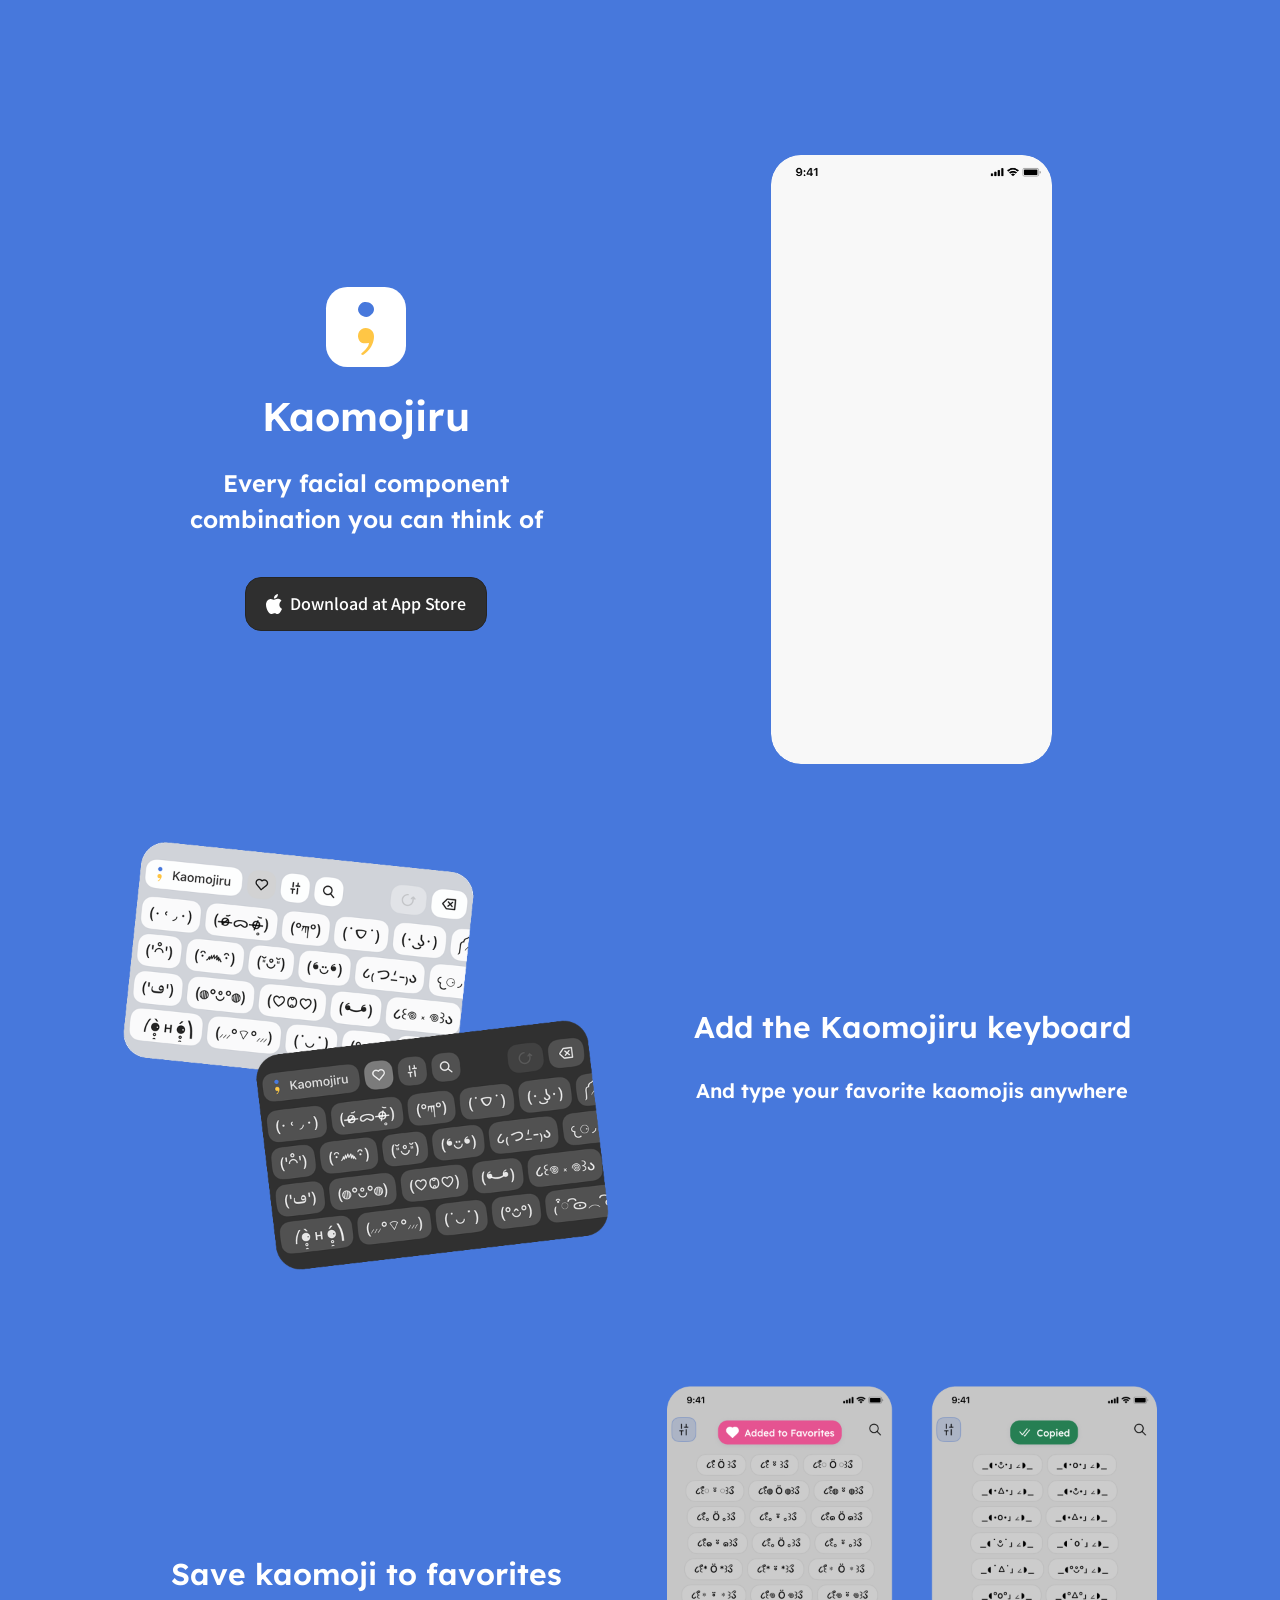
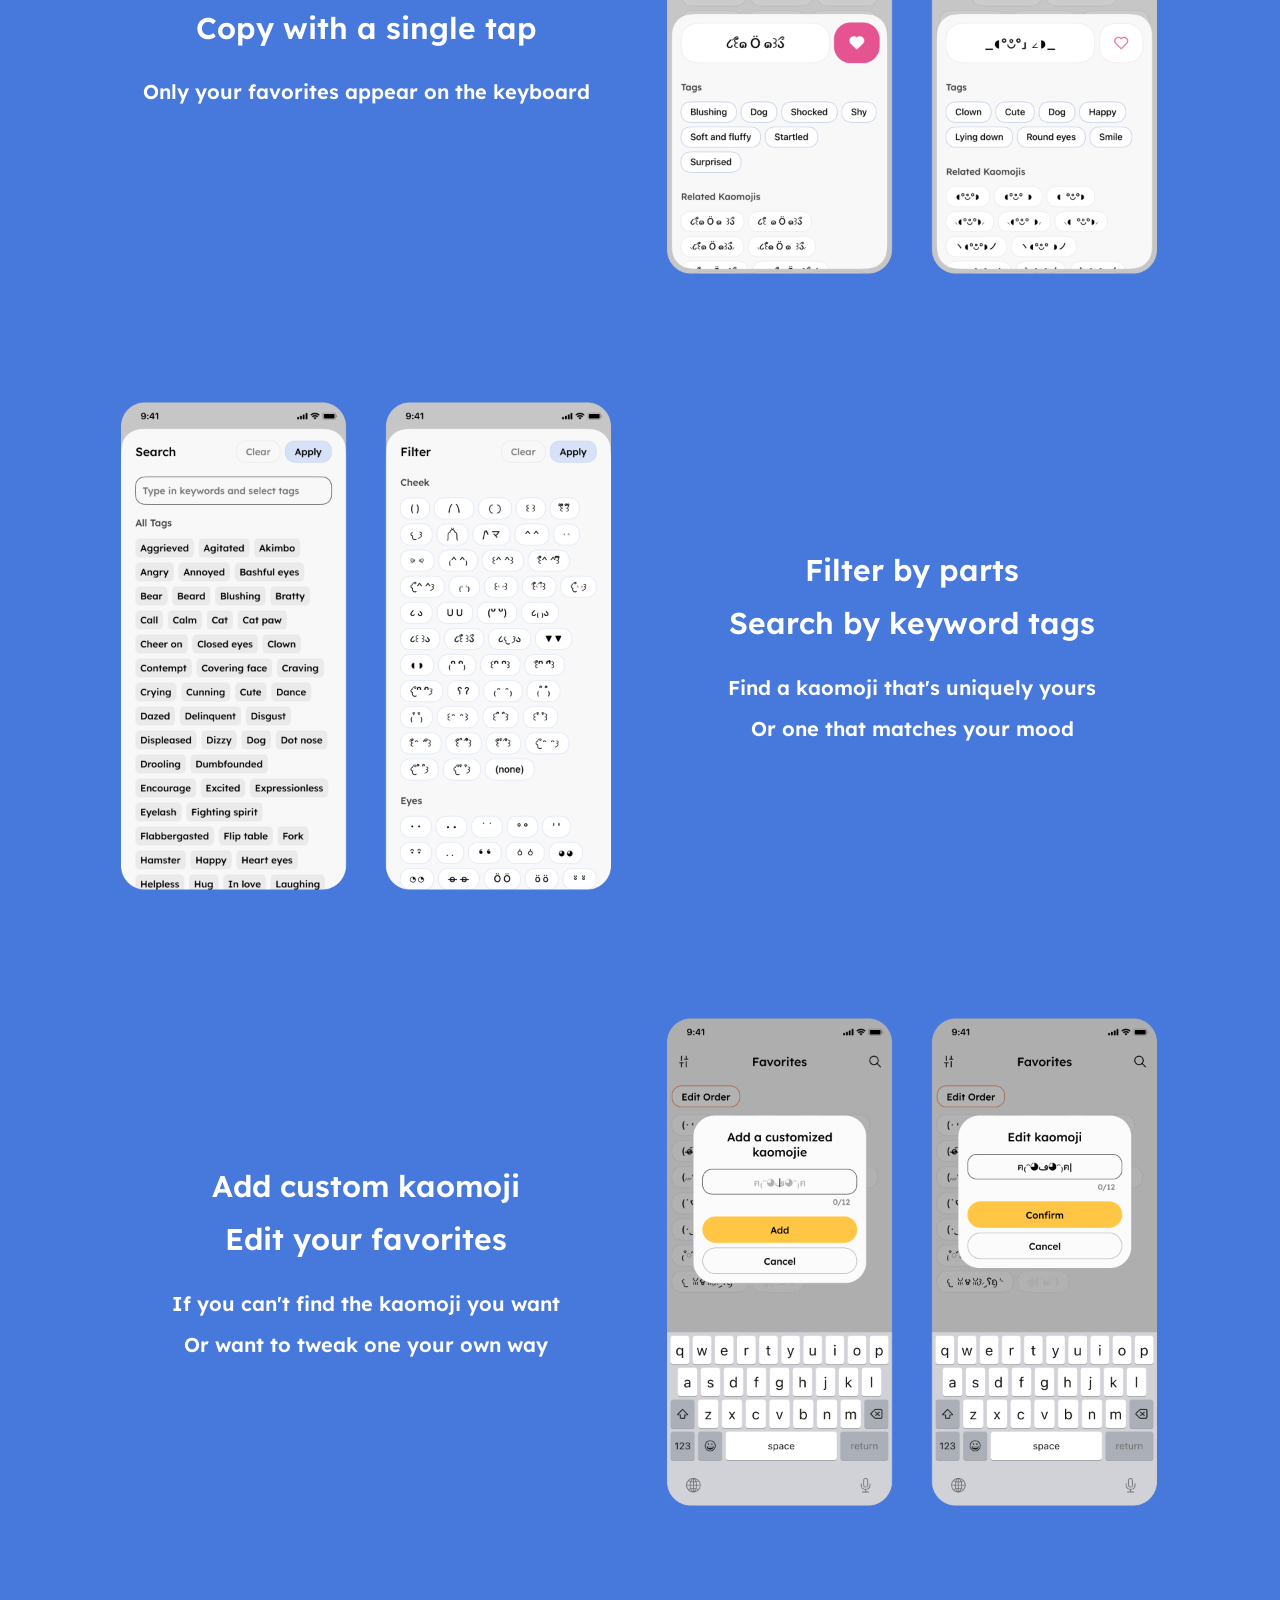
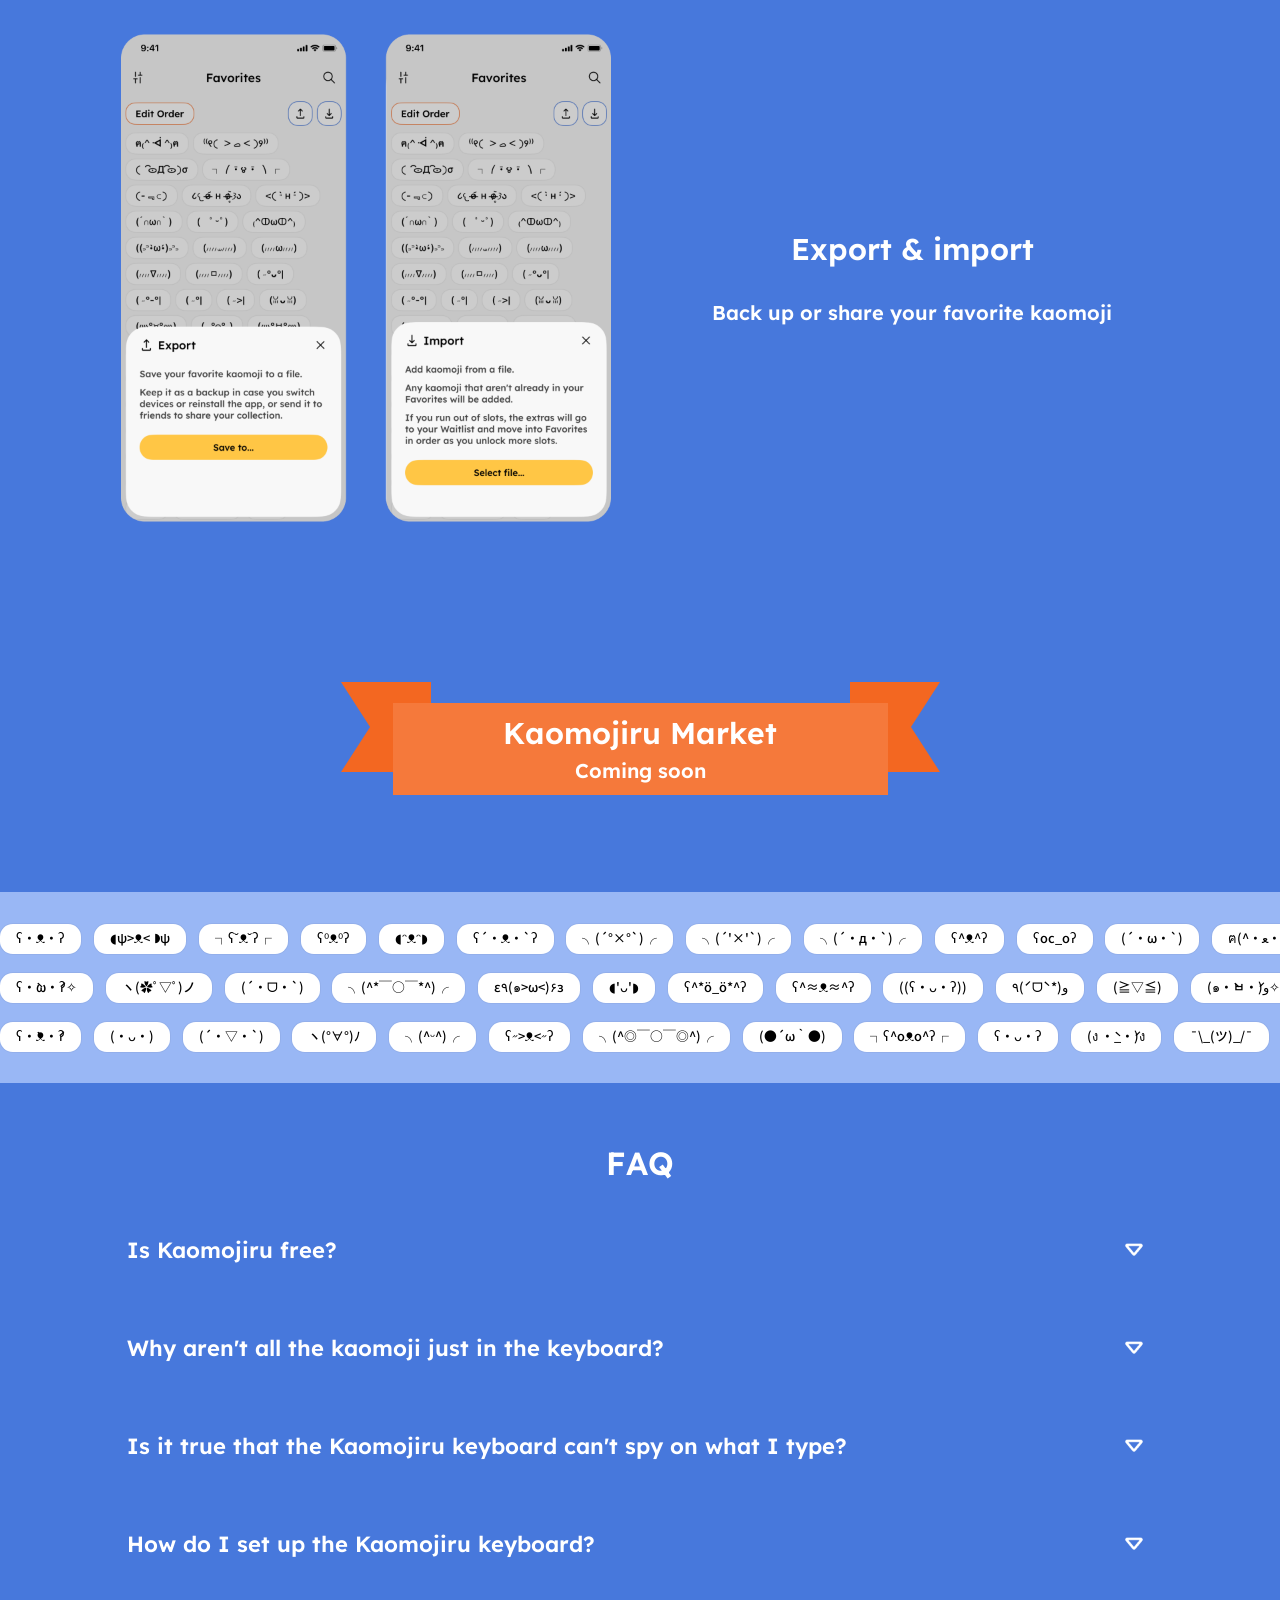
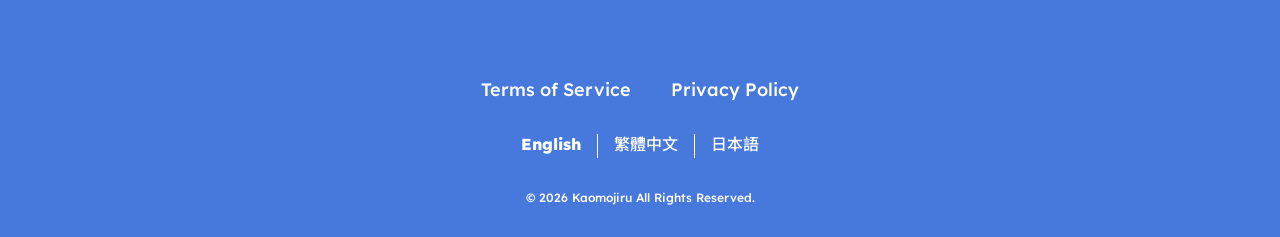
<file: index.html>
<!DOCTYPE html>
<html lang="zh-Hant-TW">
<head>
  <meta charset="UTF-8" />
  <script>
    /* 語言導向：只在首頁（網站根目錄）執行
       1. 使用者曾在 footer 選過語言 → 依記住的選擇
       2. 否則依瀏覽器語言：日文 → 日文版、英文 → 英文版、中文 → 留在中文版
       3. 都不符合 → 英文版
       搜尋引擎爬蟲不導向，避免中文版無法被收錄 */
    (function () {
      if (/bot|crawl|spider|slurp|preview/i.test(navigator.userAgent)) return;
      var lang = null;
      try { lang = localStorage.getItem("kaomojiru-lang"); } catch (e) {}
      if (!lang) {
        var prefs = navigator.languages && navigator.languages.length ? navigator.languages : [navigator.language || ""];
        for (var i = 0; i < prefs.length && !lang; i++) {
          var code = String(prefs[i]).toLowerCase();
          if (code.indexOf("zh") === 0) lang = "zh";
          else if (code.indexOf("ja") === 0) lang = "ja";
          else if (code.indexOf("en") === 0) lang = "en";
        }
        lang = lang || "en";
      }
      if (lang === "en" || lang === "ja") {
        location.replace(lang + "/index.html" + location.search + location.hash);
      }
    })();
  </script>
  <meta name="viewport" content="width=device-width, initial-scale=1.0" />
  <title>顏文個字 Kaomojiru｜你想得到的五官組合，這裡都有</title>
  <link rel="icon" type="image/svg+xml" href="images/favicon.svg" />
  <meta name="description" content="顏文個字：你想得到的五官組合，這裡都有。收藏顏文字、用顏文個字鍵盤隨處輸入。" />
  <link rel="alternate" hreflang="zh-Hant" href="index.html" />
  <link rel="alternate" hreflang="en" href="en/index.html" />
  <link rel="alternate" hreflang="ja" href="ja/index.html" />
  <link rel="preconnect" href="https://fonts.googleapis.com" />
  <link rel="preconnect" href="https://fonts.gstatic.com" crossorigin />
  <link href="https://fonts.googleapis.com/css2?family=Lexend+Deca:wght@500;600;800&family=Noto+Sans+TC:wght@500;600;800&display=swap" rel="stylesheet" />
  <link rel="stylesheet" href="css/style.css?v=4" />
  <script>document.documentElement.classList.add("js");</script>
</head>
<body>
  <!-- Header：滑過第一個 section 後由上方淡入 -->
  <header class="site-header" id="siteHeader">
    <div class="site-header__blur" aria-hidden="true"><span></span><span></span><span></span><span></span><span></span></div>
    <div class="site-header__inner">
      <a class="brand" href="#top">
        <span class="app-icon app-icon--sm" aria-hidden="true">
          <span class="app-icon__mark">
            <img class="app-icon__top" src="images/icons/logo_top.svg" alt="" />
            <img class="app-icon__bottom" src="images/icons/logo_bottom.svg" alt="" />
          </span>
        </span>
        <span class="brand__name">顏文個字</span>
      </a>
      <a class="btn-appstore btn-appstore--sm" href="https://apps.apple.com/tw/app/%E9%A1%8F%E6%96%87%E5%80%8B%E5%AD%97/id6787823834" target="_blank" rel="noopener">
        <img src="images/icons/apple_logo.svg" alt="" width="13.046" height="16" />
        <span>在 App Store 下載</span>
      </a>
    </div>
  </header>

  <main id="top">
    <div class="sections">
      <!-- Section 1：Hero -->
      <section class="section section--hero" id="hero" data-reveal>
        <div class="text-block text-block--hero">
          <div class="hero-title">
            <span class="app-icon app-icon--lg" aria-hidden="true">
              <span class="app-icon__mark">
                <img class="app-icon__top" src="images/icons/logo_top.svg" alt="" />
                <img class="app-icon__bottom" src="images/icons/logo_bottom.svg" alt="" />
              </span>
            </span>
            <h1 class="hero-title__name">顏文個字</h1>
            <p class="hero-title__tagline" data-type>你想得到的五官組合，這裡都有</p>
          </div>
          <a class="btn-appstore" href="https://apps.apple.com/tw/app/%E9%A1%8F%E6%96%87%E5%80%8B%E5%AD%97/id6787823834" target="_blank" rel="noopener">
            <img src="images/icons/apple_logo.svg" alt="" width="16.308" height="20" />
            <span>在 App Store 下載</span>
          </a>
        </div>
        <div class="media media--hero">
          <div class="hero-phone">
            <div class="hero-phone__screen">
              <video class="hero-phone__video" autoplay muted loop playsinline preload="auto" disablepictureinpicture aria-label="顏文個字 App 操作示範影片">
                <source src="videos/video_ch.mp4" type="video/mp4" />
              </video>
              <img class="hero-phone__statusbar" src="images/statusbar.png" alt="" width="844" height="99" />
            </div>
          </div>
        </div>
      </section>

      <!-- Section 2：鍵盤 -->
      <section class="section" data-reveal>
        <div class="media media--keyboard">
          <img src="images/Image_2.png" alt="顏文個字鍵盤（淺色與深色模式）" width="526" height="484" />
        </div>
        <div class="text-block text-block--keyboard">
          <div class="text-block__title">
            <h2 data-type>可新增顏文個字鍵盤</h2>
          </div>
          <div class="text-block__desc">
            <p data-type>就能隨處輸入已收藏的顏文字</p>
          </div>
        </div>
      </section>

      <!-- Section 3：收藏 / 複製 -->
      <section class="section" data-reveal>
        <div class="text-block">
          <div class="text-block__title">
            <h2 data-type>可將顏文字加入收藏</h2>
            <h2 data-type>或直接點擊複製顏文字</h2>
          </div>
          <div class="text-block__desc">
            <p data-type>只有已收藏顏文字會出現在鍵盤</p>
          </div>
        </div>
        <div class="media">
          <img src="images/Image_3_ch.png" alt="將顏文字加入收藏與點擊複製的畫面" width="526" height="568" />
        </div>
      </section>

      <!-- Section 4：篩選 / 標籤 -->
      <section class="section" data-reveal>
        <div class="media">
          <img src="images/Image_4_ch.png" alt="以部件篩選顏文字與關鍵字標籤搜尋的畫面" width="526" height="568" />
        </div>
        <div class="text-block">
          <div class="text-block__title">
            <h2 data-type>可選擇部件來篩選顏文字</h2>
            <h2 data-type>或選擇關鍵字標籤來找尋顏文字</h2>
          </div>
          <div class="text-block__desc">
            <p data-type>找到你的獨特顏文字</p>
            <p data-type>或找到符合心情的顏文字</p>
          </div>
        </div>
      </section>

      <!-- Section 5：自訂 / 編輯 -->
      <section class="section" data-reveal>
        <div class="text-block">
          <div class="text-block__title">
            <h2 data-type>可以新增自訂顏文字</h2>
            <h2 data-type>也可以編輯已收藏的顏文字</h2>
          </div>
          <div class="text-block__desc">
            <p data-type>如果找不到想要的顏文字</p>
            <p data-type>或想自行調整顏文字</p>
          </div>
        </div>
        <div class="media">
          <img src="images/Image_5_ch.png" alt="新增自訂顏文字與編輯顏文字的畫面" width="526" height="568" />
        </div>
      </section>

      <!-- Section 6：匯出 / 匯入 -->
      <section class="section" data-reveal>
        <div class="media">
          <img src="images/Image_6_ch.png" alt="匯出與匯入顏文個字檔案的畫面" width="526" height="568" />
        </div>
        <div class="text-block">
          <div class="text-block__title">
            <h2 data-type>匯出與匯入顏文個字檔案</h2>
          </div>
          <div class="text-block__desc">
            <p data-type>可備份或分享自己的已收藏顏文字</p>
          </div>
        </div>
      </section>

      <!-- Section 7：顏文個字商城 banner -->
      <section class="section section--banner" data-reveal>
        <div class="market-banner">
          <img class="market-banner__side market-banner__side--left" src="images/icons/banner_left.svg" alt="" width="90" height="114" />
          <img class="market-banner__side market-banner__side--right" src="images/icons/banner_right.svg" alt="" width="90" height="114" />
          <div class="market-banner__middle">
            <h2 data-type>顏文個字商城</h2>
            <p data-type>敬請期待</p>
          </div>
        </div>
      </section>
    </div>

    <!-- 滾動顏文字：直接在下方 rolling__set 中增刪按鈕即可 -->
    <section class="rolling" aria-label="顏文字範例（點擊即可複製）" data-reveal>
      <div class="rolling__row" data-direction="left">
        <div class="rolling__set">
          <button class="kaomoji-btn" type="button">ʕ•ᴥ•ʔ</button>
          <button class="kaomoji-btn" type="button">◖ψ&gt;ᴥ&lt;◗ψ</button>
          <button class="kaomoji-btn" type="button">┐ʕ˘ᴥ˘ʔ┌</button>
          <button class="kaomoji-btn" type="button">ʕ⁰ᴥ⁰ʔ</button>
          <button class="kaomoji-btn" type="button">◖ᵔᴥᵔ◗</button>
          <button class="kaomoji-btn" type="button">ʕ´•ᴥ•`ʔ</button>
          <button class="kaomoji-btn" type="button">╮(´°×°`)╭</button>
          <button class="kaomoji-btn" type="button">╮(´'×'`)╭</button>
          <button class="kaomoji-btn" type="button">╮(´•д•`)╭</button>
          <button class="kaomoji-btn" type="button">ʕ^ᴥ^ʔ</button>
          <button class="kaomoji-btn" type="button">ʕoc_oʔ</button>
          <button class="kaomoji-btn" type="button">(´・ω・`)</button>
          <button class="kaomoji-btn" type="button">ฅ(^•ﻌ•^)ฅ</button>
          <button class="kaomoji-btn" type="button">(｡•̀ᴗ-)✧</button>
          <button class="kaomoji-btn" type="button">٩(◕‿◕)۶</button>
          <button class="kaomoji-btn" type="button">٩(๑&gt;◡&lt;๑)۶</button>
        </div>
      </div>
      <div class="rolling__row" data-direction="right">
        <div class="rolling__set">
          <button class="kaomoji-btn" type="button">ʕ•̀ω•́ʔ✧</button>
          <button class="kaomoji-btn" type="button">ヽ(✿ﾟ▽ﾟ)ノ</button>
          <button class="kaomoji-btn" type="button">(´・ᗜ・`)</button>
          <button class="kaomoji-btn" type="button">╮(^*￣○￣*^)╭</button>
          <button class="kaomoji-btn" type="button">ε٩(๑&gt;ω&lt;)۶з</button>
          <button class="kaomoji-btn" type="button">◖'ᴗ'◗</button>
          <button class="kaomoji-btn" type="button">ʕ^*ö_ö*^ʔ</button>
          <button class="kaomoji-btn" type="button">ʕ^≈ᴥ≈^ʔ</button>
          <button class="kaomoji-btn" type="button">((ʕ•ᴗ•ʔ))</button>
          <button class="kaomoji-btn" type="button">٩(ˊᗜˋ*)و</button>
          <button class="kaomoji-btn" type="button">(≧▽≦)</button>
          <button class="kaomoji-btn" type="button">(๑•̀ㅂ•́)و✧</button>
          <button class="kaomoji-btn" type="button">(ﾉ◕ヮ◕)ﾉ*:･ﾟ✧</button>
          <button class="kaomoji-btn" type="button">(￣▽￣)ノ</button>
          <button class="kaomoji-btn" type="button">(っ˘ω˘ς)</button>
          <button class="kaomoji-btn" type="button">U•ᴥ•U</button>
          <button class="kaomoji-btn" type="button">ʕoᴗoʔ</button>
        </div>
      </div>
      <div class="rolling__row" data-direction="left">
        <div class="rolling__set">
          <button class="kaomoji-btn" type="button">ʕ•̀ᴥ•́ʔ</button>
          <button class="kaomoji-btn" type="button">(・ᴗ・)</button>
          <button class="kaomoji-btn" type="button">(´・▽・`)</button>
          <button class="kaomoji-btn" type="button">ヽ(°∀°)ﾉ</button>
          <button class="kaomoji-btn" type="button">╮(^ᵕ^)╭</button>
          <button class="kaomoji-btn" type="button">ʕ˶&gt;ᴥ&lt;˶ʔ</button>
          <button class="kaomoji-btn" type="button">╮(^◎￣○￣◎^)╭</button>
          <button class="kaomoji-btn" type="button">(●´ω｀●)</button>
          <button class="kaomoji-btn" type="button">┐ʕ^oᴥo^ʔ┌</button>
          <button class="kaomoji-btn" type="button">ʕ•ᴗ•ʔ</button>
          <button class="kaomoji-btn" type="button">(ง •̀_•́)ง</button>
          <button class="kaomoji-btn" type="button">¯\_(ツ)_/¯</button>
          <button class="kaomoji-btn" type="button">(✿◠‿◠)</button>
          <button class="kaomoji-btn" type="button">ʕ´•̥ᴥ•̥`ʔ</button>
          <button class="kaomoji-btn" type="button">(＾ω＾)</button>
          <button class="kaomoji-btn" type="button">◖⁰ᴥ⁰◗</button>
        </div>
      </div>
    </section>

    <!-- 常見問題 -->
    <section class="faq" data-reveal>
      <h2 class="faq__heading" data-type>常見問題</h2>
      <div class="faq__list">
        <div class="faq-item">
          <button class="faq-item__question" type="button" aria-expanded="false" aria-controls="faq-a1" id="faq-q1">
            <span>顏文個字 App 需要付費嗎？</span>
            <img class="faq-item__arrow" src="images/Icon_Arrow.png" alt="" width="40" height="40" />
          </button>
          <div class="faq-item__answer" id="faq-a1" role="region" aria-labelledby="faq-q1">
            <div class="faq-item__answer-inner">
              <p>App 本身免費，提供 10 個免費收藏的額度，每觀看一個影片可獲得 2 個收藏額度。</p>
              <p>若購買顏文個字 PRO 則可無限收藏＋去除橫幅廣告。</p>
            </div>
          </div>
        </div>
        <div class="faq-item">
          <button class="faq-item__question" type="button" aria-expanded="false" aria-controls="faq-a2" id="faq-q2">
            <span>為什麼不把所有的顏文字直接放在鍵盤裡？</span>
            <img class="faq-item__arrow" src="images/Icon_Arrow.png" alt="" width="40" height="40" />
          </button>
          <div class="faq-item__answer" id="faq-a2" role="region" aria-labelledby="faq-q2">
            <div class="faq-item__answer-inner">
              <p>顏文個字收錄了許多部件，希望使用者可以盡情拼出自己喜歡的、符合自己心情的顏文字。</p>
              <p>也因此，顏文個字所含有的顏文字個數一共超過 37 億個。</p>
              <p>將這個數量的顏文字直接放在鍵盤裡，不僅不容易快速找到自己想使用的顏文字，鍵盤本身也容易造成卡頓。</p>
              <p>所以希望大家可以時不時開啟顏文個字 App 收藏自己喜歡的、想用的顏文字，方便下次直接切換顏文個字鍵盤來一鍵輸入。</p>
            </div>
          </div>
        </div>
        <div class="faq-item">
          <button class="faq-item__question" type="button" aria-expanded="false" aria-controls="faq-a3" id="faq-q3">
            <span>顏文個字的鍵盤真的不會竊聽輸入？</span>
            <img class="faq-item__arrow" src="images/Icon_Arrow.png" alt="" width="40" height="40" />
          </button>
          <div class="faq-item__answer" id="faq-a3" role="region" aria-labelledby="faq-q3">
            <div class="faq-item__answer-inner">
              <p>是的，如果鍵盤上要有這樣的功能，iOS 系統會要求要讓使用者「允許完整取用」；但在設定顏文個字鍵盤時，您會發現沒有這樣的選項，這正是顏文個字鍵盤完全不可能竊聽使用者的輸入的證明。</p>
            </div>
          </div>
        </div>
        <div class="faq-item">
          <button class="faq-item__question" type="button" aria-expanded="false" aria-controls="faq-a4" id="faq-q4">
            <span>要怎麼設定顏文個字鍵盤呢？</span>
            <img class="faq-item__arrow" src="images/Icon_Arrow.png" alt="" width="40" height="40" />
          </button>
          <div class="faq-item__answer" id="faq-a4" role="region" aria-labelledby="faq-q4">
            <div class="faq-item__answer-inner">
              <p>有許多種方式，您可以直接到 iOS 設定 App 上後選擇「一般」&gt;「鍵盤」&gt;「新增鍵盤」，找到「第三方鍵盤」下方的「顏文個字鍵盤」；或是在切換輸入鍵盤時選擇最上方的「鍵盤設定」，畫面跳轉至 iOS 設定 App 上後選擇「鍵盤」&gt;「新增鍵盤」，後面步驟相同。</p>
              <p>或者是開啟顏文個字 App 進入「設定」頁，選擇「鍵盤設定方法」，滑到最下方點擊「前往『設定』」，點擊「鍵盤」後開啟顏文個字鍵盤。</p>
            </div>
          </div>
        </div>
      </div>
    </section>
  </main>

  <footer class="site-footer">
    <nav class="site-footer__legal" aria-label="法律資訊">
      <a href="terms.html">使用條款</a>
      <a href="privacy.html">隱私權政策</a>
    </nav>
    <nav class="site-footer__lang" aria-label="語言">
      <a href="en/index.html" data-lang="en" lang="en">English</a>
      <span class="site-footer__divider" aria-hidden="true"></span>
      <a href="index.html" data-lang="zh" aria-current="page">繁體中文</a>
      <span class="site-footer__divider" aria-hidden="true"></span>
      <a href="ja/index.html" data-lang="ja" lang="ja">日本語</a>
    </nav>
    <p class="site-footer__copy">© 2026 Kaomojiru All Rights Reserved.</p>
  </footer>

  <div class="toast" id="toast" role="status" aria-live="polite"></div>

  <script src="js/main.js?v=4"></script>
</body>
</html>
</file>
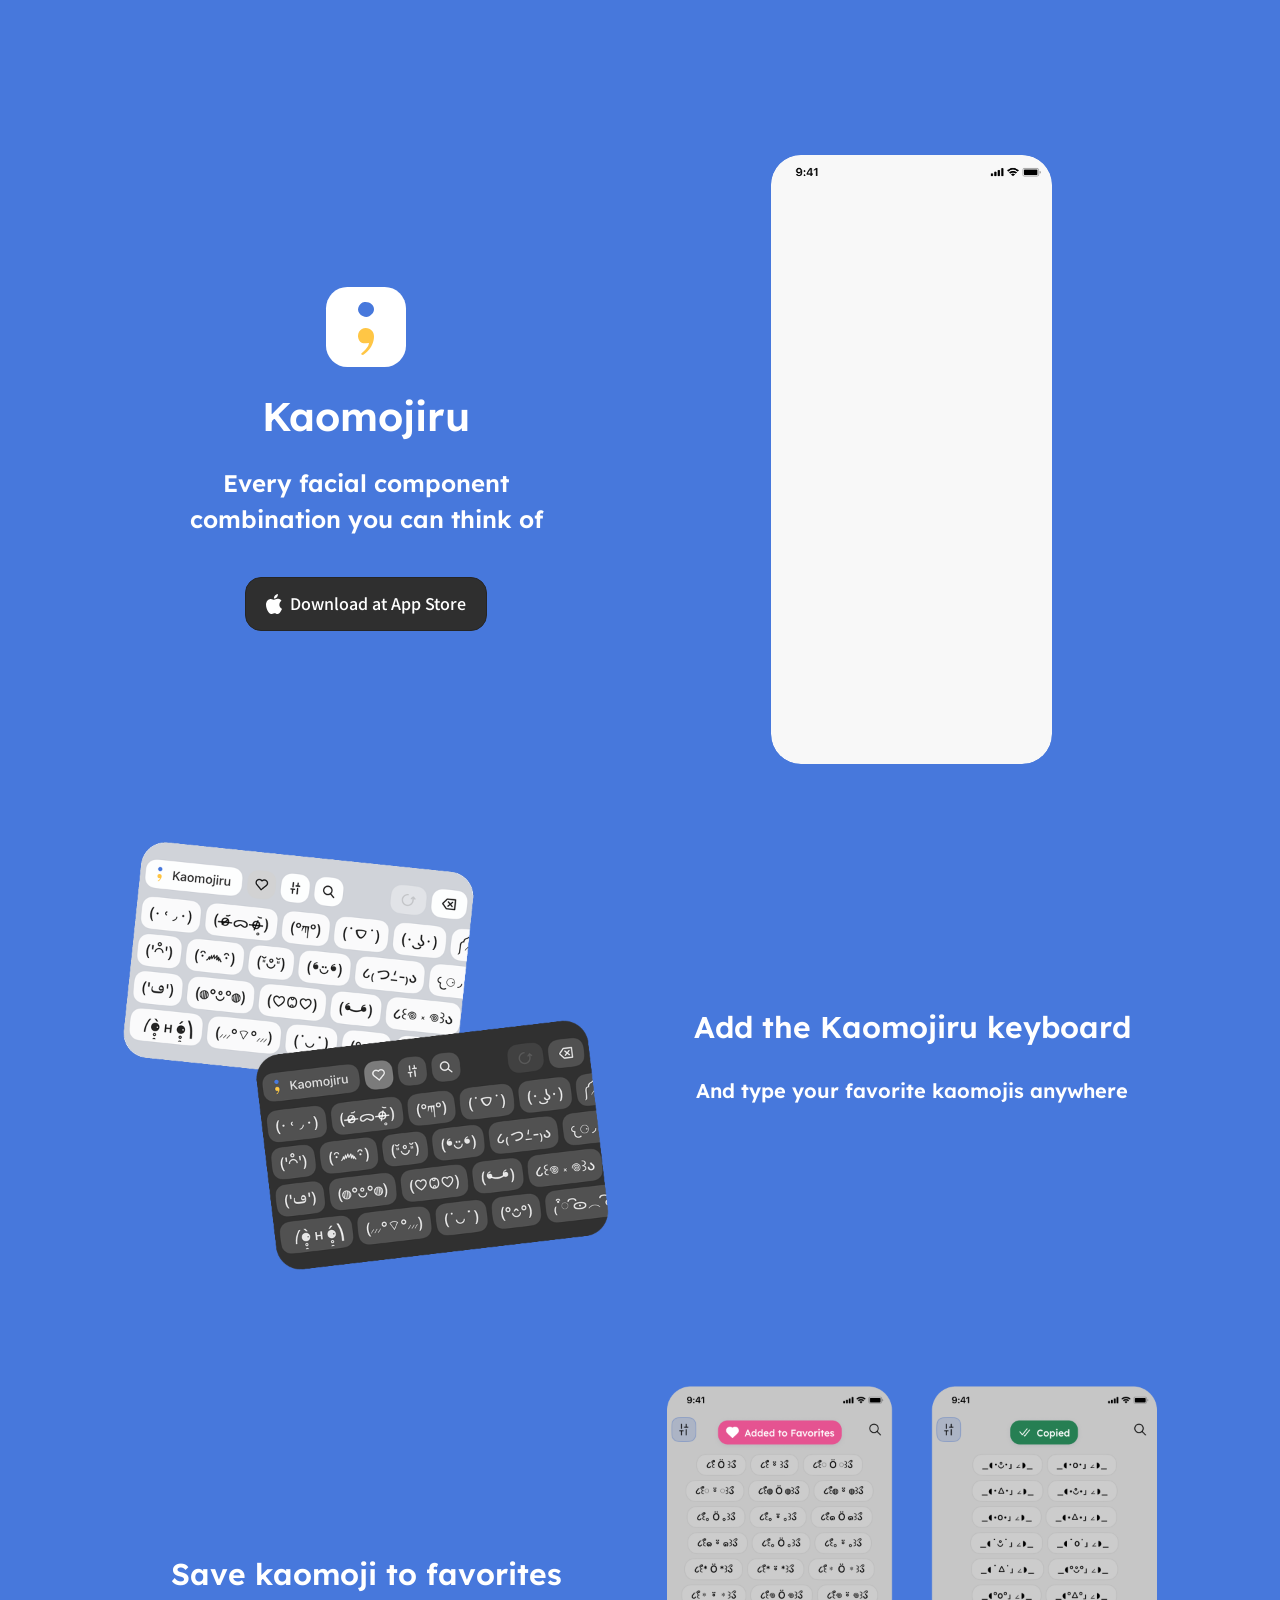
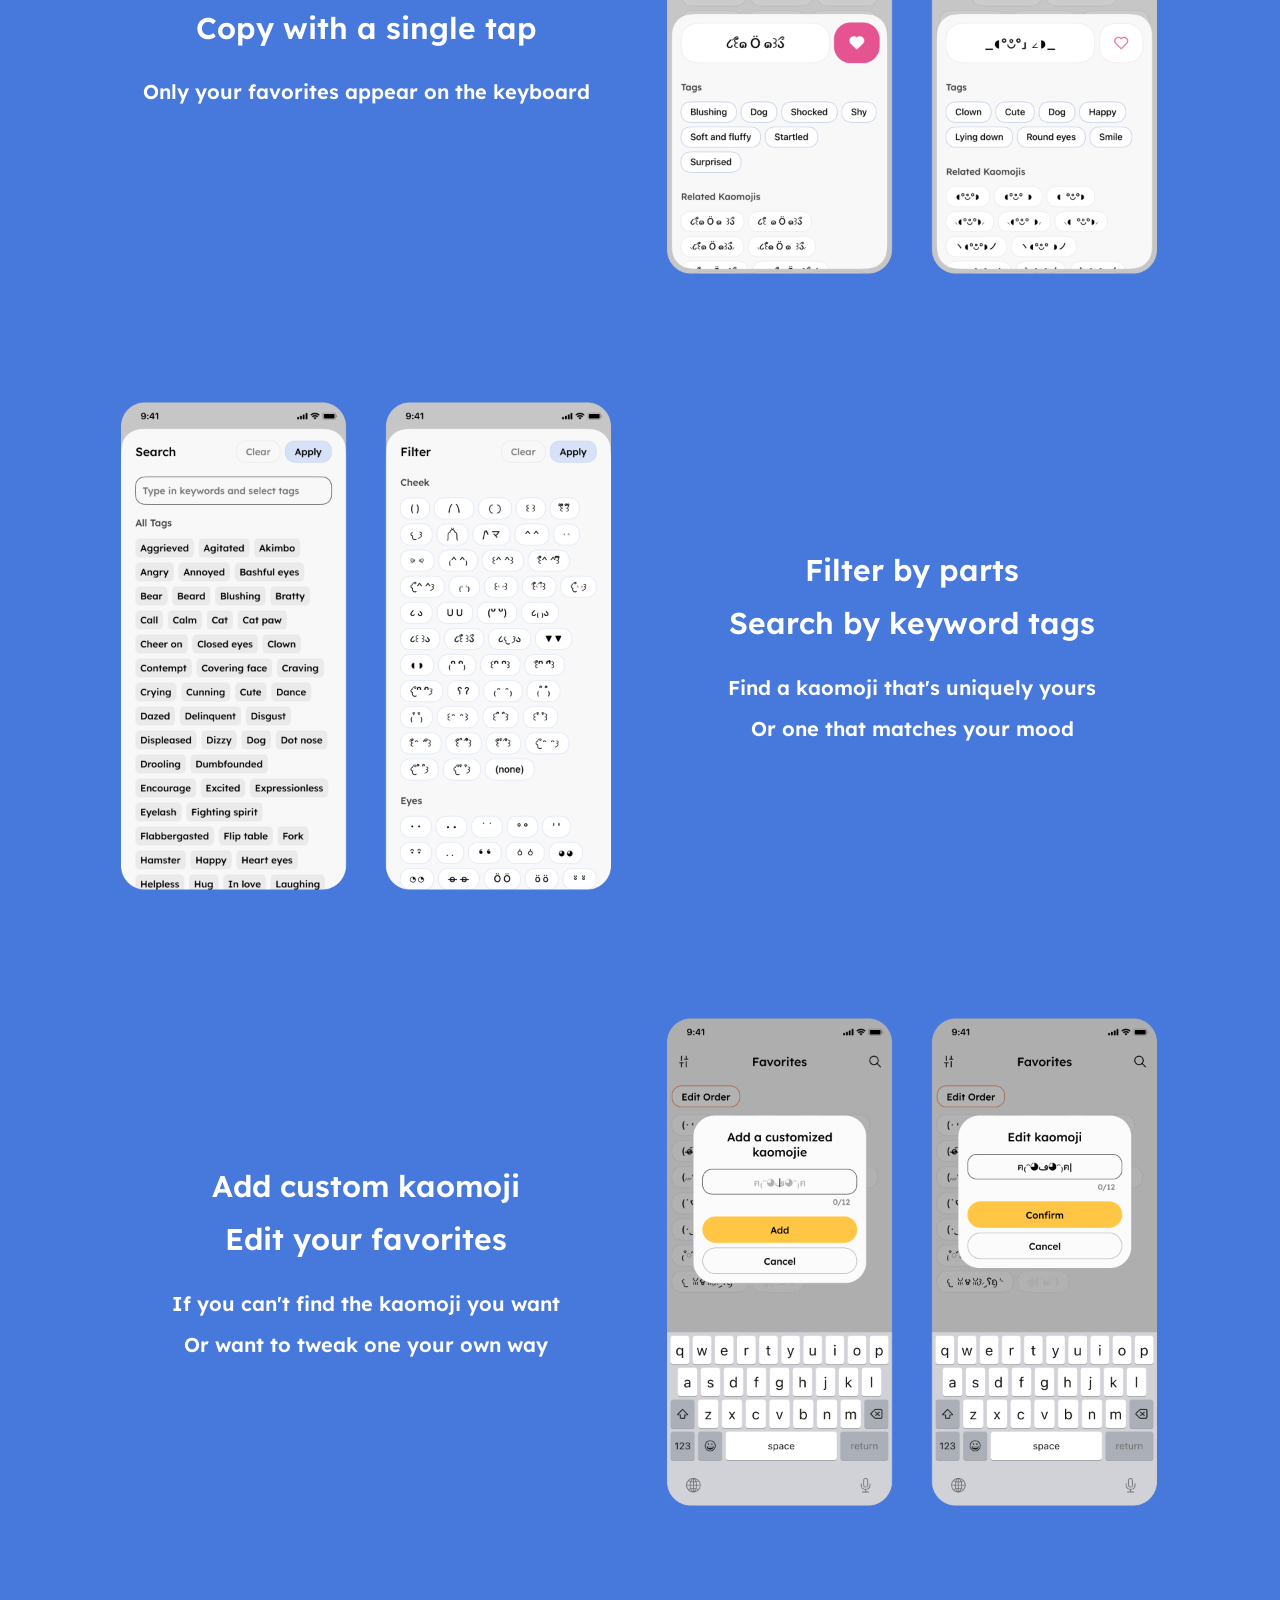
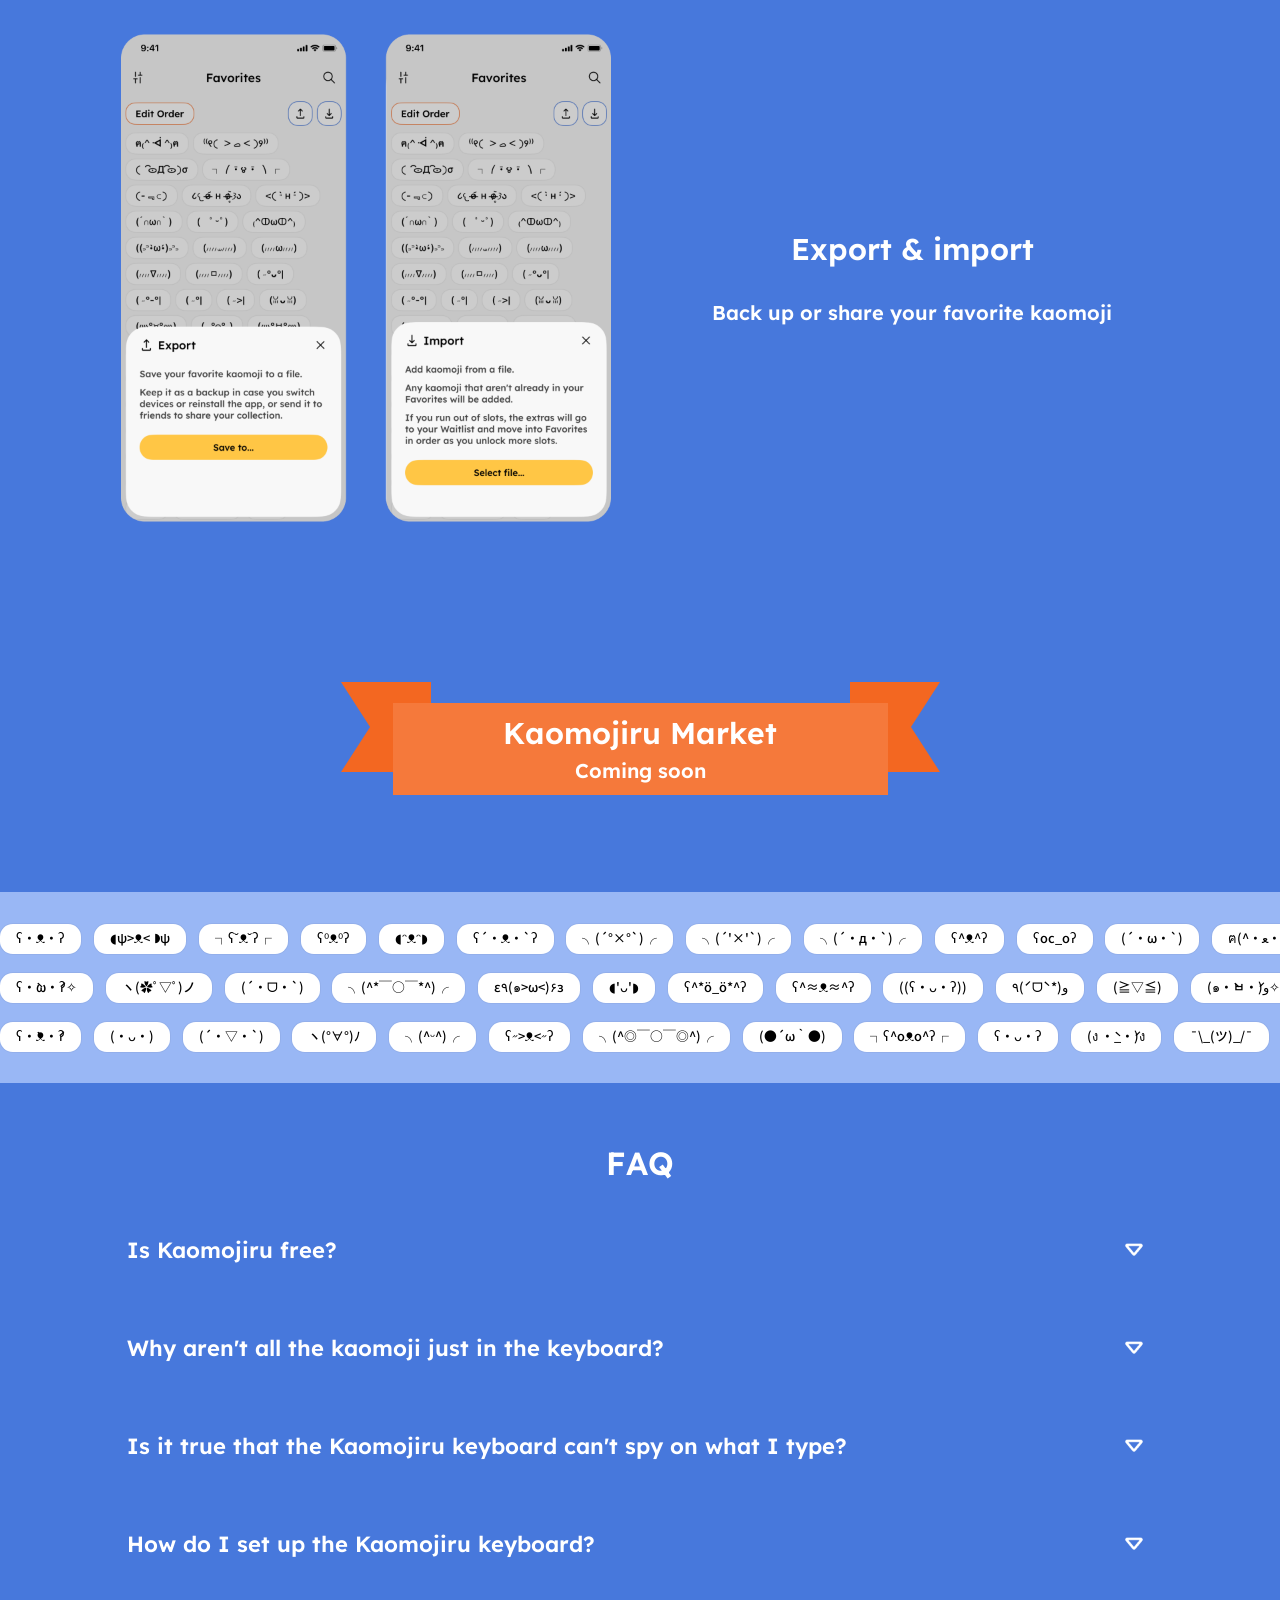
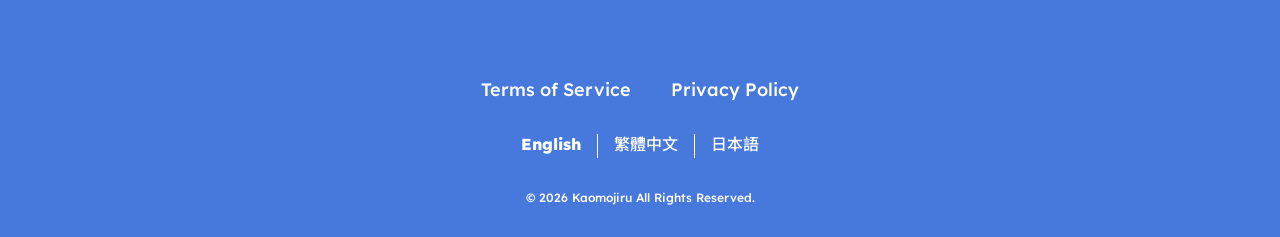
<file: en/index.html>
<!DOCTYPE html>
<html lang="en">
<head>
  <meta charset="UTF-8" />
  <meta name="viewport" content="width=device-width, initial-scale=1.0" />
  <title>Kaomojiru | Every facial component combination you can think of</title>
  <link rel="icon" type="image/svg+xml" href="../images/favicon.svg" />
  <meta name="description" content="Kaomojiru: every facial component combination you can think of. Save your favorite kaomoji and type them anywhere with the Kaomojiru keyboard." />
  <link rel="alternate" hreflang="zh-Hant" href="../index.html" />
  <link rel="alternate" hreflang="en" href="index.html" />
  <link rel="alternate" hreflang="ja" href="../ja/index.html" />
  <link rel="preconnect" href="https://fonts.googleapis.com" />
  <link rel="preconnect" href="https://fonts.gstatic.com" crossorigin />
  <link href="https://fonts.googleapis.com/css2?family=Lexend+Deca:wght@500;600;800&family=Noto+Sans+TC:wght@500;600;800&display=swap" rel="stylesheet" />
  <link rel="stylesheet" href="../css/style.css?v=4" />
  <script>document.documentElement.classList.add("js");</script>
</head>
<body>
  <!-- Header: fades in from the top after scrolling past the first section -->
  <header class="site-header" id="siteHeader">
    <div class="site-header__blur" aria-hidden="true"><span></span><span></span><span></span><span></span><span></span></div>
    <div class="site-header__inner">
      <a class="brand" href="#top">
        <span class="app-icon app-icon--sm" aria-hidden="true">
          <span class="app-icon__mark">
            <img class="app-icon__top" src="../images/icons/logo_top.svg" alt="" />
            <img class="app-icon__bottom" src="../images/icons/logo_bottom.svg" alt="" />
          </span>
        </span>
        <span class="brand__name">Kaomojiru</span>
      </a>
      <a class="btn-appstore btn-appstore--sm" href="https://apps.apple.com/us/app/kaomojiru/id6787823834" target="_blank" rel="noopener">
        <img src="../images/icons/apple_logo.svg" alt="" width="13.046" height="16" />
        <span>Download at App Store</span>
      </a>
    </div>
  </header>

  <main id="top">
    <div class="sections">
      <!-- Section 1: Hero -->
      <section class="section section--hero" id="hero" data-reveal>
        <div class="text-block text-block--hero">
          <div class="hero-title">
            <span class="app-icon app-icon--lg" aria-hidden="true">
              <span class="app-icon__mark">
                <img class="app-icon__top" src="../images/icons/logo_top.svg" alt="" />
                <img class="app-icon__bottom" src="../images/icons/logo_bottom.svg" alt="" />
              </span>
            </span>
            <h1 class="hero-title__name">Kaomojiru</h1>
            <p class="hero-title__tagline" data-type>Every facial component combination you can think of</p>
          </div>
          <a class="btn-appstore" href="https://apps.apple.com/us/app/kaomojiru/id6787823834" target="_blank" rel="noopener">
            <img src="../images/icons/apple_logo.svg" alt="" width="16.308" height="20" />
            <span>Download at App Store</span>
          </a>
        </div>
        <div class="media media--hero">
          <div class="hero-phone">
            <div class="hero-phone__screen">
              <video class="hero-phone__video" autoplay muted loop playsinline preload="auto" disablepictureinpicture aria-label="Kaomojiru app demo video">
                <source src="../videos/video_en.mp4" type="video/mp4" />
              </video>
              <img class="hero-phone__statusbar" src="../images/statusbar.png" alt="" width="844" height="99" />
            </div>
          </div>
        </div>
      </section>

      <!-- Section 2: Keyboard -->
      <section class="section" data-reveal>
        <div class="media media--keyboard">
          <img src="../images/Image_2.png" alt="The Kaomojiru keyboard in light and dark mode" width="526" height="484" />
        </div>
        <div class="text-block text-block--keyboard">
          <div class="text-block__title">
            <h2 data-type>Add the Kaomojiru keyboard</h2>
          </div>
          <div class="text-block__desc">
            <p data-type>And type your favorite kaomojis anywhere</p>
          </div>
        </div>
      </section>

      <!-- Section 3: Favorites / Copy -->
      <section class="section" data-reveal>
        <div class="text-block">
          <div class="text-block__title">
            <h2 data-type>Save kaomoji to favorites</h2>
            <h2 data-type>Copy with a single tap</h2>
          </div>
          <div class="text-block__desc">
            <p data-type>Only your favorites appear on the keyboard</p>
          </div>
        </div>
        <div class="media">
          <img src="../images/Image_3_eng.png" alt="Saving a kaomoji to favorites and copying it with a tap" width="526" height="568" />
        </div>
      </section>

      <!-- Section 4: Filter / Tags -->
      <section class="section" data-reveal>
        <div class="media">
          <img src="../images/Image_4_eng.png" alt="Filtering kaomoji by parts and searching by keyword tags" width="526" height="568" />
        </div>
        <div class="text-block">
          <div class="text-block__title">
            <h2 data-type>Filter by parts</h2>
            <h2 data-type>Search by keyword tags</h2>
          </div>
          <div class="text-block__desc">
            <p data-type>Find a kaomoji that's uniquely yours</p>
            <p data-type>Or one that matches your mood</p>
          </div>
        </div>
      </section>

      <!-- Section 5: Custom / Edit -->
      <section class="section" data-reveal>
        <div class="text-block">
          <div class="text-block__title">
            <h2 data-type>Add custom kaomoji</h2>
            <h2 data-type>Edit your favorites</h2>
          </div>
          <div class="text-block__desc">
            <p data-type>If you can't find the kaomoji you want</p>
            <p data-type>Or want to tweak one your own way</p>
          </div>
        </div>
        <div class="media">
          <img src="../images/Image_5_eng.png" alt="Adding a custom kaomoji and editing a saved kaomoji" width="526" height="568" />
        </div>
      </section>

      <!-- Section 6: Export / Import -->
      <section class="section" data-reveal>
        <div class="media">
          <img src="../images/Image_6_eng.png" alt="Exporting and importing a Kaomojiru file" width="526" height="568" />
        </div>
        <div class="text-block">
          <div class="text-block__title">
            <h2 data-type>Export &amp; import</h2>
          </div>
          <div class="text-block__desc">
            <p data-type>Back up or share your favorite kaomoji</p>
          </div>
        </div>
      </section>

      <!-- Section 7: Kaomojiru Market banner -->
      <section class="section section--banner" data-reveal>
        <div class="market-banner">
          <img class="market-banner__side market-banner__side--left" src="../images/icons/banner_left.svg" alt="" width="90" height="114" />
          <img class="market-banner__side market-banner__side--right" src="../images/icons/banner_right.svg" alt="" width="90" height="114" />
          <div class="market-banner__middle">
            <h2 data-type>Kaomojiru Market</h2>
            <p data-type>Coming soon</p>
          </div>
        </div>
      </section>
    </div>

    <!-- Rolling kaomoji: add or remove buttons inside each rolling__set -->
    <section class="rolling" aria-label="Kaomoji examples (tap to copy)" data-reveal>
      <div class="rolling__row" data-direction="left">
        <div class="rolling__set">
          <button class="kaomoji-btn" type="button">ʕ•ᴥ•ʔ</button>
          <button class="kaomoji-btn" type="button">◖ψ&gt;ᴥ&lt;◗ψ</button>
          <button class="kaomoji-btn" type="button">┐ʕ˘ᴥ˘ʔ┌</button>
          <button class="kaomoji-btn" type="button">ʕ⁰ᴥ⁰ʔ</button>
          <button class="kaomoji-btn" type="button">◖ᵔᴥᵔ◗</button>
          <button class="kaomoji-btn" type="button">ʕ´•ᴥ•`ʔ</button>
          <button class="kaomoji-btn" type="button">╮(´°×°`)╭</button>
          <button class="kaomoji-btn" type="button">╮(´'×'`)╭</button>
          <button class="kaomoji-btn" type="button">╮(´•д•`)╭</button>
          <button class="kaomoji-btn" type="button">ʕ^ᴥ^ʔ</button>
          <button class="kaomoji-btn" type="button">ʕoc_oʔ</button>
          <button class="kaomoji-btn" type="button">(´・ω・`)</button>
          <button class="kaomoji-btn" type="button">ฅ(^•ﻌ•^)ฅ</button>
          <button class="kaomoji-btn" type="button">(｡•̀ᴗ-)✧</button>
          <button class="kaomoji-btn" type="button">٩(◕‿◕)۶</button>
          <button class="kaomoji-btn" type="button">٩(๑&gt;◡&lt;๑)۶</button>
        </div>
      </div>
      <div class="rolling__row" data-direction="right">
        <div class="rolling__set">
          <button class="kaomoji-btn" type="button">ʕ•̀ω•́ʔ✧</button>
          <button class="kaomoji-btn" type="button">ヽ(✿ﾟ▽ﾟ)ノ</button>
          <button class="kaomoji-btn" type="button">(´・ᗜ・`)</button>
          <button class="kaomoji-btn" type="button">╮(^*￣○￣*^)╭</button>
          <button class="kaomoji-btn" type="button">ε٩(๑&gt;ω&lt;)۶з</button>
          <button class="kaomoji-btn" type="button">◖'ᴗ'◗</button>
          <button class="kaomoji-btn" type="button">ʕ^*ö_ö*^ʔ</button>
          <button class="kaomoji-btn" type="button">ʕ^≈ᴥ≈^ʔ</button>
          <button class="kaomoji-btn" type="button">((ʕ•ᴗ•ʔ))</button>
          <button class="kaomoji-btn" type="button">٩(ˊᗜˋ*)و</button>
          <button class="kaomoji-btn" type="button">(≧▽≦)</button>
          <button class="kaomoji-btn" type="button">(๑•̀ㅂ•́)و✧</button>
          <button class="kaomoji-btn" type="button">(ﾉ◕ヮ◕)ﾉ*:･ﾟ✧</button>
          <button class="kaomoji-btn" type="button">(￣▽￣)ノ</button>
          <button class="kaomoji-btn" type="button">(っ˘ω˘ς)</button>
          <button class="kaomoji-btn" type="button">U•ᴥ•U</button>
          <button class="kaomoji-btn" type="button">ʕoᴗoʔ</button>
        </div>
      </div>
      <div class="rolling__row" data-direction="left">
        <div class="rolling__set">
          <button class="kaomoji-btn" type="button">ʕ•̀ᴥ•́ʔ</button>
          <button class="kaomoji-btn" type="button">(・ᴗ・)</button>
          <button class="kaomoji-btn" type="button">(´・▽・`)</button>
          <button class="kaomoji-btn" type="button">ヽ(°∀°)ﾉ</button>
          <button class="kaomoji-btn" type="button">╮(^ᵕ^)╭</button>
          <button class="kaomoji-btn" type="button">ʕ˶&gt;ᴥ&lt;˶ʔ</button>
          <button class="kaomoji-btn" type="button">╮(^◎￣○￣◎^)╭</button>
          <button class="kaomoji-btn" type="button">(●´ω｀●)</button>
          <button class="kaomoji-btn" type="button">┐ʕ^oᴥo^ʔ┌</button>
          <button class="kaomoji-btn" type="button">ʕ•ᴗ•ʔ</button>
          <button class="kaomoji-btn" type="button">(ง •̀_•́)ง</button>
          <button class="kaomoji-btn" type="button">¯\_(ツ)_/¯</button>
          <button class="kaomoji-btn" type="button">(✿◠‿◠)</button>
          <button class="kaomoji-btn" type="button">ʕ´•̥ᴥ•̥`ʔ</button>
          <button class="kaomoji-btn" type="button">(＾ω＾)</button>
          <button class="kaomoji-btn" type="button">◖⁰ᴥ⁰◗</button>
        </div>
      </div>
    </section>

    <!-- FAQ -->
    <section class="faq" data-reveal>
      <h2 class="faq__heading" data-type>FAQ</h2>
      <div class="faq__list">
        <div class="faq-item">
          <button class="faq-item__question" type="button" aria-expanded="false" aria-controls="faq-a1" id="faq-q1">
            <span>Is Kaomojiru free?</span>
            <img class="faq-item__arrow" src="../images/Icon_Arrow.png" alt="" width="40" height="40" />
          </button>
          <div class="faq-item__answer" id="faq-a1" role="region" aria-labelledby="faq-q1">
            <div class="faq-item__answer-inner">
              <p>The app itself is free and comes with 10 favorite slots. Each video you watch earns you 2 more slots.</p>
              <p>Purchasing Kaomojiru PRO gives you unlimited favorites and removes banner ads.</p>
            </div>
          </div>
        </div>
        <div class="faq-item">
          <button class="faq-item__question" type="button" aria-expanded="false" aria-controls="faq-a2" id="faq-q2">
            <span>Why aren't all the kaomoji just in the keyboard?</span>
            <img class="faq-item__arrow" src="../images/Icon_Arrow.png" alt="" width="40" height="40" />
          </button>
          <div class="faq-item__answer" id="faq-a2" role="region" aria-labelledby="faq-q2">
            <div class="faq-item__answer-inner">
              <p>Kaomojiru comes with a huge range of parts, so you can freely build kaomoji you love and ones that match your mood.</p>
              <p>That's why Kaomojiru contains over 3.7 billion kaomoji in total.</p>
              <p>With that many kaomoji in the keyboard, finding the one you want would be slow, and the keyboard itself could start to lag.</p>
              <p>So we hope you'll open the Kaomojiru app every now and then to save the kaomoji you love and want to use. Next time, just switch to the Kaomojiru keyboard and enter them with a single tap.</p>
            </div>
          </div>
        </div>
        <div class="faq-item">
          <button class="faq-item__question" type="button" aria-expanded="false" aria-controls="faq-a3" id="faq-q3">
            <span>Is it true that the Kaomojiru keyboard can't spy on what I type?</span>
            <img class="faq-item__arrow" src="../images/Icon_Arrow.png" alt="" width="40" height="40" />
          </button>
          <div class="faq-item__answer" id="faq-a3" role="region" aria-labelledby="faq-q3">
            <div class="faq-item__answer-inner">
              <p>Yes. On iOS, a keyboard can only send data off your device if you turn on "Allow Full Access." When you set up the Kaomojiru keyboard, you'll notice this option isn't there at all. This proves the Kaomojiru keyboard has no way to collect or send out anything you type.</p>
            </div>
          </div>
        </div>
        <div class="faq-item">
          <button class="faq-item__question" type="button" aria-expanded="false" aria-controls="faq-a4" id="faq-q4">
            <span>How do I set up the Kaomojiru keyboard?</span>
            <img class="faq-item__arrow" src="../images/Icon_Arrow.png" alt="" width="40" height="40" />
          </button>
          <div class="faq-item__answer" id="faq-a4" role="region" aria-labelledby="faq-q4">
            <div class="faq-item__answer-inner">
              <p>There are a few ways. Open the iOS Settings app and go to General &gt; Keyboard &gt; Keyboards &gt; Add New Keyboard…, then select Kaomojiru under Third-Party Keyboards. You can also tap Keyboard Settings… at the top of the menu when switching keyboards. Once the Settings app opens, go to Keyboards &gt; Add New Keyboard… and follow the same steps.</p>
              <p>You can also set it up from the Kaomojiru app. Go to the Settings tab, choose How to Set Up the Keyboard, scroll to the bottom, and tap Go to Settings. Then tap Keyboards and turn on Kaomojiru.</p>
            </div>
          </div>
        </div>
      </div>
    </section>
  </main>

  <footer class="site-footer">
    <nav class="site-footer__legal" aria-label="Legal">
      <a href="terms.html">Terms of Service</a>
      <a href="privacy.html">Privacy Policy</a>
    </nav>
    <nav class="site-footer__lang" aria-label="Language">
      <a href="index.html" data-lang="en" aria-current="page">English</a>
      <span class="site-footer__divider" aria-hidden="true"></span>
      <a href="../index.html" data-lang="zh" lang="zh-Hant">繁體中文</a>
      <span class="site-footer__divider" aria-hidden="true"></span>
      <a href="../ja/index.html" data-lang="ja" lang="ja">日本語</a>
    </nav>
    <p class="site-footer__copy">© 2026 Kaomojiru All Rights Reserved.</p>
  </footer>

  <div class="toast" id="toast" role="status" aria-live="polite"></div>

  <script src="../js/main.js?v=4"></script>
</body>
</html>
</file>
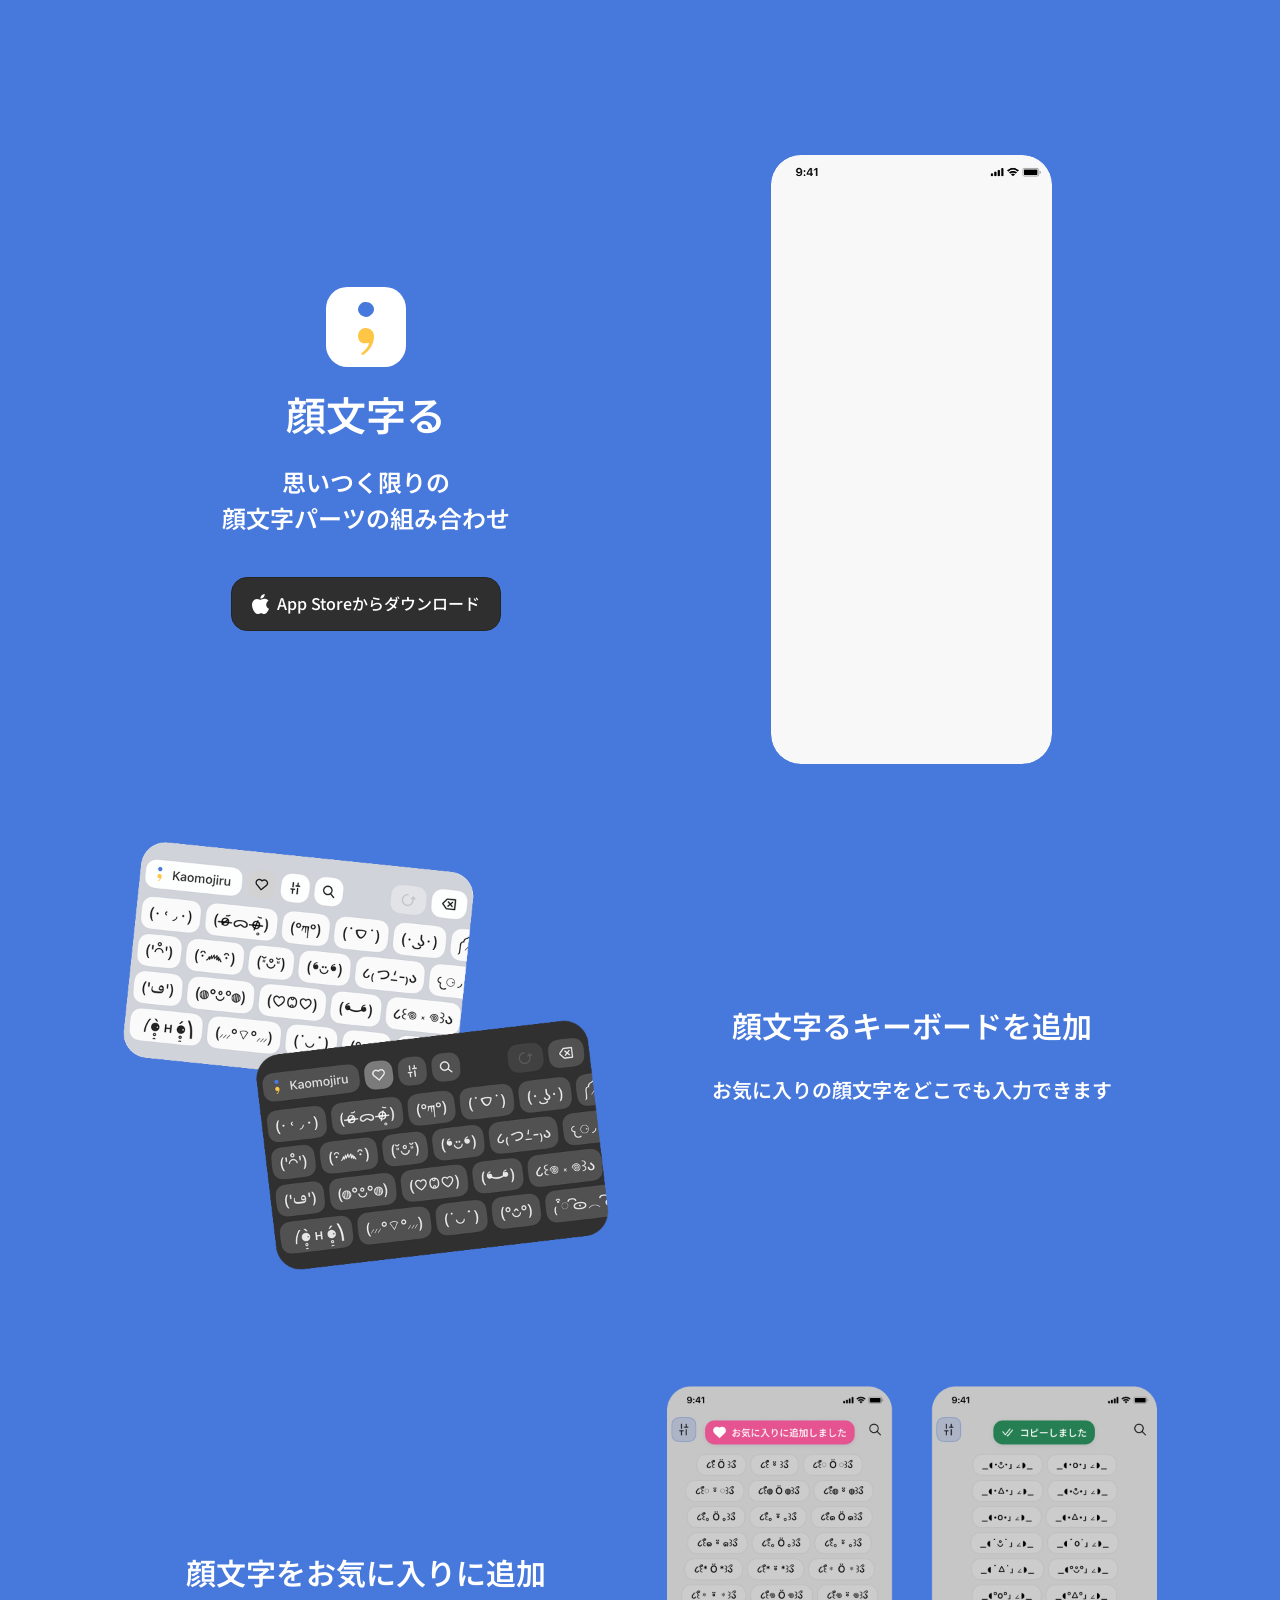
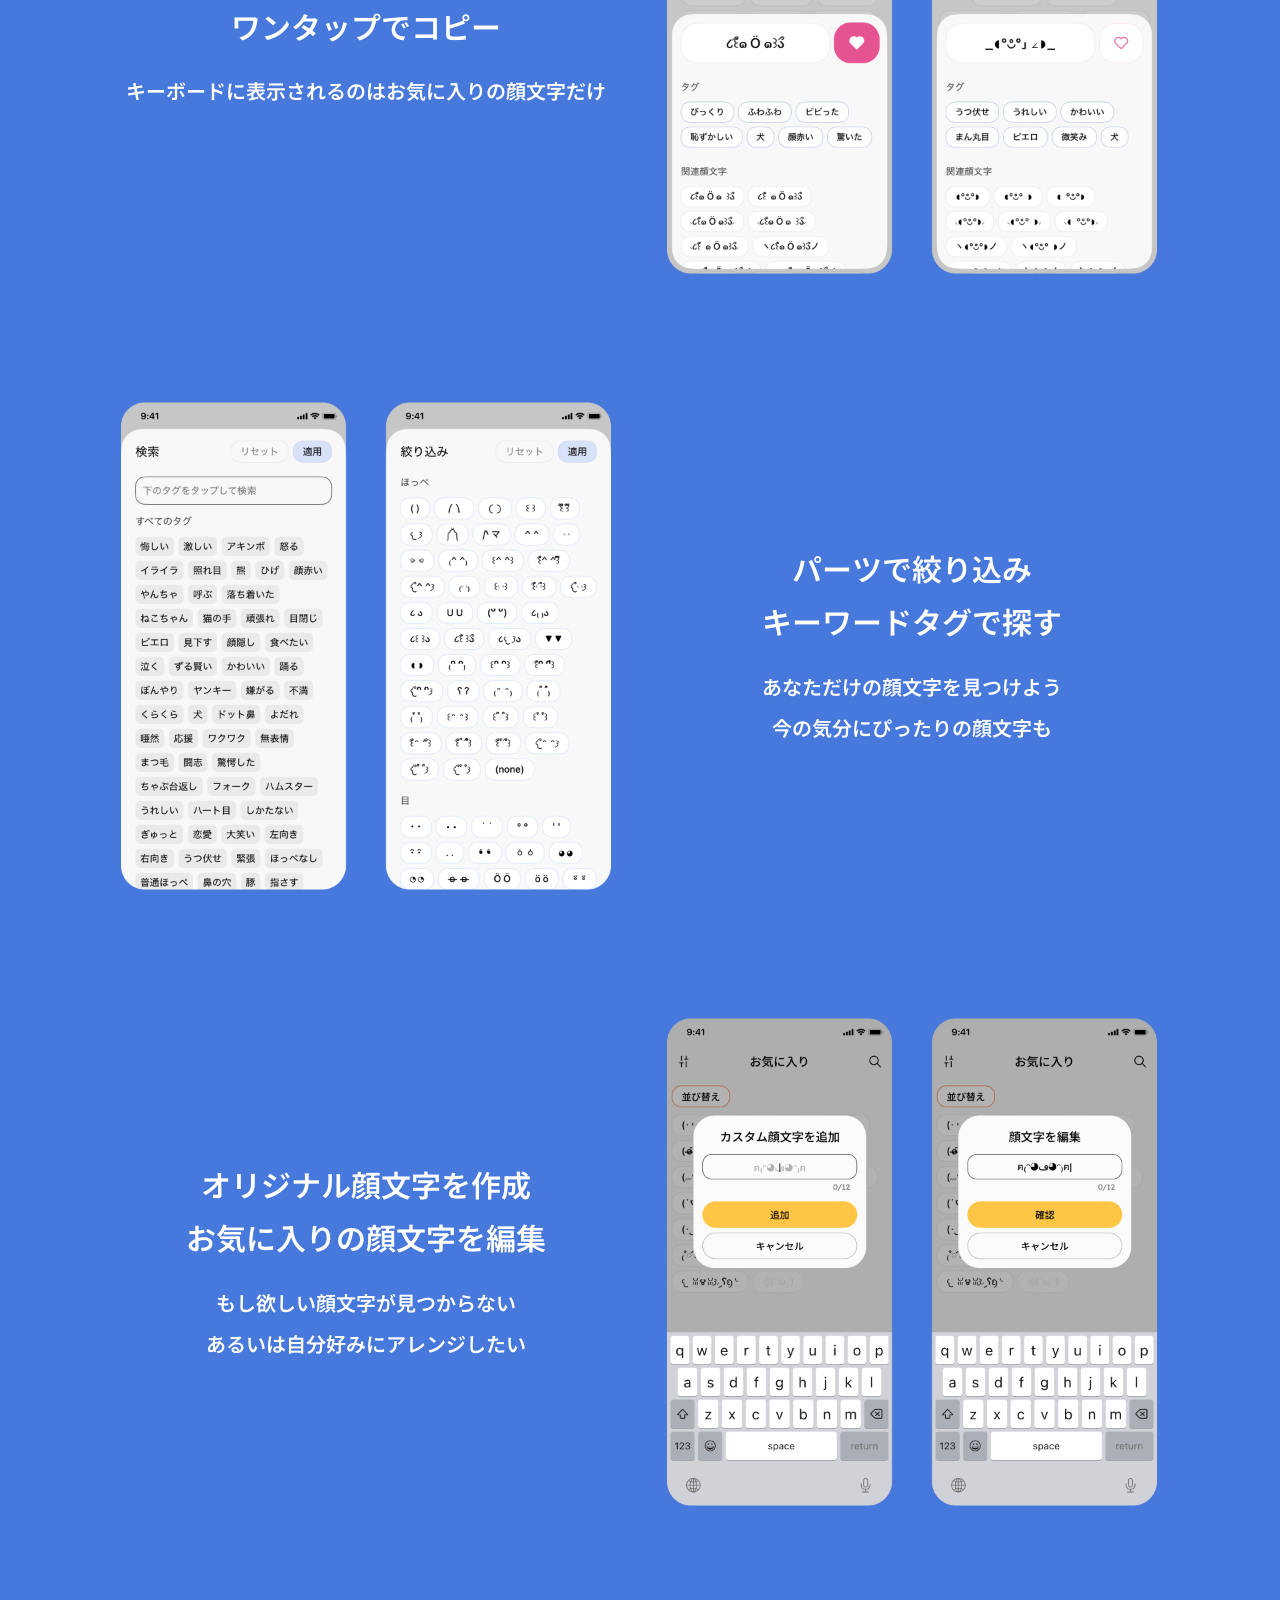
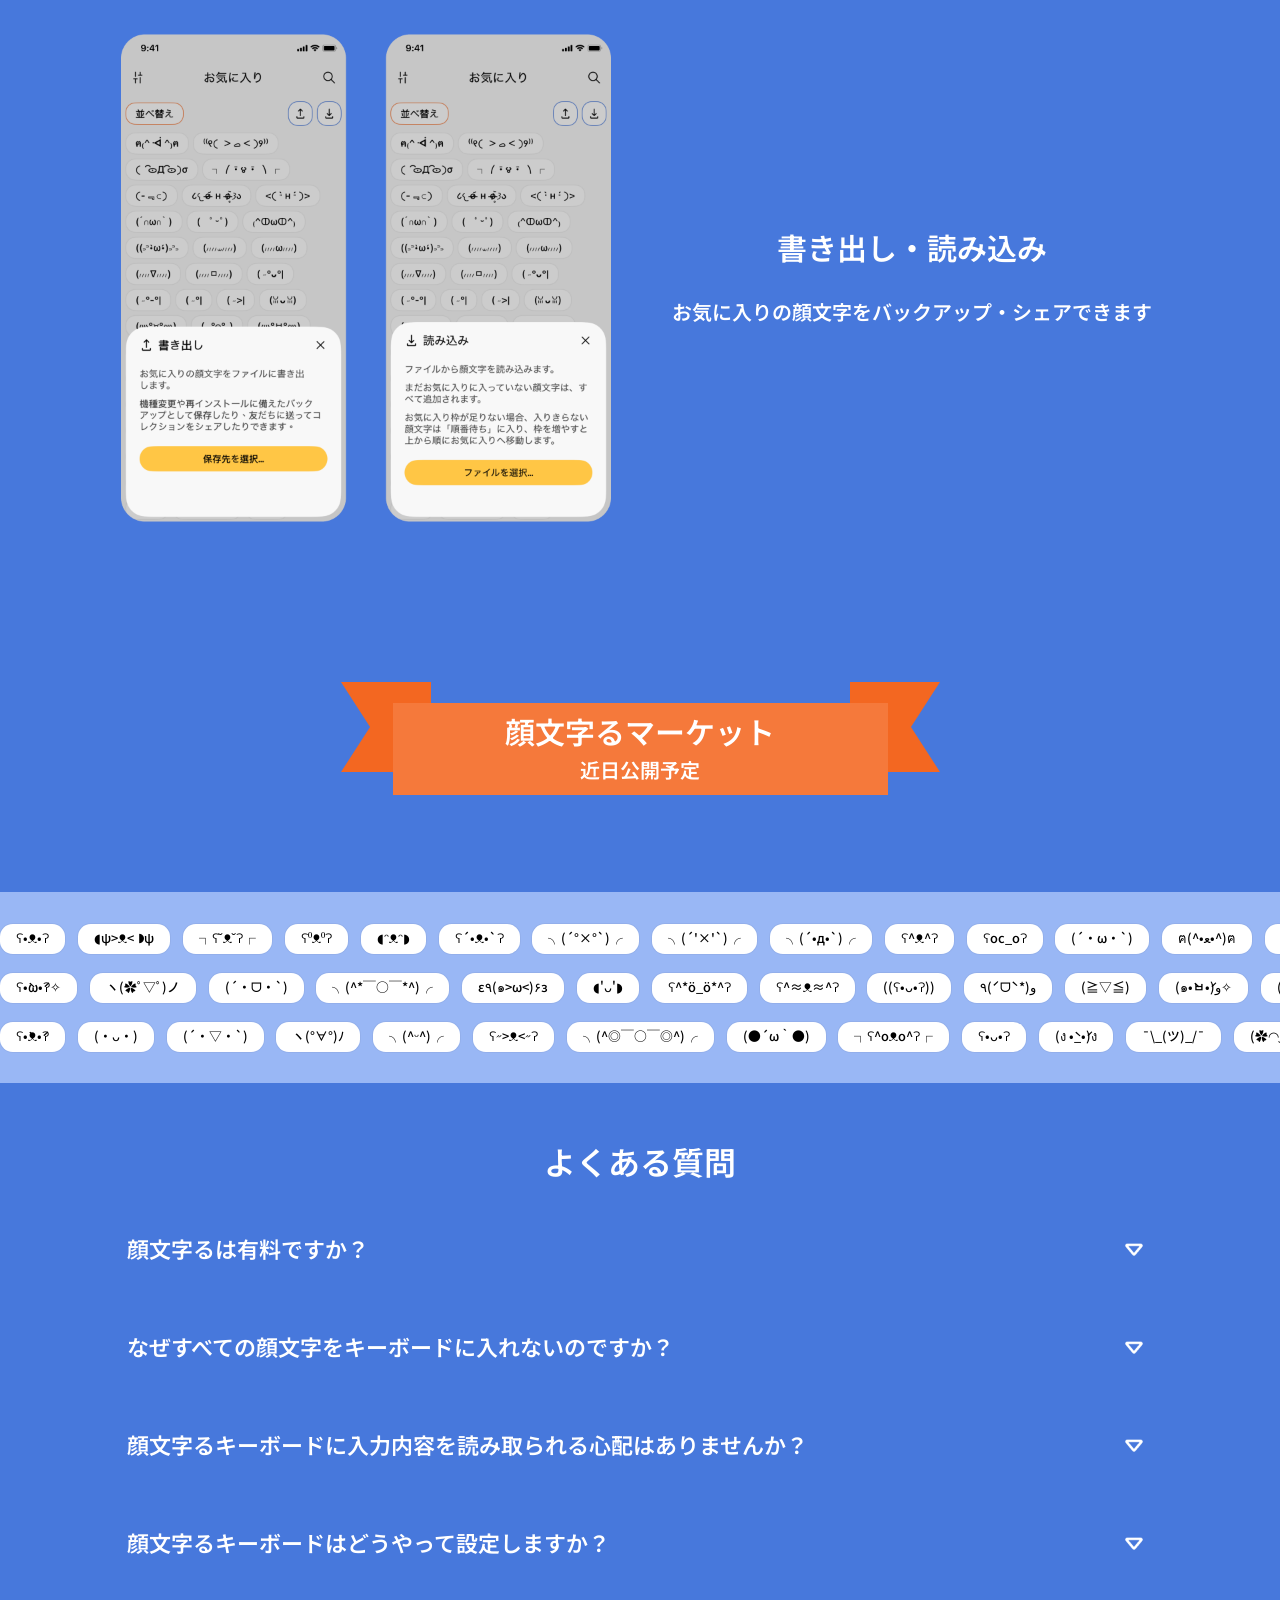
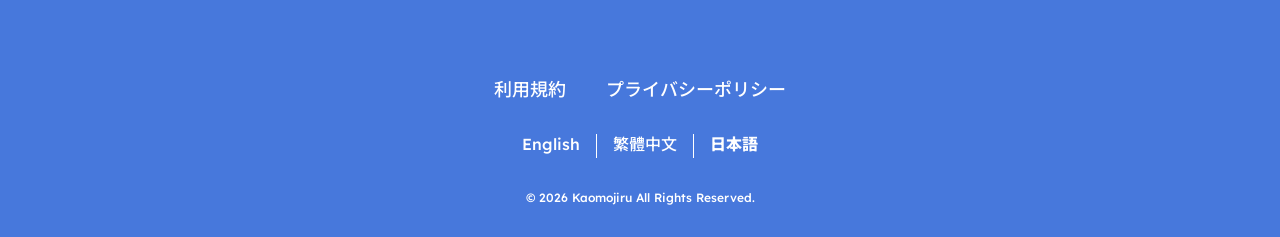
<file: ja/index.html>
<!DOCTYPE html>
<html lang="ja">
<head>
  <meta charset="UTF-8" />
  <meta name="viewport" content="width=device-width, initial-scale=1.0" />
  <title>顔文字る｜思いつく限りの顔文字パーツの組み合わせ</title>
  <link rel="icon" type="image/svg+xml" href="../images/favicon.svg" />
  <meta name="description" content="顔文字る：思いつく限りの顔文字パーツの組み合わせ。お気に入りの顔文字を保存して、顔文字るキーボードでどこでも入力できます。" />
  <link rel="alternate" hreflang="zh-Hant" href="../index.html" />
  <link rel="alternate" hreflang="en" href="../en/index.html" />
  <link rel="alternate" hreflang="ja" href="index.html" />
  <link rel="preconnect" href="https://fonts.googleapis.com" />
  <link rel="preconnect" href="https://fonts.gstatic.com" crossorigin />
  <link href="https://fonts.googleapis.com/css2?family=Lexend+Deca:wght@500;600;800&family=Noto+Sans+JP:wght@500;600;800&family=Noto+Sans+TC:wght@500;600;800&display=swap" rel="stylesheet" />
  <link rel="stylesheet" href="../css/style.css?v=4" />
  <script>document.documentElement.classList.add("js");</script>
</head>
<body>
  <!-- Header：最初のセクションを過ぎると上からフェードイン -->
  <header class="site-header" id="siteHeader">
    <div class="site-header__blur" aria-hidden="true"><span></span><span></span><span></span><span></span><span></span></div>
    <div class="site-header__inner">
      <a class="brand" href="#top">
        <span class="app-icon app-icon--sm" aria-hidden="true">
          <span class="app-icon__mark">
            <img class="app-icon__top" src="../images/icons/logo_top.svg" alt="" />
            <img class="app-icon__bottom" src="../images/icons/logo_bottom.svg" alt="" />
          </span>
        </span>
        <span class="brand__name">顔文字る</span>
      </a>
      <a class="btn-appstore btn-appstore--sm" href="https://apps.apple.com/jp/app/%E9%A1%94%E6%96%87%E5%AD%97%E3%82%8B/id6787823834" target="_blank" rel="noopener">
        <img src="../images/icons/apple_logo.svg" alt="" width="13.046" height="16" />
        <span>App Storeからダウンロード</span>
      </a>
    </div>
  </header>

  <main id="top">
    <div class="sections">
      <!-- Section 1：Hero -->
      <section class="section section--hero" id="hero" data-reveal>
        <div class="text-block text-block--hero">
          <div class="hero-title">
            <span class="app-icon app-icon--lg" aria-hidden="true">
              <span class="app-icon__mark">
                <img class="app-icon__top" src="../images/icons/logo_top.svg" alt="" />
                <img class="app-icon__bottom" src="../images/icons/logo_bottom.svg" alt="" />
              </span>
            </span>
            <h1 class="hero-title__name">顔文字る</h1>
            <p class="hero-title__tagline" data-type>思いつく限りの<br />顔文字パーツの組み合わせ</p>
          </div>
          <a class="btn-appstore" href="https://apps.apple.com/jp/app/%E9%A1%94%E6%96%87%E5%AD%97%E3%82%8B/id6787823834" target="_blank" rel="noopener">
            <img src="../images/icons/apple_logo.svg" alt="" width="16.308" height="20" />
            <span>App Storeからダウンロード</span>
          </a>
        </div>
        <div class="media media--hero">
          <div class="hero-phone">
            <div class="hero-phone__screen">
              <video class="hero-phone__video" autoplay muted loop playsinline preload="auto" disablepictureinpicture aria-label="顔文字るアプリのデモ動画">
                <source src="../videos/video_jp.mp4" type="video/mp4" />
              </video>
              <img class="hero-phone__statusbar" src="../images/statusbar.png" alt="" width="844" height="99" />
            </div>
          </div>
        </div>
      </section>

      <!-- Section 2：キーボード -->
      <section class="section" data-reveal>
        <div class="media media--keyboard">
          <img src="../images/Image_2.png" alt="顔文字るキーボード（ライトモードとダークモード）" width="526" height="484" />
        </div>
        <div class="text-block text-block--keyboard">
          <div class="text-block__title">
            <h2 data-type>顔文字るキーボードを追加</h2>
          </div>
          <div class="text-block__desc">
            <p data-type>お気に入りの顔文字をどこでも入力できます</p>
          </div>
        </div>
      </section>

      <!-- Section 3：お気に入り / コピー -->
      <section class="section" data-reveal>
        <div class="text-block">
          <div class="text-block__title">
            <h2 data-type>顔文字をお気に入りに追加</h2>
            <h2 data-type>ワンタップでコピー</h2>
          </div>
          <div class="text-block__desc">
            <p data-type>キーボードに表示されるのはお気に入りの顔文字だけ</p>
          </div>
        </div>
        <div class="media">
          <img src="../images/Image_3_jp.png" alt="顔文字をお気に入りに追加し、タップでコピーする画面" width="526" height="568" />
        </div>
      </section>

      <!-- Section 4：パーツ / タグ -->
      <section class="section" data-reveal>
        <div class="media">
          <img src="../images/Image_4_jp.png" alt="パーツで顔文字を絞り込み、キーワードタグで探す画面" width="526" height="568" />
        </div>
        <div class="text-block">
          <div class="text-block__title">
            <h2 data-type>パーツで絞り込み</h2>
            <h2 data-type>キーワードタグで探す</h2>
          </div>
          <div class="text-block__desc">
            <p data-type>あなただけの顔文字を見つけよう</p>
            <p data-type>今の気分にぴったりの顔文字も</p>
          </div>
        </div>
      </section>

      <!-- Section 5：作成 / 編集 -->
      <section class="section" data-reveal>
        <div class="text-block">
          <div class="text-block__title">
            <h2 data-type>オリジナル顔文字を作成</h2>
            <h2 data-type>お気に入りの顔文字を編集</h2>
          </div>
          <div class="text-block__desc">
            <p data-type>もし欲しい顔文字が見つからない</p>
            <p data-type>あるいは自分好みにアレンジしたい</p>
          </div>
        </div>
        <div class="media">
          <img src="../images/Image_5_jp.png" alt="オリジナル顔文字の作成と顔文字の編集画面" width="526" height="568" />
        </div>
      </section>

      <!-- Section 6：書き出し / 読み込み -->
      <section class="section" data-reveal>
        <div class="media">
          <img src="../images/Image_6_jp.png" alt="顔文字るファイルの書き出しと読み込み画面" width="526" height="568" />
        </div>
        <div class="text-block">
          <div class="text-block__title">
            <h2 data-type>書き出し・読み込み</h2>
          </div>
          <div class="text-block__desc">
            <p data-type>お気に入りの顔文字をバックアップ・シェアできます</p>
          </div>
        </div>
      </section>

      <!-- Section 7：顔文字るマーケット banner -->
      <section class="section section--banner" data-reveal>
        <div class="market-banner">
          <img class="market-banner__side market-banner__side--left" src="../images/icons/banner_left.svg" alt="" width="90" height="114" />
          <img class="market-banner__side market-banner__side--right" src="../images/icons/banner_right.svg" alt="" width="90" height="114" />
          <div class="market-banner__middle">
            <h2 data-type>顔文字るマーケット</h2>
            <p data-type>近日公開予定</p>
          </div>
        </div>
      </section>
    </div>

    <!-- 流れる顔文字：各 rolling__set 内のボタンを増減して編集できます -->
    <section class="rolling" aria-label="顔文字の例（タップでコピー）" data-reveal>
      <div class="rolling__row" data-direction="left">
        <div class="rolling__set">
          <button class="kaomoji-btn" type="button">ʕ•ᴥ•ʔ</button>
          <button class="kaomoji-btn" type="button">◖ψ&gt;ᴥ&lt;◗ψ</button>
          <button class="kaomoji-btn" type="button">┐ʕ˘ᴥ˘ʔ┌</button>
          <button class="kaomoji-btn" type="button">ʕ⁰ᴥ⁰ʔ</button>
          <button class="kaomoji-btn" type="button">◖ᵔᴥᵔ◗</button>
          <button class="kaomoji-btn" type="button">ʕ´•ᴥ•`ʔ</button>
          <button class="kaomoji-btn" type="button">╮(´°×°`)╭</button>
          <button class="kaomoji-btn" type="button">╮(´'×'`)╭</button>
          <button class="kaomoji-btn" type="button">╮(´•д•`)╭</button>
          <button class="kaomoji-btn" type="button">ʕ^ᴥ^ʔ</button>
          <button class="kaomoji-btn" type="button">ʕoc_oʔ</button>
          <button class="kaomoji-btn" type="button">(´・ω・`)</button>
          <button class="kaomoji-btn" type="button">ฅ(^•ﻌ•^)ฅ</button>
          <button class="kaomoji-btn" type="button">(｡•̀ᴗ-)✧</button>
          <button class="kaomoji-btn" type="button">٩(◕‿◕)۶</button>
          <button class="kaomoji-btn" type="button">٩(๑&gt;◡&lt;๑)۶</button>
        </div>
      </div>
      <div class="rolling__row" data-direction="right">
        <div class="rolling__set">
          <button class="kaomoji-btn" type="button">ʕ•̀ω•́ʔ✧</button>
          <button class="kaomoji-btn" type="button">ヽ(✿ﾟ▽ﾟ)ノ</button>
          <button class="kaomoji-btn" type="button">(´・ᗜ・`)</button>
          <button class="kaomoji-btn" type="button">╮(^*￣○￣*^)╭</button>
          <button class="kaomoji-btn" type="button">ε٩(๑&gt;ω&lt;)۶з</button>
          <button class="kaomoji-btn" type="button">◖'ᴗ'◗</button>
          <button class="kaomoji-btn" type="button">ʕ^*ö_ö*^ʔ</button>
          <button class="kaomoji-btn" type="button">ʕ^≈ᴥ≈^ʔ</button>
          <button class="kaomoji-btn" type="button">((ʕ•ᴗ•ʔ))</button>
          <button class="kaomoji-btn" type="button">٩(ˊᗜˋ*)و</button>
          <button class="kaomoji-btn" type="button">(≧▽≦)</button>
          <button class="kaomoji-btn" type="button">(๑•̀ㅂ•́)و✧</button>
          <button class="kaomoji-btn" type="button">(ﾉ◕ヮ◕)ﾉ*:･ﾟ✧</button>
          <button class="kaomoji-btn" type="button">(￣▽￣)ノ</button>
          <button class="kaomoji-btn" type="button">(っ˘ω˘ς)</button>
          <button class="kaomoji-btn" type="button">U•ᴥ•U</button>
          <button class="kaomoji-btn" type="button">ʕoᴗoʔ</button>
        </div>
      </div>
      <div class="rolling__row" data-direction="left">
        <div class="rolling__set">
          <button class="kaomoji-btn" type="button">ʕ•̀ᴥ•́ʔ</button>
          <button class="kaomoji-btn" type="button">(・ᴗ・)</button>
          <button class="kaomoji-btn" type="button">(´・▽・`)</button>
          <button class="kaomoji-btn" type="button">ヽ(°∀°)ﾉ</button>
          <button class="kaomoji-btn" type="button">╮(^ᵕ^)╭</button>
          <button class="kaomoji-btn" type="button">ʕ˶&gt;ᴥ&lt;˶ʔ</button>
          <button class="kaomoji-btn" type="button">╮(^◎￣○￣◎^)╭</button>
          <button class="kaomoji-btn" type="button">(●´ω｀●)</button>
          <button class="kaomoji-btn" type="button">┐ʕ^oᴥo^ʔ┌</button>
          <button class="kaomoji-btn" type="button">ʕ•ᴗ•ʔ</button>
          <button class="kaomoji-btn" type="button">(ง •̀_•́)ง</button>
          <button class="kaomoji-btn" type="button">¯\_(ツ)_/¯</button>
          <button class="kaomoji-btn" type="button">(✿◠‿◠)</button>
          <button class="kaomoji-btn" type="button">ʕ´•̥ᴥ•̥`ʔ</button>
          <button class="kaomoji-btn" type="button">(＾ω＾)</button>
          <button class="kaomoji-btn" type="button">◖⁰ᴥ⁰◗</button>
        </div>
      </div>
    </section>

    <!-- よくある質問 -->
    <section class="faq" data-reveal>
      <h2 class="faq__heading" data-type>よくある質問</h2>
      <div class="faq__list">
        <div class="faq-item">
          <button class="faq-item__question" type="button" aria-expanded="false" aria-controls="faq-a1" id="faq-q1">
            <span>顔文字るは有料ですか？</span>
            <img class="faq-item__arrow" src="../images/Icon_Arrow.png" alt="" width="40" height="40" />
          </button>
          <div class="faq-item__answer" id="faq-a1" role="region" aria-labelledby="faq-q1">
            <div class="faq-item__answer-inner">
              <p>アプリ本体は無料で、お気に入り枠が10個ついています。動画を1本見るごとに、お気に入り枠が2個追加されます。</p>
              <p>顔文字る PRO を購入すると、お気に入りが無制限になり、バナー広告も非表示になります。</p>
            </div>
          </div>
        </div>
        <div class="faq-item">
          <button class="faq-item__question" type="button" aria-expanded="false" aria-controls="faq-a2" id="faq-q2">
            <span>なぜすべての顔文字をキーボードに入れないのですか？</span>
            <img class="faq-item__arrow" src="../images/Icon_Arrow.png" alt="" width="40" height="40" />
          </button>
          <div class="faq-item__answer" id="faq-a2" role="region" aria-labelledby="faq-q2">
            <div class="faq-item__answer-inner">
              <p>顔文字るにはたくさんのパーツが収録されていて、好きな顔文字や気分にぴったりの顔文字を自由に組み立てられます。</p>
              <p>そのため、顔文字るに含まれる顔文字は合計37億個以上。</p>
              <p>これだけの顔文字をそのままキーボードに入れると、使いたい顔文字がすぐに見つからないうえ、キーボード自体の動作も重くなってしまいます。</p>
              <p>そこで、ときどき顔文字るアプリを開いて、好きな顔文字や使いたい顔文字をお気に入りに保存してもらえるとうれしいです。次からは顔文字るキーボードに切り替えるだけで、ワンタップで入力できます。</p>
            </div>
          </div>
        </div>
        <div class="faq-item">
          <button class="faq-item__question" type="button" aria-expanded="false" aria-controls="faq-a3" id="faq-q3">
            <span>顔文字るキーボードに入力内容を読み取られる心配はありませんか？</span>
            <img class="faq-item__arrow" src="../images/Icon_Arrow.png" alt="" width="40" height="40" />
          </button>
          <div class="faq-item__answer" id="faq-a3" role="region" aria-labelledby="faq-q3">
            <div class="faq-item__answer-inner">
              <p>はい、ありません。iOSでは、キーボードが入力内容を端末の外に送信するには、ユーザーが「フルアクセスを許可」をオンにする必要があります。顔文字るキーボードを設定するとき、この項目自体がないことに気づくはずです。これが、顔文字るキーボードが入力内容を収集・送信できない証拠です。</p>
            </div>
          </div>
        </div>
        <div class="faq-item">
          <button class="faq-item__question" type="button" aria-expanded="false" aria-controls="faq-a4" id="faq-q4">
            <span>顔文字るキーボードはどうやって設定しますか？</span>
            <img class="faq-item__arrow" src="../images/Icon_Arrow.png" alt="" width="40" height="40" />
          </button>
          <div class="faq-item__answer" id="faq-a4" role="region" aria-labelledby="faq-q4">
            <div class="faq-item__answer-inner">
              <p>設定方法はいくつかあります。iOSの「設定」アプリを開き、「一般」&gt;「キーボード」&gt;「キーボード」&gt;「新しいキーボードを追加...」と進み、「他社製キーボード」の中から「顔文字る」を選んでください。キーボードを切り替えるときに、メニューの一番上にある「キーボード設定...」をタップする方法もあります。「設定」アプリが開いたら、「キーボード」&gt;「新しいキーボードを追加...」と進み、あとは同じ手順です。</p>
              <p>顔文字るアプリから設定することもできます。「設定」タブで「キーボードの設定方法」を開き、一番下までスクロールして「"設定"へ移動」をタップします。続けて「キーボード」をタップし、「顔文字る」をオンにしてください。</p>
            </div>
          </div>
        </div>
      </div>
    </section>
  </main>

  <footer class="site-footer">
    <nav class="site-footer__legal" aria-label="法的情報">
      <a href="terms.html">利用規約</a>
      <a href="privacy.html">プライバシーポリシー</a>
    </nav>
    <nav class="site-footer__lang" aria-label="言語">
      <a href="../en/index.html" data-lang="en" lang="en">English</a>
      <span class="site-footer__divider" aria-hidden="true"></span>
      <a href="../index.html" data-lang="zh" lang="zh-Hant">繁體中文</a>
      <span class="site-footer__divider" aria-hidden="true"></span>
      <a href="index.html" data-lang="ja" aria-current="page">日本語</a>
    </nav>
    <p class="site-footer__copy">© 2026 Kaomojiru All Rights Reserved.</p>
  </footer>

  <div class="toast" id="toast" role="status" aria-live="polite"></div>

  <script src="../js/main.js?v=4"></script>
</body>
</html>
</file>
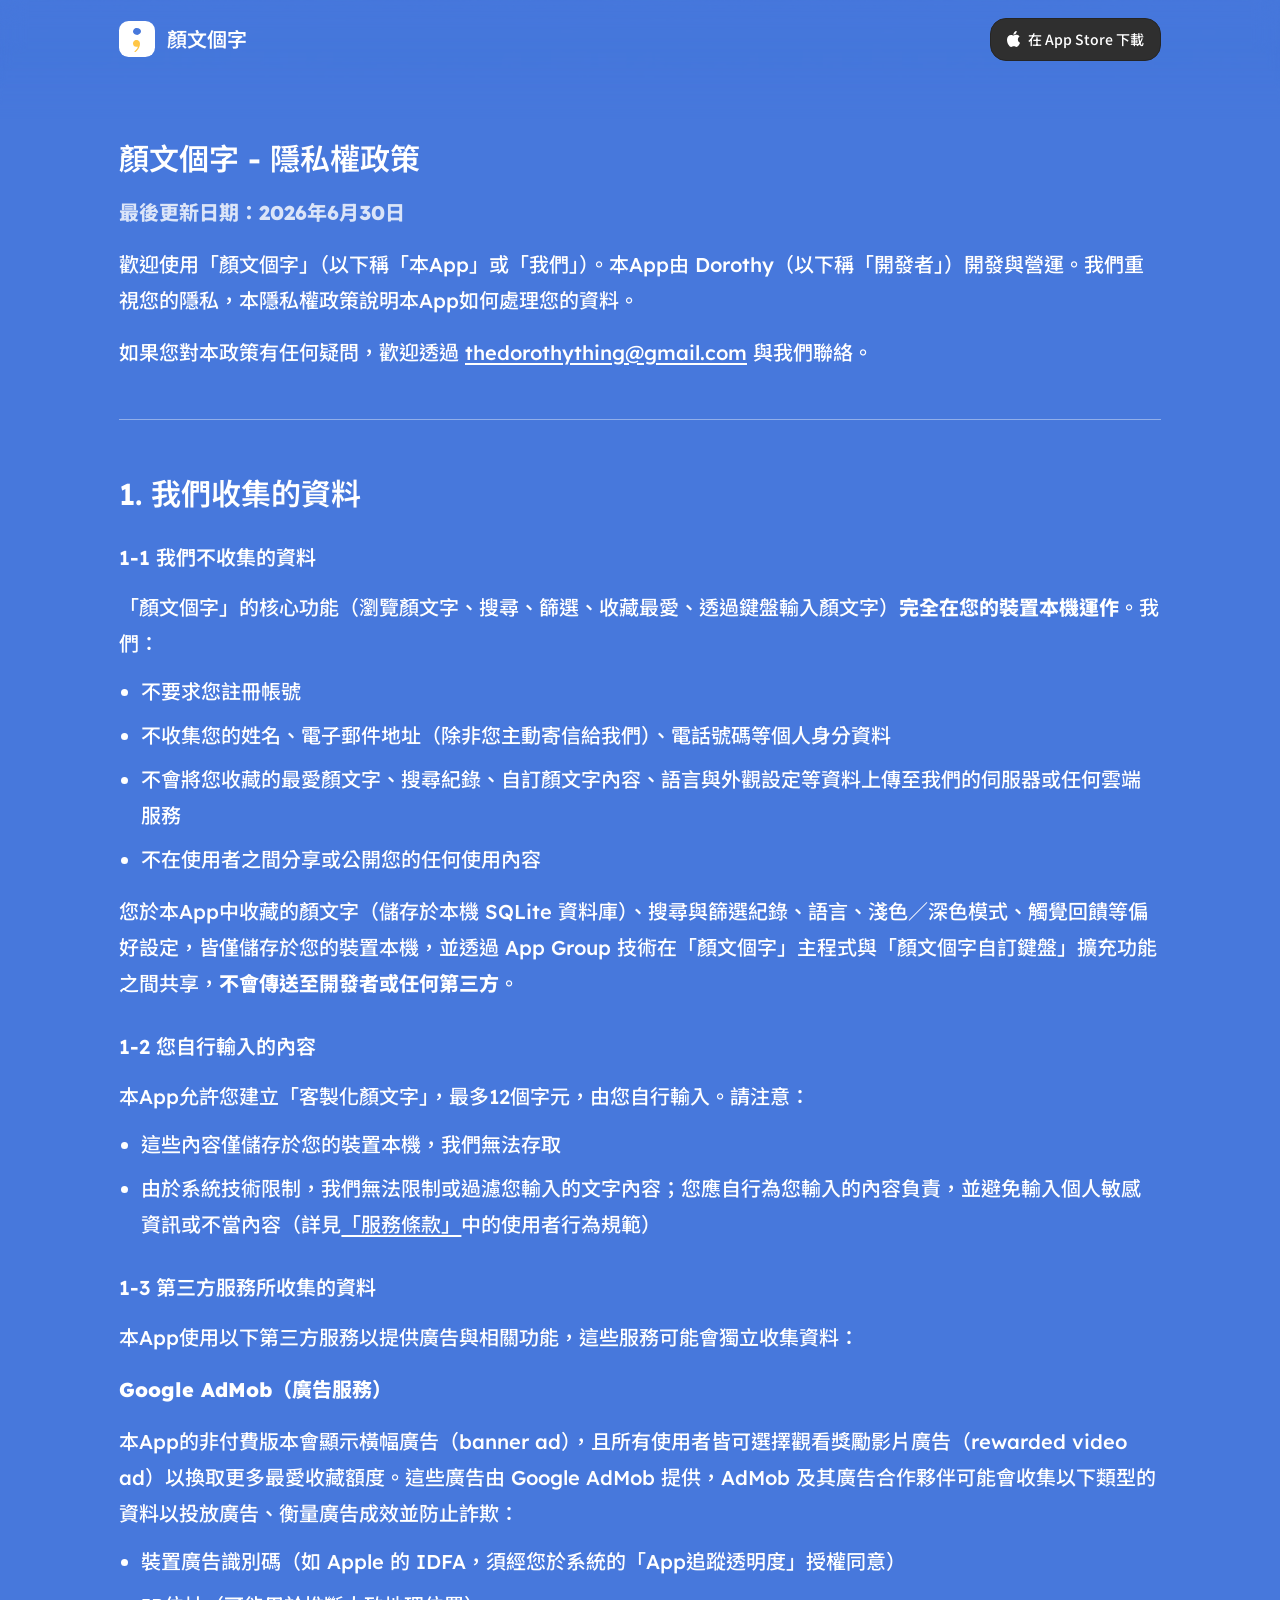
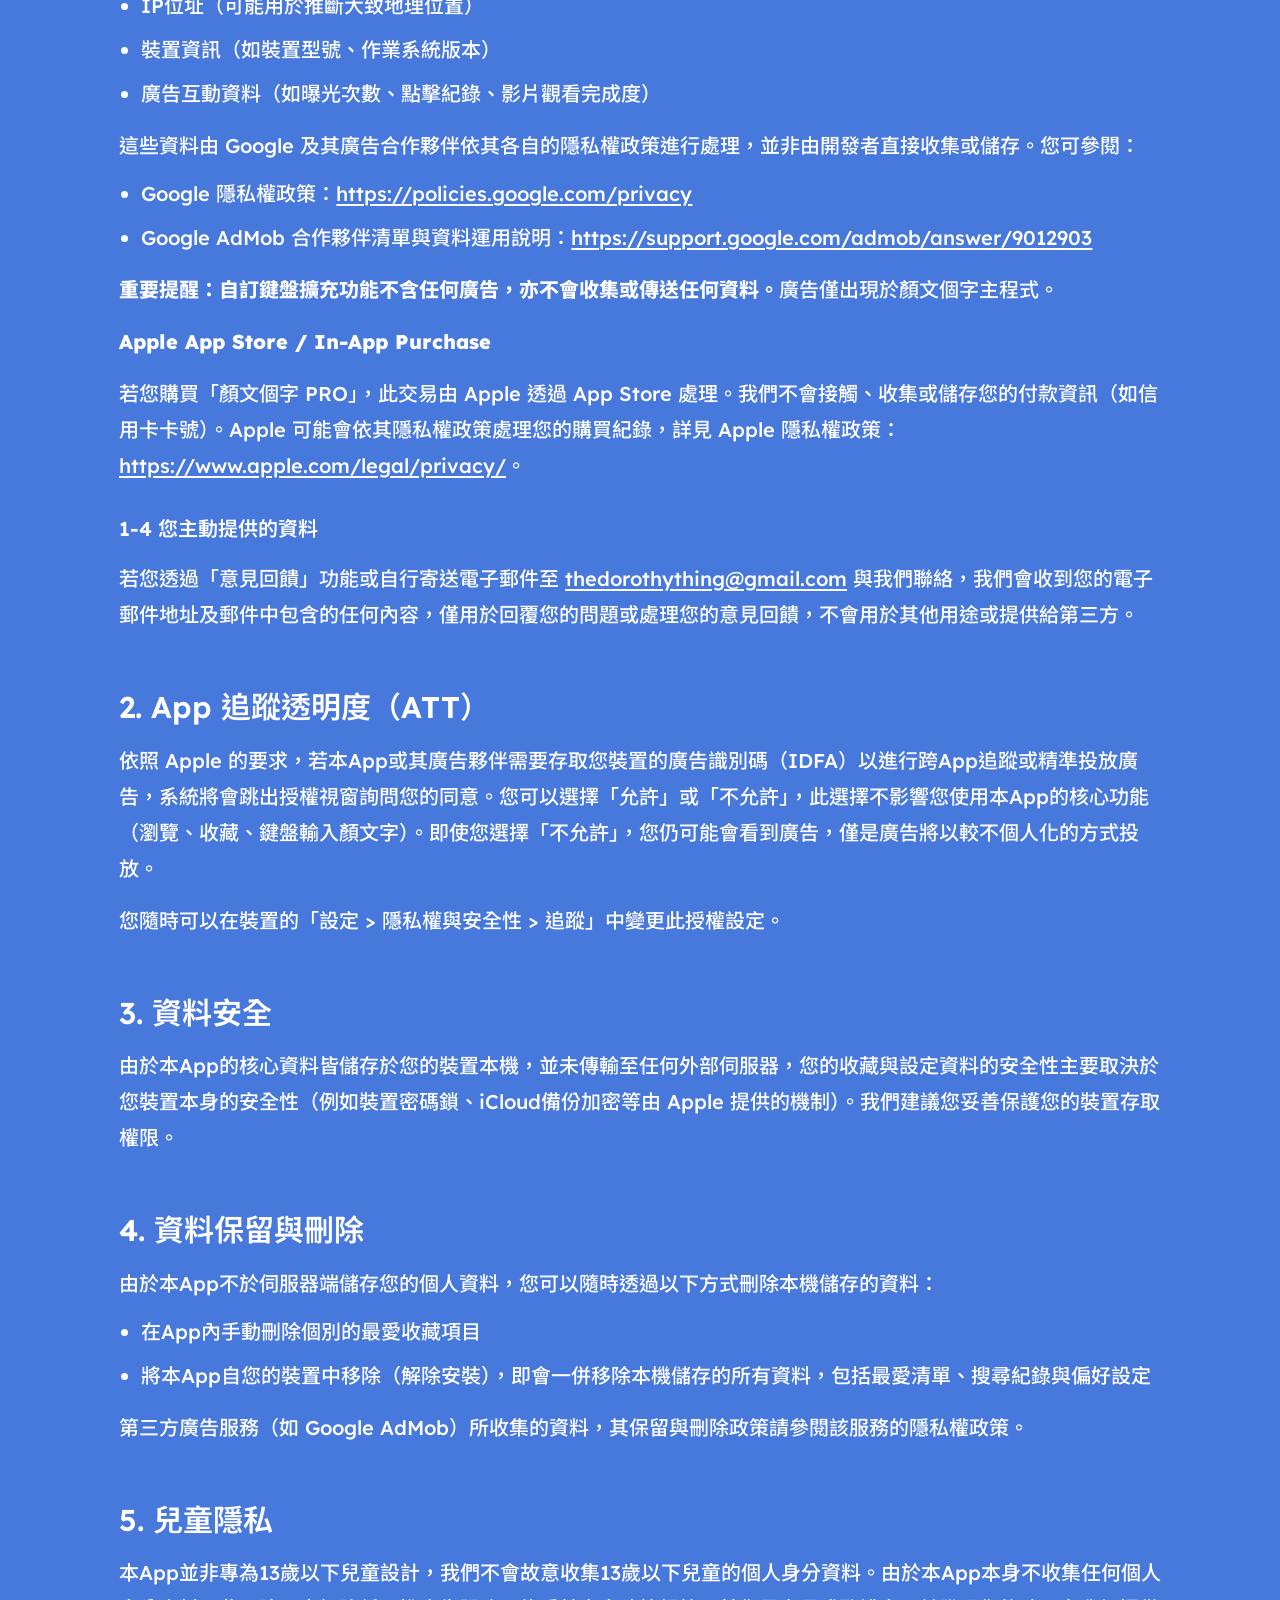
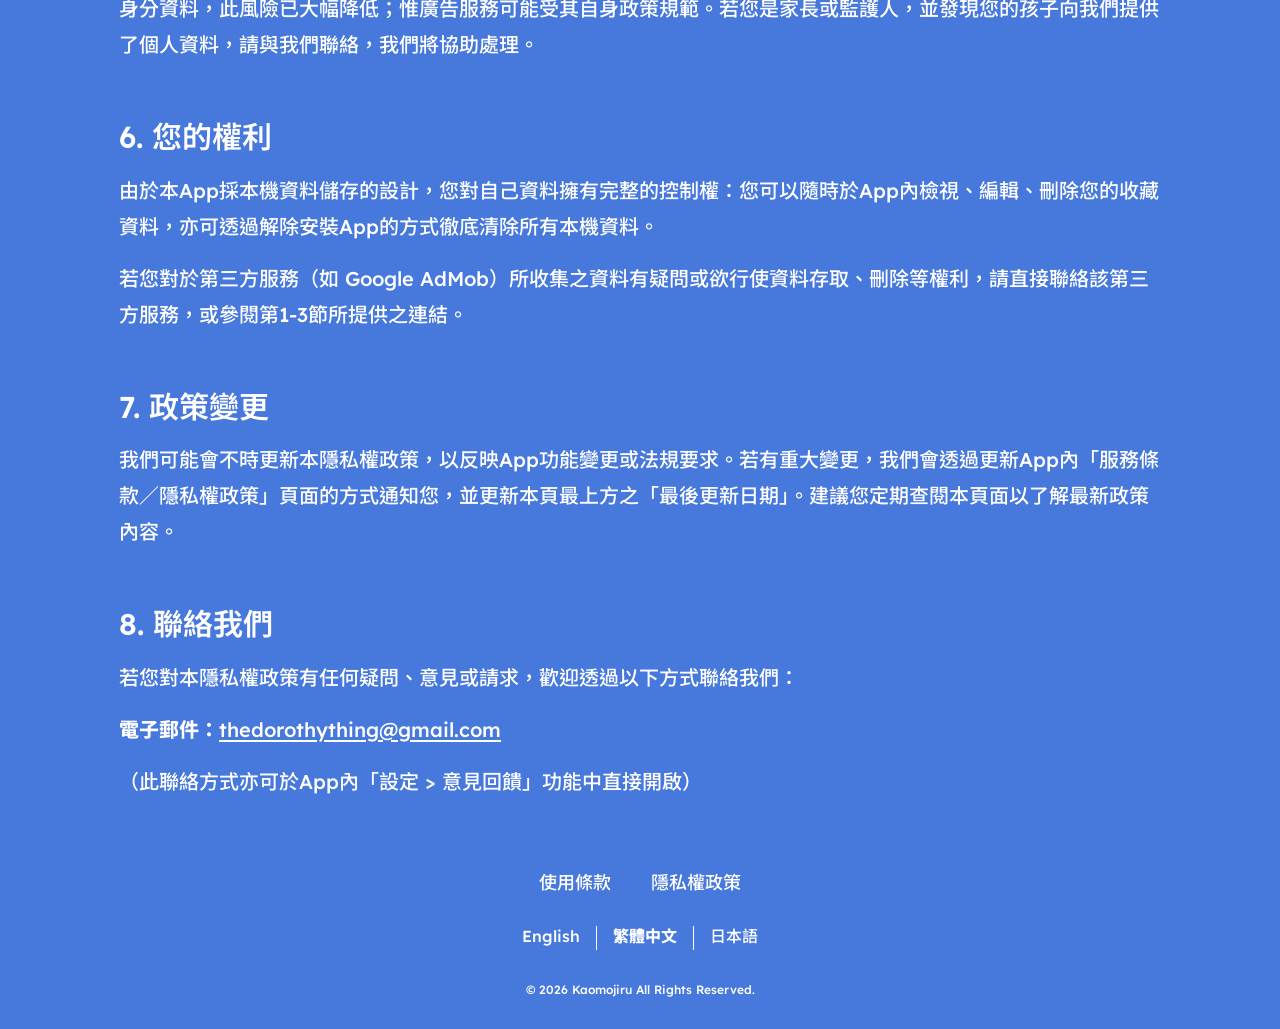
<file: privacy.html>
<!DOCTYPE html>
<html lang="zh-Hant-TW">
<head>
  <meta charset="UTF-8" />
  <meta name="viewport" content="width=device-width, initial-scale=1.0" />
  <title>隱私權政策｜顏文個字 Kaomojiru</title>
  <link rel="icon" type="image/svg+xml" href="images/favicon.svg" />
  <meta name="description" content="顏文個字 App 隱私權政策。" />
  <link rel="preconnect" href="https://fonts.googleapis.com" />
  <link rel="preconnect" href="https://fonts.gstatic.com" crossorigin />
  <link href="https://fonts.googleapis.com/css2?family=Lexend+Deca:wght@500;600;800&family=Noto+Sans+TC:wght@500;600;800&display=swap" rel="stylesheet" />
  <link rel="stylesheet" href="css/style.css?v=4" />
  <script>document.documentElement.classList.add("js");</script>
</head>
<body>
  <!-- Header：此頁沒有 hero，header 一開始就顯示 -->
  <header class="site-header is-visible" id="siteHeader">
    <div class="site-header__blur" aria-hidden="true"><span></span><span></span><span></span><span></span><span></span></div>
    <div class="site-header__inner">
      <a class="brand" href="index.html">
        <span class="app-icon app-icon--sm" aria-hidden="true">
          <span class="app-icon__mark">
            <img class="app-icon__top" src="images/icons/logo_top.svg" alt="" />
            <img class="app-icon__bottom" src="images/icons/logo_bottom.svg" alt="" />
          </span>
        </span>
        <span class="brand__name">顏文個字</span>
      </a>
      <a class="btn-appstore btn-appstore--sm" href="https://apps.apple.com/tw/app/%E9%A1%8F%E6%96%87%E5%80%8B%E5%AD%97/id6787823834" target="_blank" rel="noopener">
        <img src="images/icons/apple_logo.svg" alt="" width="13.046" height="16" />
        <span>在 App Store 下載</span>
      </a>
    </div>
  </header>

  <main class="legal">
    <h1 class="legal__title">顏文個字 - 隱私權政策</h1>
    <p class="legal__updated"><strong>最後更新日期：2026年6月30日</strong></p>
    <p>歡迎使用「顏文個字」（以下稱「本App」或「我們」）。本App由 Dorothy（以下稱「開發者」）開發與營運。我們重視您的隱私，本隱私權政策說明本App如何處理您的資料。</p>
    <p>如果您對本政策有任何疑問，歡迎透過 <a href="mailto:thedorothything@gmail.com">thedorothything@gmail.com</a> 與我們聯絡。</p>

    <hr class="legal__divider" />

    <h2>1. 我們收集的資料</h2>
    <h3>1-1 我們不收集的資料</h3>
    <p>「顏文個字」的核心功能（瀏覽顏文字、搜尋、篩選、收藏最愛、透過鍵盤輸入顏文字）<strong>完全在您的裝置本機運作</strong>。我們：</p>
    <ul>
      <li>不要求您註冊帳號</li>
      <li>不收集您的姓名、電子郵件地址（除非您主動寄信給我們）、電話號碼等個人身分資料</li>
      <li>不會將您收藏的最愛顏文字、搜尋紀錄、自訂顏文字內容、語言與外觀設定等資料上傳至我們的伺服器或任何雲端服務</li>
      <li>不在使用者之間分享或公開您的任何使用內容</li>
    </ul>
    <p>您於本App中收藏的顏文字（儲存於本機 SQLite 資料庫）、搜尋與篩選紀錄、語言、淺色／深色模式、觸覺回饋等偏好設定，皆僅儲存於您的裝置本機，並透過 App Group 技術在「顏文個字」主程式與「顏文個字自訂鍵盤」擴充功能之間共享，<strong>不會傳送至開發者或任何第三方</strong>。</p>
    <h3>1-2 您自行輸入的內容</h3>
    <p>本App允許您建立「客製化顏文字」，最多12個字元，由您自行輸入。請注意：</p>
    <ul>
      <li>這些內容僅儲存於您的裝置本機，我們無法存取</li>
      <li>由於系統技術限制，我們無法限制或過濾您輸入的文字內容；您應自行為您輸入的內容負責，並避免輸入個人敏感資訊或不當內容（詳見<a href="terms.html">「服務條款」</a>中的使用者行為規範）</li>
    </ul>
    <h3>1-3 第三方服務所收集的資料</h3>
    <p>本App使用以下第三方服務以提供廣告與相關功能，這些服務可能會獨立收集資料：</p>
    <p><strong>Google AdMob（廣告服務）</strong></p>
    <p>本App的非付費版本會顯示橫幅廣告（banner ad），且所有使用者皆可選擇觀看獎勵影片廣告（rewarded video ad）以換取更多最愛收藏額度。這些廣告由 Google AdMob 提供，AdMob 及其廣告合作夥伴可能會收集以下類型的資料以投放廣告、衡量廣告成效並防止詐欺：</p>
    <ul>
      <li>裝置廣告識別碼（如 Apple 的 IDFA，須經您於系統的「App追蹤透明度」授權同意）</li>
      <li>IP位址（可能用於推斷大致地理位置）</li>
      <li>裝置資訊（如裝置型號、作業系統版本）</li>
      <li>廣告互動資料（如曝光次數、點擊紀錄、影片觀看完成度）</li>
    </ul>
    <p>這些資料由 Google 及其廣告合作夥伴依其各自的隱私權政策進行處理，並非由開發者直接收集或儲存。您可參閱：</p>
    <ul>
      <li>Google 隱私權政策：<a href="https://policies.google.com/privacy" target="_blank" rel="noopener">https://policies.google.com/privacy</a></li>
      <li>Google AdMob 合作夥伴清單與資料運用說明：<a href="https://support.google.com/admob/answer/9012903" target="_blank" rel="noopener">https://support.google.com/admob/answer/9012903</a></li>
    </ul>
    <p><strong>重要提醒：自訂鍵盤擴充功能不含任何廣告，亦不會收集或傳送任何資料。</strong>廣告僅出現於顏文個字主程式。</p>
    <p><strong>Apple App Store / In-App Purchase</strong></p>
    <p>若您購買「顏文個字 PRO」，此交易由 Apple 透過 App Store 處理。我們不會接觸、收集或儲存您的付款資訊（如信用卡卡號）。Apple 可能會依其隱私權政策處理您的購買紀錄，詳見 Apple 隱私權政策：<a href="https://www.apple.com/legal/privacy/" target="_blank" rel="noopener">https://www.apple.com/legal/privacy/</a>。</p>
    <h3>1-4 您主動提供的資料</h3>
    <p>若您透過「意見回饋」功能或自行寄送電子郵件至 <a href="mailto:thedorothything@gmail.com">thedorothything@gmail.com</a> 與我們聯絡，我們會收到您的電子郵件地址及郵件中包含的任何內容，僅用於回覆您的問題或處理您的意見回饋，不會用於其他用途或提供給第三方。</p>

    <h2>2. App 追蹤透明度（ATT）</h2>
    <p>依照 Apple 的要求，若本App或其廣告夥伴需要存取您裝置的廣告識別碼（IDFA）以進行跨App追蹤或精準投放廣告，系統將會跳出授權視窗詢問您的同意。您可以選擇「允許」或「不允許」，此選擇不影響您使用本App的核心功能（瀏覽、收藏、鍵盤輸入顏文字）。即使您選擇「不允許」，您仍可能會看到廣告，僅是廣告將以較不個人化的方式投放。</p>
    <p>您隨時可以在裝置的「設定 &gt; 隱私權與安全性 &gt; 追蹤」中變更此授權設定。</p>

    <h2>3. 資料安全</h2>
    <p>由於本App的核心資料皆儲存於您的裝置本機，並未傳輸至任何外部伺服器，您的收藏與設定資料的安全性主要取決於您裝置本身的安全性（例如裝置密碼鎖、iCloud備份加密等由 Apple 提供的機制）。我們建議您妥善保護您的裝置存取權限。</p>

    <h2>4. 資料保留與刪除</h2>
    <p>由於本App不於伺服器端儲存您的個人資料，您可以隨時透過以下方式刪除本機儲存的資料：</p>
    <ul>
      <li>在App內手動刪除個別的最愛收藏項目</li>
      <li>將本App自您的裝置中移除（解除安裝），即會一併移除本機儲存的所有資料，包括最愛清單、搜尋紀錄與偏好設定</li>
    </ul>
    <p>第三方廣告服務（如 Google AdMob）所收集的資料，其保留與刪除政策請參閱該服務的隱私權政策。</p>

    <h2>5. 兒童隱私</h2>
    <p>本App並非專為13歲以下兒童設計，我們不會故意收集13歲以下兒童的個人身分資料。由於本App本身不收集任何個人身分資料，此風險已大幅降低；惟廣告服務可能受其自身政策規範。若您是家長或監護人，並發現您的孩子向我們提供了個人資料，請與我們聯絡，我們將協助處理。</p>

    <h2>6. 您的權利</h2>
    <p>由於本App採本機資料儲存的設計，您對自己資料擁有完整的控制權：您可以隨時於App內檢視、編輯、刪除您的收藏資料，亦可透過解除安裝App的方式徹底清除所有本機資料。</p>
    <p>若您對於第三方服務（如 Google AdMob）所收集之資料有疑問或欲行使資料存取、刪除等權利，請直接聯絡該第三方服務，或參閱第1-3節所提供之連結。</p>

    <h2>7. 政策變更</h2>
    <p>我們可能會不時更新本隱私權政策，以反映App功能變更或法規要求。若有重大變更，我們會透過更新App內「服務條款／隱私權政策」頁面的方式通知您，並更新本頁最上方之「最後更新日期」。建議您定期查閱本頁面以了解最新政策內容。</p>

    <h2>8. 聯絡我們</h2>
    <p>若您對本隱私權政策有任何疑問、意見或請求，歡迎透過以下方式聯絡我們：</p>
    <p><strong>電子郵件：</strong><a href="mailto:thedorothything@gmail.com">thedorothything@gmail.com</a></p>
    <p>（此聯絡方式亦可於App內「設定 &gt; 意見回饋」功能中直接開啟）</p>
  </main>

  <footer class="site-footer">
    <nav class="site-footer__legal" aria-label="法律資訊">
      <a href="terms.html">使用條款</a>
      <a href="privacy.html" aria-current="page">隱私權政策</a>
    </nav>
    <nav class="site-footer__lang" aria-label="語言">
      <a href="en/privacy.html" data-lang="en" lang="en">English</a>
      <span class="site-footer__divider" aria-hidden="true"></span>
      <a href="privacy.html" data-lang="zh" aria-current="page">繁體中文</a>
      <span class="site-footer__divider" aria-hidden="true"></span>
      <a href="ja/privacy.html" data-lang="ja" lang="ja">日本語</a>
    </nav>
    <p class="site-footer__copy">© 2026 Kaomojiru All Rights Reserved.</p>
  </footer>

  <div class="toast" id="toast" role="status" aria-live="polite"></div>

  <script src="js/main.js?v=4"></script>
</body>
</html>
</file>
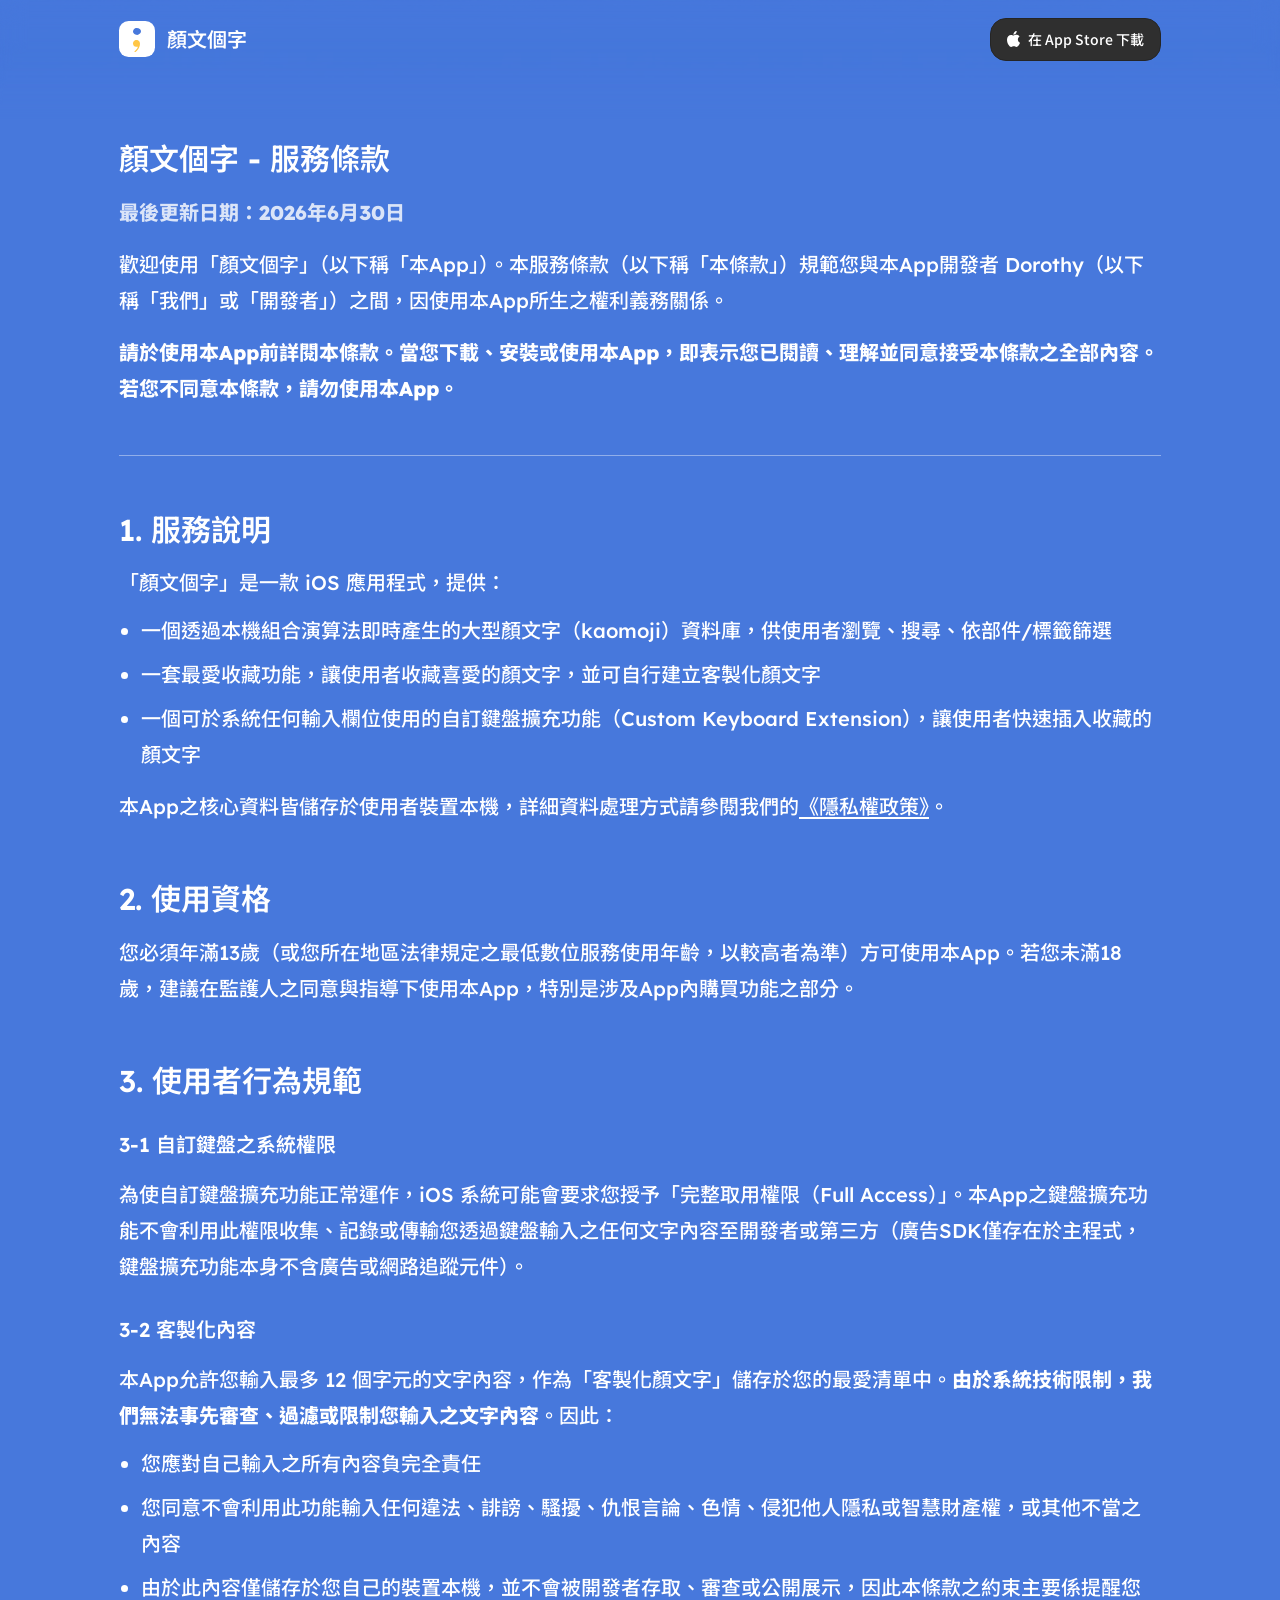
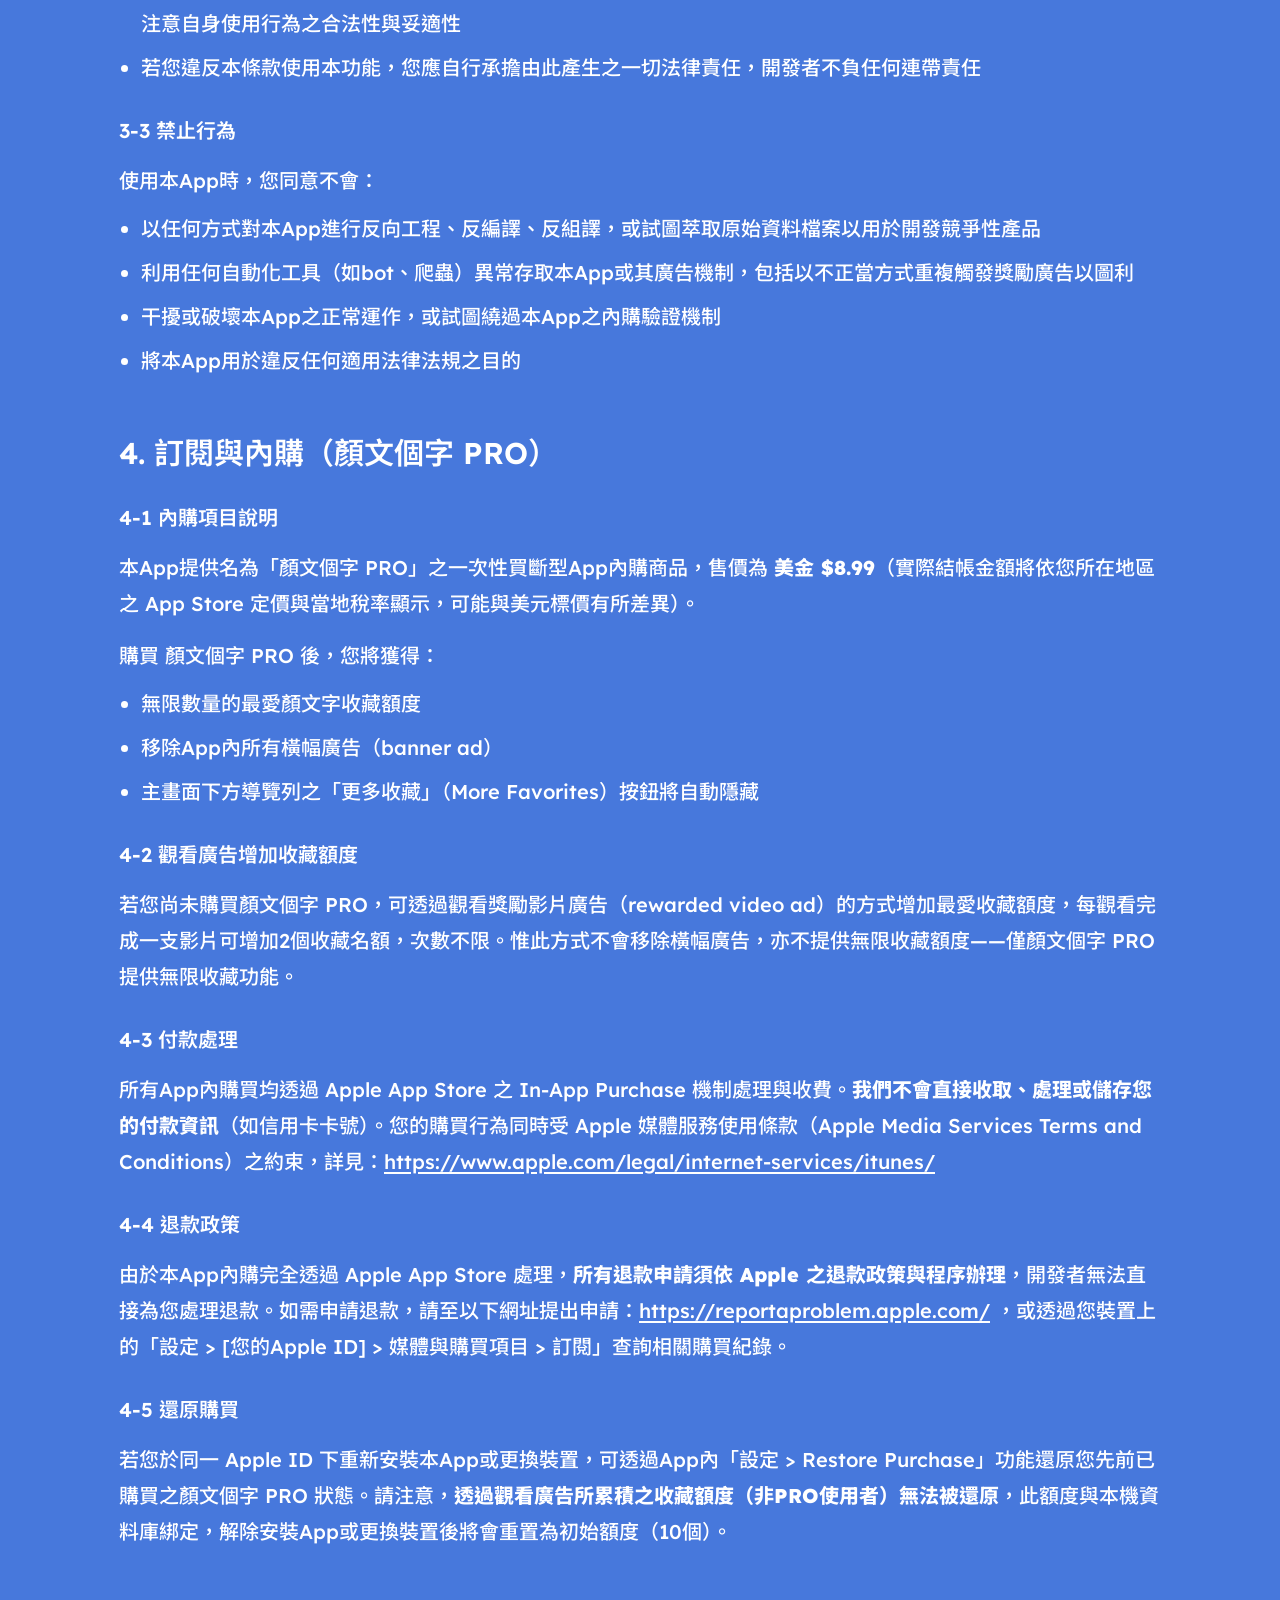
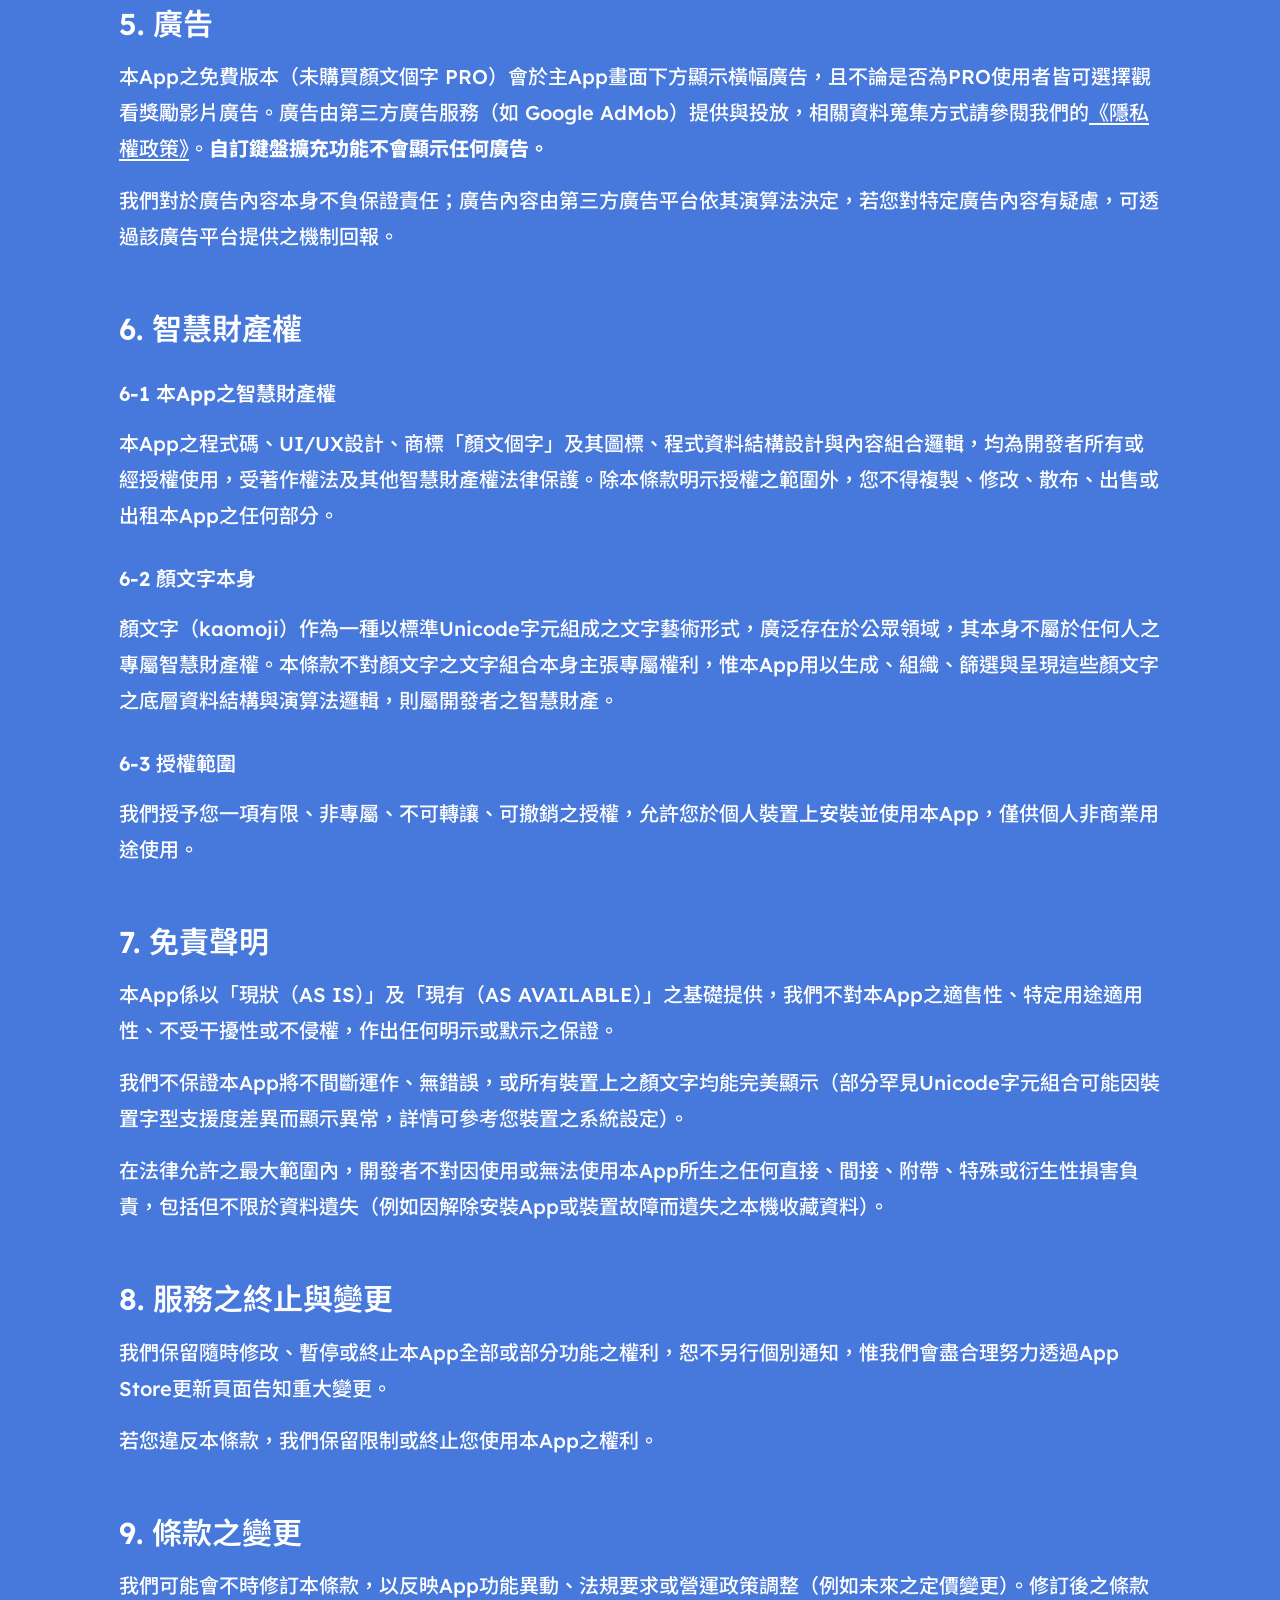
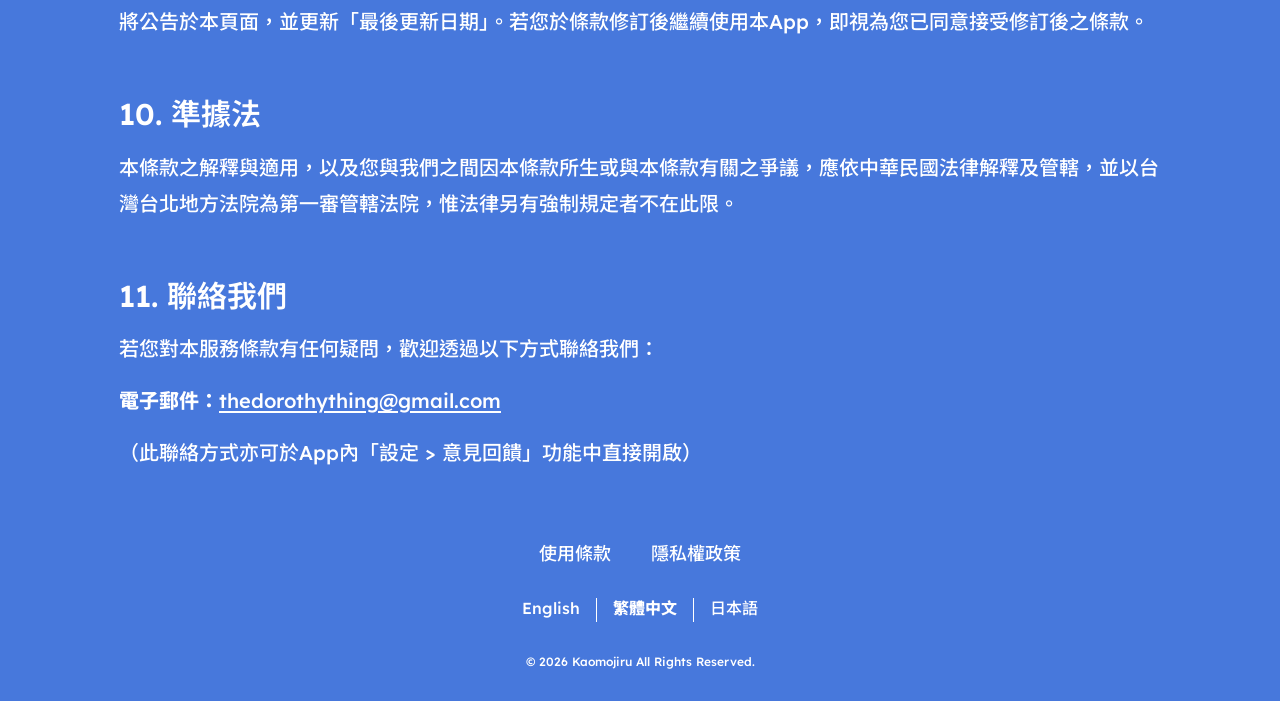
<file: terms.html>
<!DOCTYPE html>
<html lang="zh-Hant-TW">
<head>
  <meta charset="UTF-8" />
  <meta name="viewport" content="width=device-width, initial-scale=1.0" />
  <title>使用條款｜顏文個字 Kaomojiru</title>
  <link rel="icon" type="image/svg+xml" href="images/favicon.svg" />
  <meta name="description" content="顏文個字 App 服務條款。" />
  <link rel="preconnect" href="https://fonts.googleapis.com" />
  <link rel="preconnect" href="https://fonts.gstatic.com" crossorigin />
  <link href="https://fonts.googleapis.com/css2?family=Lexend+Deca:wght@500;600;800&family=Noto+Sans+TC:wght@500;600;800&display=swap" rel="stylesheet" />
  <link rel="stylesheet" href="css/style.css?v=4" />
  <script>document.documentElement.classList.add("js");</script>
</head>
<body>
  <!-- Header：此頁沒有 hero，header 一開始就顯示 -->
  <header class="site-header is-visible" id="siteHeader">
    <div class="site-header__blur" aria-hidden="true"><span></span><span></span><span></span><span></span><span></span></div>
    <div class="site-header__inner">
      <a class="brand" href="index.html">
        <span class="app-icon app-icon--sm" aria-hidden="true">
          <span class="app-icon__mark">
            <img class="app-icon__top" src="images/icons/logo_top.svg" alt="" />
            <img class="app-icon__bottom" src="images/icons/logo_bottom.svg" alt="" />
          </span>
        </span>
        <span class="brand__name">顏文個字</span>
      </a>
      <a class="btn-appstore btn-appstore--sm" href="https://apps.apple.com/tw/app/%E9%A1%8F%E6%96%87%E5%80%8B%E5%AD%97/id6787823834" target="_blank" rel="noopener">
        <img src="images/icons/apple_logo.svg" alt="" width="13.046" height="16" />
        <span>在 App Store 下載</span>
      </a>
    </div>
  </header>

  <main class="legal">
    <h1 class="legal__title">顏文個字 - 服務條款</h1>
    <p class="legal__updated"><strong>最後更新日期：2026年6月30日</strong></p>
    <p>歡迎使用「顏文個字」（以下稱「本App」）。本服務條款（以下稱「本條款」）規範您與本App開發者 Dorothy（以下稱「我們」或「開發者」）之間，因使用本App所生之權利義務關係。</p>
    <p><strong>請於使用本App前詳閱本條款。當您下載、安裝或使用本App，即表示您已閱讀、理解並同意接受本條款之全部內容。若您不同意本條款，請勿使用本App。</strong></p>

    <hr class="legal__divider" />

    <h2>1. 服務說明</h2>
    <p>「顏文個字」是一款 iOS 應用程式，提供：</p>
    <ul>
      <li>一個透過本機組合演算法即時產生的大型顏文字（kaomoji）資料庫，供使用者瀏覽、搜尋、依部件/標籤篩選</li>
      <li>一套最愛收藏功能，讓使用者收藏喜愛的顏文字，並可自行建立客製化顏文字</li>
      <li>一個可於系統任何輸入欄位使用的自訂鍵盤擴充功能（Custom Keyboard Extension），讓使用者快速插入收藏的顏文字</li>
    </ul>
    <p>本App之核心資料皆儲存於使用者裝置本機，詳細資料處理方式請參閱我們的<a href="privacy.html">《隱私權政策》</a>。</p>

    <h2>2. 使用資格</h2>
    <p>您必須年滿13歲（或您所在地區法律規定之最低數位服務使用年齡，以較高者為準）方可使用本App。若您未滿18歲，建議在監護人之同意與指導下使用本App，特別是涉及App內購買功能之部分。</p>

    <h2>3. 使用者行為規範</h2>
    <h3>3-1 自訂鍵盤之系統權限</h3>
    <p>為使自訂鍵盤擴充功能正常運作，iOS 系統可能會要求您授予「完整取用權限（Full Access）」。本App之鍵盤擴充功能不會利用此權限收集、記錄或傳輸您透過鍵盤輸入之任何文字內容至開發者或第三方（廣告SDK僅存在於主程式，鍵盤擴充功能本身不含廣告或網路追蹤元件）。</p>
    <h3>3-2 客製化內容</h3>
    <p>本App允許您輸入最多 12 個字元的文字內容，作為「客製化顏文字」儲存於您的最愛清單中。<strong>由於系統技術限制，我們無法事先審查、過濾或限制您輸入之文字內容</strong>。因此：</p>
    <ul>
      <li>您應對自己輸入之所有內容負完全責任</li>
      <li>您同意不會利用此功能輸入任何違法、誹謗、騷擾、仇恨言論、色情、侵犯他人隱私或智慧財產權，或其他不當之內容</li>
      <li>由於此內容僅儲存於您自己的裝置本機，並不會被開發者存取、審查或公開展示，因此本條款之約束主要係提醒您注意自身使用行為之合法性與妥適性</li>
      <li>若您違反本條款使用本功能，您應自行承擔由此產生之一切法律責任，開發者不負任何連帶責任</li>
    </ul>
    <h3>3-3 禁止行為</h3>
    <p>使用本App時，您同意不會：</p>
    <ul>
      <li>以任何方式對本App進行反向工程、反編譯、反組譯，或試圖萃取原始資料檔案以用於開發競爭性產品</li>
      <li>利用任何自動化工具（如bot、爬蟲）異常存取本App或其廣告機制，包括以不正當方式重複觸發獎勵廣告以圖利</li>
      <li>干擾或破壞本App之正常運作，或試圖繞過本App之內購驗證機制</li>
      <li>將本App用於違反任何適用法律法規之目的</li>
    </ul>

    <h2>4. 訂閱與內購（顏文個字 PRO）</h2>
    <h3>4-1 內購項目說明</h3>
    <p>本App提供名為「顏文個字 PRO」之一次性買斷型App內購商品，售價為 <strong>美金 $8.99</strong>（實際結帳金額將依您所在地區之 App Store 定價與當地稅率顯示，可能與美元標價有所差異）。</p>
    <p>購買 顏文個字 PRO 後，您將獲得：</p>
    <ul>
      <li>無限數量的最愛顏文字收藏額度</li>
      <li>移除App內所有橫幅廣告（banner ad）</li>
      <li>主畫面下方導覽列之「更多收藏」（More Favorites）按鈕將自動隱藏</li>
    </ul>
    <h3>4-2 觀看廣告增加收藏額度</h3>
    <p>若您尚未購買顏文個字 PRO，可透過觀看獎勵影片廣告（rewarded video ad）的方式增加最愛收藏額度，每觀看完成一支影片可增加2個收藏名額，次數不限。惟此方式不會移除橫幅廣告，亦不提供無限收藏額度——僅顏文個字 PRO 提供無限收藏功能。</p>
    <h3>4-3 付款處理</h3>
    <p>所有App內購買均透過 Apple App Store 之 In-App Purchase 機制處理與收費。<strong>我們不會直接收取、處理或儲存您的付款資訊</strong>（如信用卡卡號）。您的購買行為同時受 Apple 媒體服務使用條款（Apple Media Services Terms and Conditions）之約束，詳見：<a href="https://www.apple.com/legal/internet-services/itunes/" target="_blank" rel="noopener">https://www.apple.com/legal/internet-services/itunes/</a></p>
    <h3>4-4 退款政策</h3>
    <p>由於本App內購完全透過 Apple App Store 處理，<strong>所有退款申請須依 Apple 之退款政策與程序辦理</strong>，開發者無法直接為您處理退款。如需申請退款，請至以下網址提出申請：<a href="https://reportaproblem.apple.com/" target="_blank" rel="noopener">https://reportaproblem.apple.com/</a> ，或透過您裝置上的「設定 &gt; [您的Apple ID] &gt; 媒體與購買項目 &gt; 訂閱」查詢相關購買紀錄。</p>
    <h3>4-5 還原購買</h3>
    <p>若您於同一 Apple ID 下重新安裝本App或更換裝置，可透過App內「設定 &gt; Restore Purchase」功能還原您先前已購買之顏文個字 PRO 狀態。請注意，<strong>透過觀看廣告所累積之收藏額度（非PRO使用者）無法被還原</strong>，此額度與本機資料庫綁定，解除安裝App或更換裝置後將會重置為初始額度（10個）。</p>

    <h2>5. 廣告</h2>
    <p>本App之免費版本（未購買顏文個字 PRO）會於主App畫面下方顯示橫幅廣告，且不論是否為PRO使用者皆可選擇觀看獎勵影片廣告。廣告由第三方廣告服務（如 Google AdMob）提供與投放，相關資料蒐集方式請參閱我們的<a href="privacy.html">《隱私權政策》</a>。<strong>自訂鍵盤擴充功能不會顯示任何廣告。</strong></p>
    <p>我們對於廣告內容本身不負保證責任；廣告內容由第三方廣告平台依其演算法決定，若您對特定廣告內容有疑慮，可透過該廣告平台提供之機制回報。</p>

    <h2>6. 智慧財產權</h2>
    <h3>6-1 本App之智慧財產權</h3>
    <p>本App之程式碼、UI/UX設計、商標「顏文個字」及其圖標、程式資料結構設計與內容組合邏輯，均為開發者所有或經授權使用，受著作權法及其他智慧財產權法律保護。除本條款明示授權之範圍外，您不得複製、修改、散布、出售或出租本App之任何部分。</p>
    <h3>6-2 顏文字本身</h3>
    <p>顏文字（kaomoji）作為一種以標準Unicode字元組成之文字藝術形式，廣泛存在於公眾領域，其本身不屬於任何人之專屬智慧財產權。本條款不對顏文字之文字組合本身主張專屬權利，惟本App用以生成、組織、篩選與呈現這些顏文字之底層資料結構與演算法邏輯，則屬開發者之智慧財產。</p>
    <h3>6-3 授權範圍</h3>
    <p>我們授予您一項有限、非專屬、不可轉讓、可撤銷之授權，允許您於個人裝置上安裝並使用本App，僅供個人非商業用途使用。</p>

    <h2>7. 免責聲明</h2>
    <p>本App係以「現狀（AS IS）」及「現有（AS AVAILABLE）」之基礎提供，我們不對本App之適售性、特定用途適用性、不受干擾性或不侵權，作出任何明示或默示之保證。</p>
    <p>我們不保證本App將不間斷運作、無錯誤，或所有裝置上之顏文字均能完美顯示（部分罕見Unicode字元組合可能因裝置字型支援度差異而顯示異常，詳情可參考您裝置之系統設定）。</p>
    <p>在法律允許之最大範圍內，開發者不對因使用或無法使用本App所生之任何直接、間接、附帶、特殊或衍生性損害負責，包括但不限於資料遺失（例如因解除安裝App或裝置故障而遺失之本機收藏資料）。</p>

    <h2>8. 服務之終止與變更</h2>
    <p>我們保留隨時修改、暫停或終止本App全部或部分功能之權利，恕不另行個別通知，惟我們會盡合理努力透過App Store更新頁面告知重大變更。</p>
    <p>若您違反本條款，我們保留限制或終止您使用本App之權利。</p>

    <h2>9. 條款之變更</h2>
    <p>我們可能會不時修訂本條款，以反映App功能異動、法規要求或營運政策調整（例如未來之定價變更）。修訂後之條款將公告於本頁面，並更新「最後更新日期」。若您於條款修訂後繼續使用本App，即視為您已同意接受修訂後之條款。</p>

    <h2>10. 準據法</h2>
    <p>本條款之解釋與適用，以及您與我們之間因本條款所生或與本條款有關之爭議，應依中華民國法律解釋及管轄，並以台灣台北地方法院為第一審管轄法院，惟法律另有強制規定者不在此限。</p>

    <h2>11. 聯絡我們</h2>
    <p>若您對本服務條款有任何疑問，歡迎透過以下方式聯絡我們：</p>
    <p><strong>電子郵件：</strong><a href="mailto:thedorothything@gmail.com">thedorothything@gmail.com</a></p>
    <p>（此聯絡方式亦可於App內「設定 &gt; 意見回饋」功能中直接開啟）</p>
  </main>

  <footer class="site-footer">
    <nav class="site-footer__legal" aria-label="法律資訊">
      <a href="terms.html" aria-current="page">使用條款</a>
      <a href="privacy.html">隱私權政策</a>
    </nav>
    <nav class="site-footer__lang" aria-label="語言">
      <a href="en/terms.html" data-lang="en" lang="en">English</a>
      <span class="site-footer__divider" aria-hidden="true"></span>
      <a href="terms.html" data-lang="zh" aria-current="page">繁體中文</a>
      <span class="site-footer__divider" aria-hidden="true"></span>
      <a href="ja/terms.html" data-lang="ja" lang="ja">日本語</a>
    </nav>
    <p class="site-footer__copy">© 2026 Kaomojiru All Rights Reserved.</p>
  </footer>

  <div class="toast" id="toast" role="status" aria-live="polite"></div>

  <script src="js/main.js?v=4"></script>
</body>
</html>
</file>
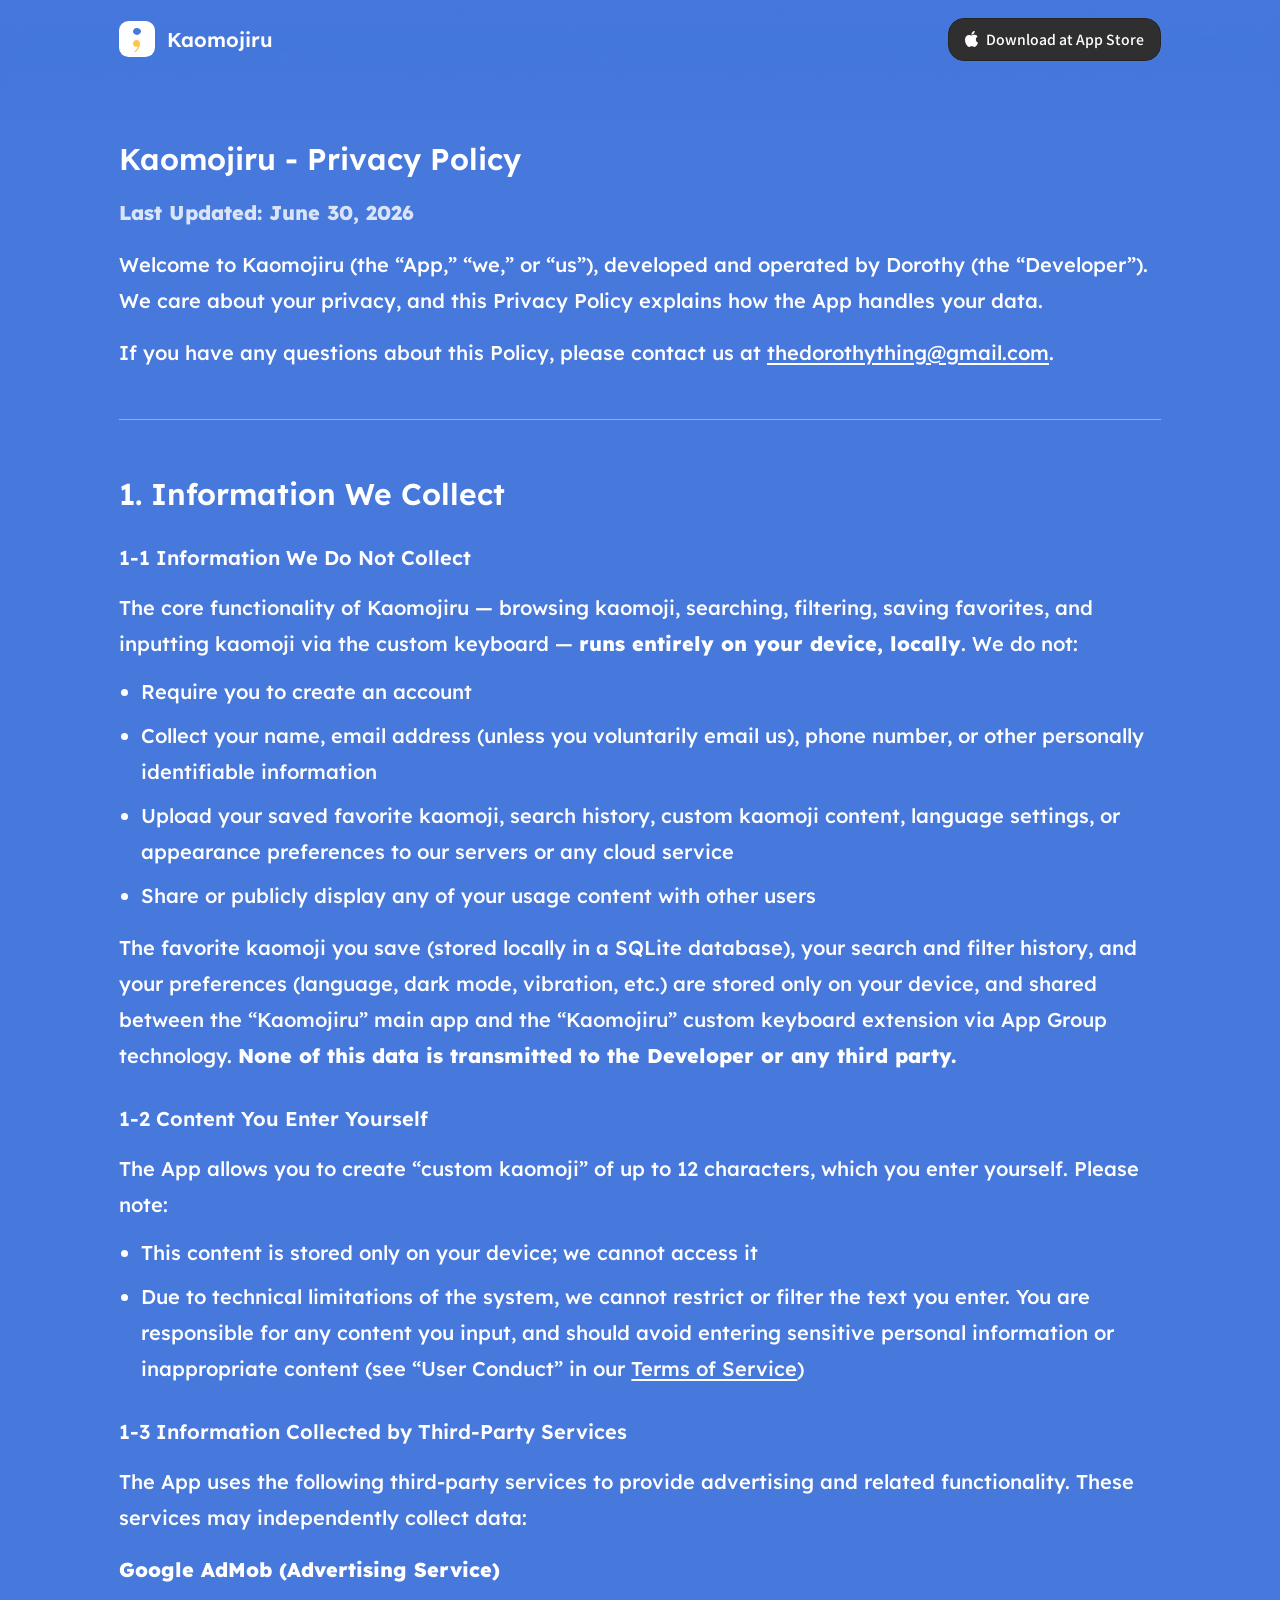
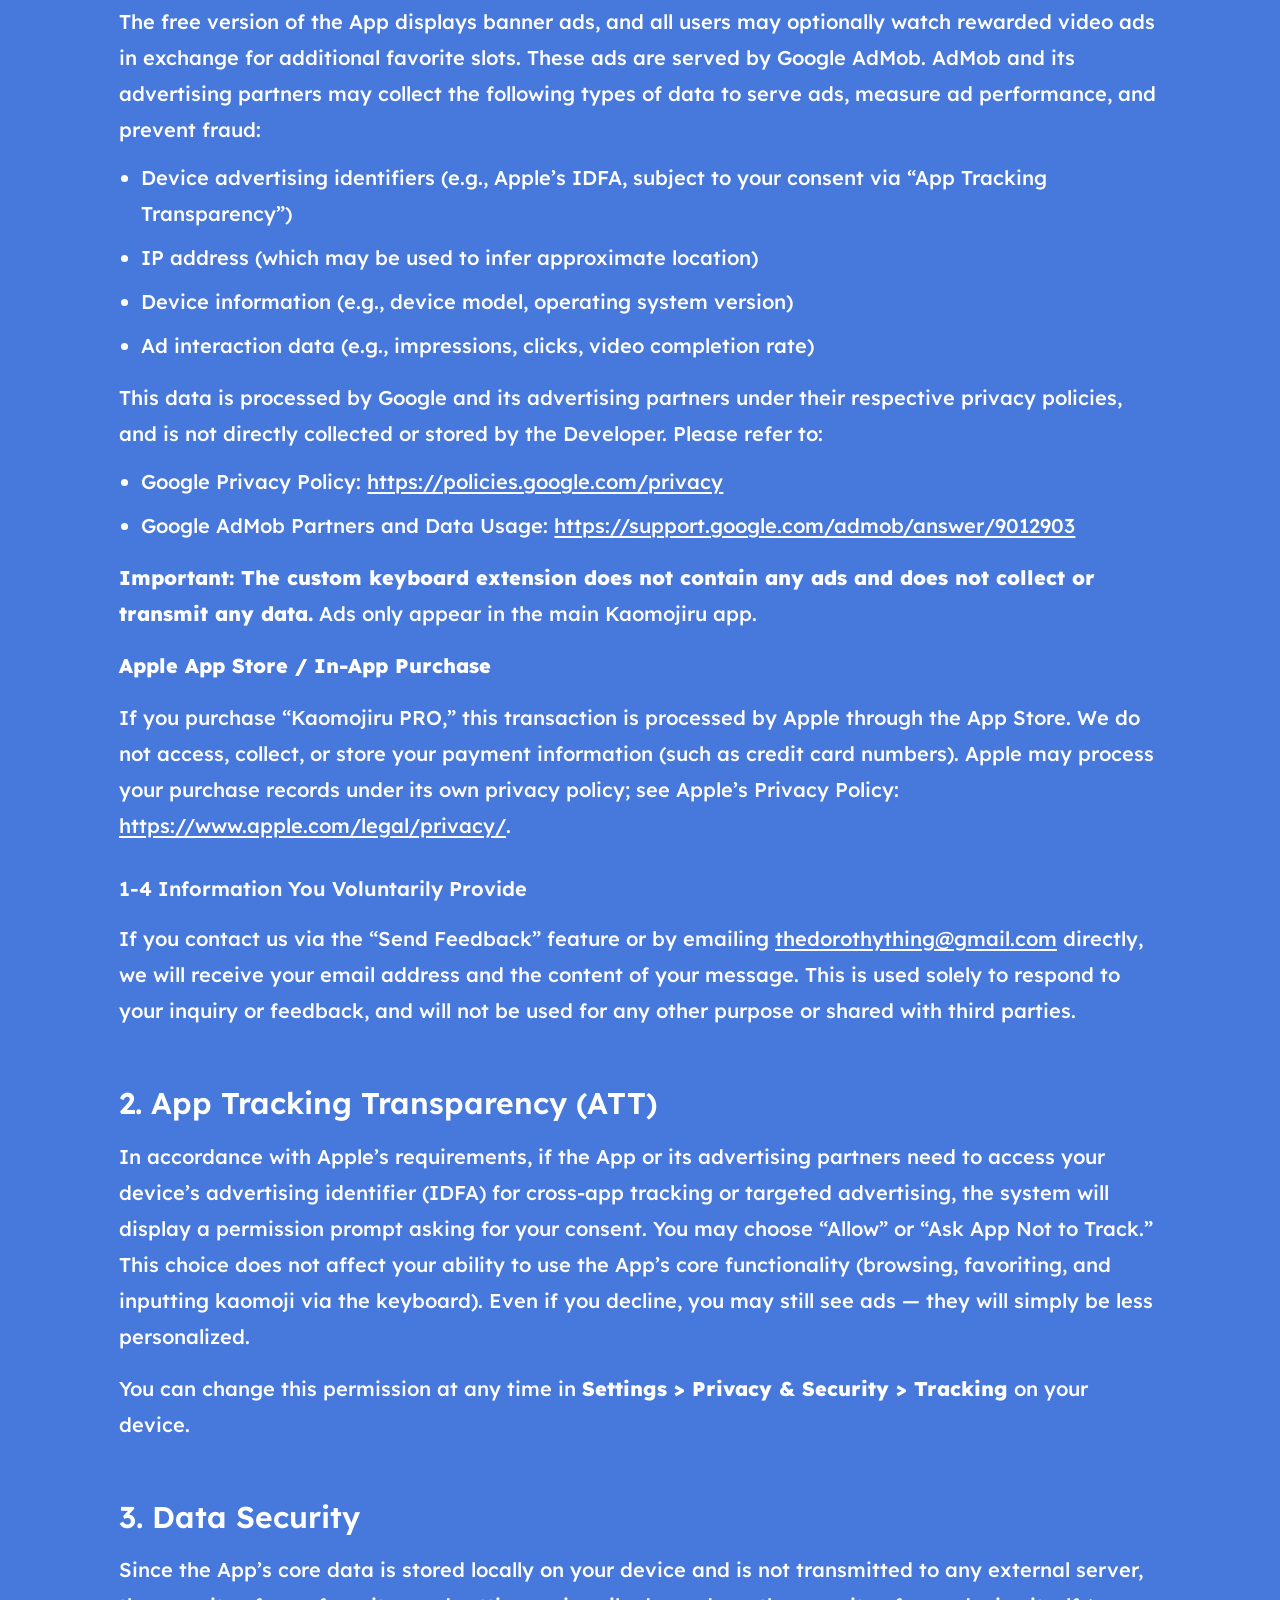
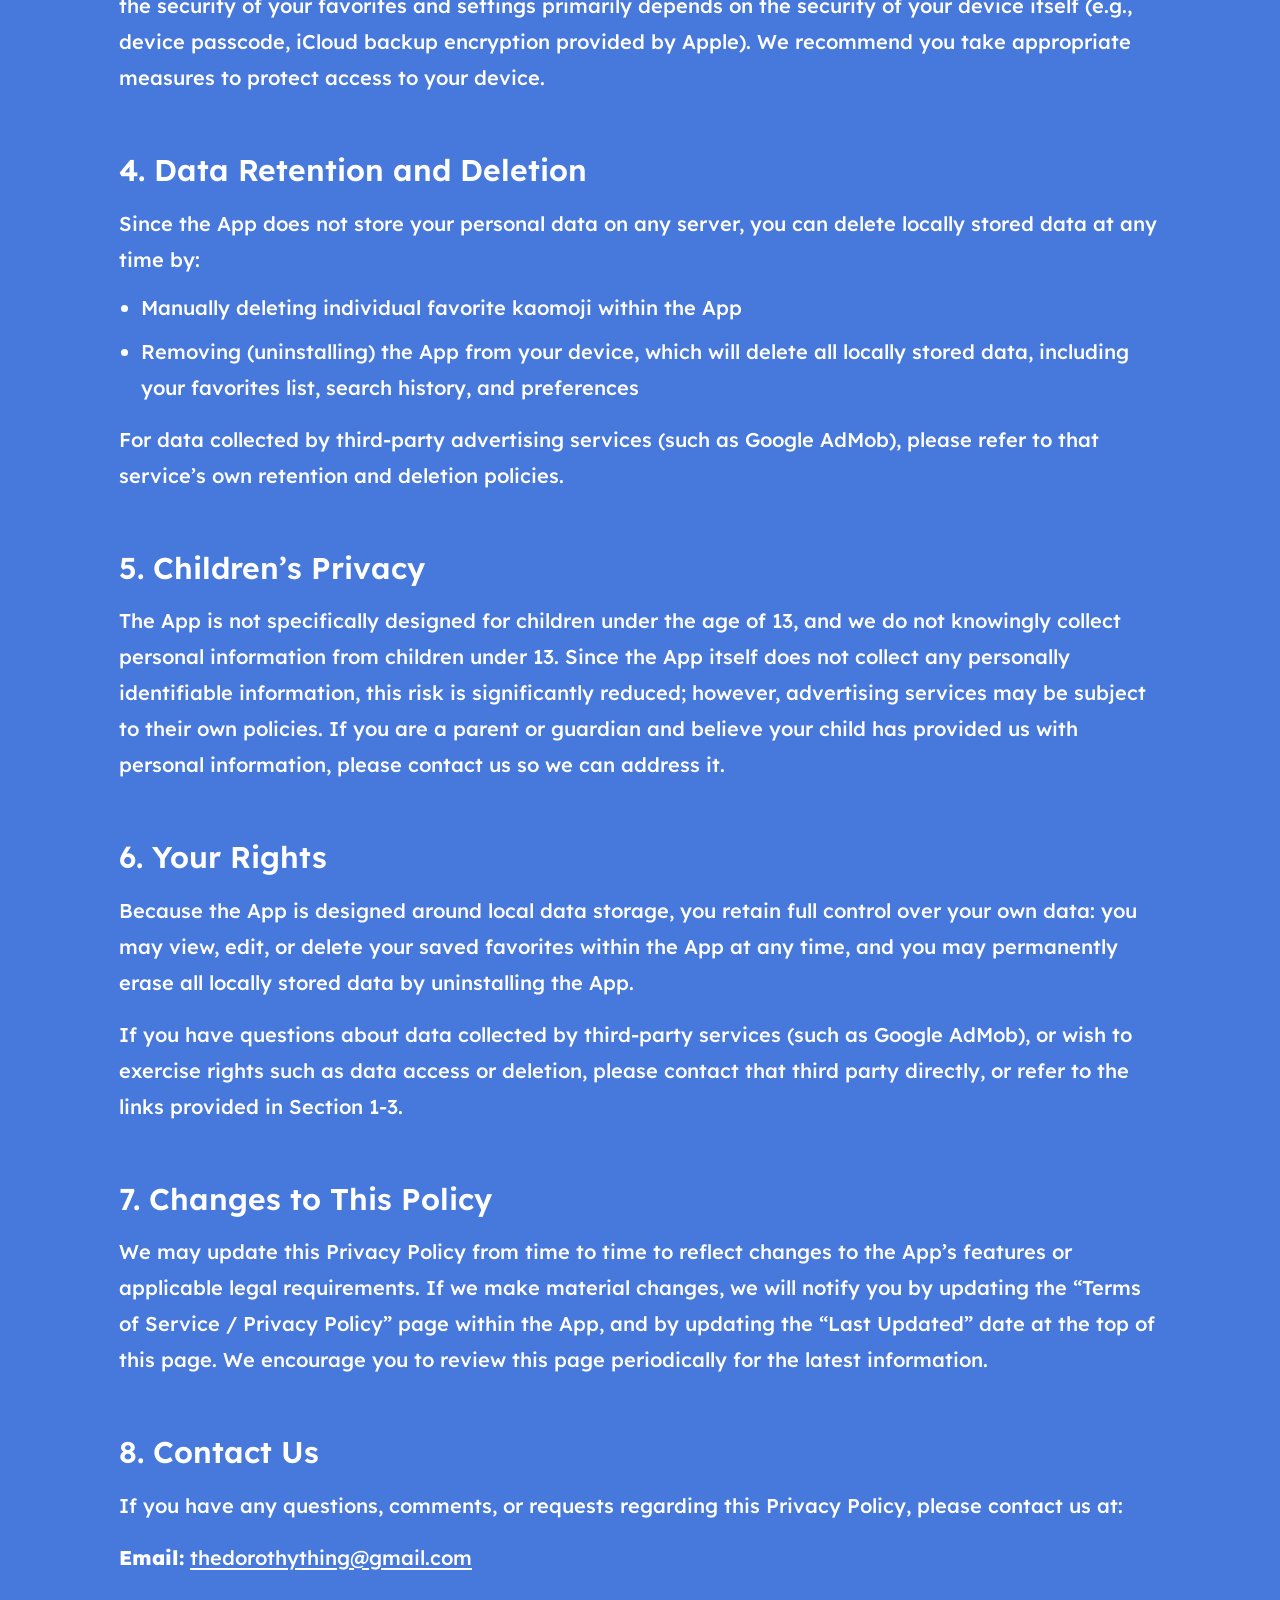
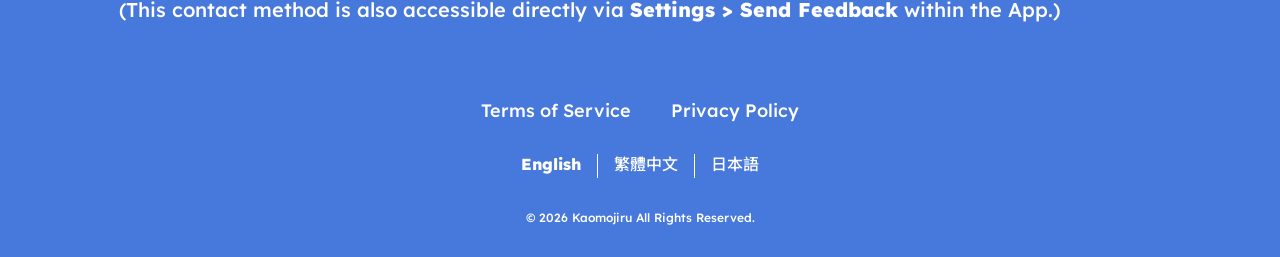
<file: en/privacy.html>
<!DOCTYPE html>
<html lang="en">
<head>
  <meta charset="UTF-8" />
  <meta name="viewport" content="width=device-width, initial-scale=1.0" />
  <title>Privacy Policy | Kaomojiru</title>
  <link rel="icon" type="image/svg+xml" href="../images/favicon.svg" />
  <meta name="description" content="Kaomojiru Privacy Policy." />
  <link rel="alternate" hreflang="zh-Hant" href="../privacy.html" />
  <link rel="alternate" hreflang="en" href="privacy.html" />
  <link rel="alternate" hreflang="ja" href="../ja/privacy.html" />
  <link rel="preconnect" href="https://fonts.googleapis.com" />
  <link rel="preconnect" href="https://fonts.gstatic.com" crossorigin />
  <link href="https://fonts.googleapis.com/css2?family=Lexend+Deca:wght@500;600;800&family=Noto+Sans+TC:wght@500;600;800&display=swap" rel="stylesheet" />
  <link rel="stylesheet" href="../css/style.css?v=4" />
  <script>document.documentElement.classList.add("js");</script>
</head>
<body>
  <!-- Header: no hero on this page, so the header is visible from the start -->
  <header class="site-header is-visible" id="siteHeader">
    <div class="site-header__blur" aria-hidden="true"><span></span><span></span><span></span><span></span><span></span></div>
    <div class="site-header__inner">
      <a class="brand" href="index.html">
        <span class="app-icon app-icon--sm" aria-hidden="true">
          <span class="app-icon__mark">
            <img class="app-icon__top" src="../images/icons/logo_top.svg" alt="" />
            <img class="app-icon__bottom" src="../images/icons/logo_bottom.svg" alt="" />
          </span>
        </span>
        <span class="brand__name">Kaomojiru</span>
      </a>
      <a class="btn-appstore btn-appstore--sm" href="https://apps.apple.com/us/app/kaomojiru/id6787823834" target="_blank" rel="noopener">
        <img src="../images/icons/apple_logo.svg" alt="" width="13.046" height="16" />
        <span>Download at App Store</span>
      </a>
    </div>
  </header>

  <main class="legal">
    <h1 class="legal__title">Kaomojiru - Privacy Policy</h1>
    <p class="legal__updated"><strong>Last Updated: June 30, 2026</strong></p>
    <p>Welcome to Kaomojiru (the “App,” “we,” or “us”), developed and operated by Dorothy (the “Developer”). We care about your privacy, and this Privacy Policy explains how the App handles your data.</p>
    <p>If you have any questions about this Policy, please contact us at <a href="mailto:thedorothything@gmail.com">thedorothything@gmail.com</a>.</p>

    <hr class="legal__divider" />

    <h2>1. Information We Collect</h2>
    <h3>1-1 Information We Do Not Collect</h3>
    <p>The core functionality of Kaomojiru — browsing kaomoji, searching, filtering, saving favorites, and inputting kaomoji via the custom keyboard — <strong>runs entirely on your device, locally</strong>. We do not:</p>
    <ul>
      <li>Require you to create an account</li>
      <li>Collect your name, email address (unless you voluntarily email us), phone number, or other personally identifiable information</li>
      <li>Upload your saved favorite kaomoji, search history, custom kaomoji content, language settings, or appearance preferences to our servers or any cloud service</li>
      <li>Share or publicly display any of your usage content with other users</li>
    </ul>
    <p>The favorite kaomoji you save (stored locally in a SQLite database), your search and filter history, and your preferences (language, dark mode, vibration, etc.) are stored only on your device, and shared between the “Kaomojiru” main app and the “Kaomojiru” custom keyboard extension via App Group technology. <strong>None of this data is transmitted to the Developer or any third party.</strong></p>
    <h3>1-2 Content You Enter Yourself</h3>
    <p>The App allows you to create “custom kaomoji” of up to 12 characters, which you enter yourself. Please note:</p>
    <ul>
      <li>This content is stored only on your device; we cannot access it</li>
      <li>Due to technical limitations of the system, we cannot restrict or filter the text you enter. You are responsible for any content you input, and should avoid entering sensitive personal information or inappropriate content (see “User Conduct” in our <a href="terms.html">Terms of Service</a>)</li>
    </ul>
    <h3>1-3 Information Collected by Third-Party Services</h3>
    <p>The App uses the following third-party services to provide advertising and related functionality. These services may independently collect data:</p>
    <p><strong>Google AdMob (Advertising Service)</strong></p>
    <p>The free version of the App displays banner ads, and all users may optionally watch rewarded video ads in exchange for additional favorite slots. These ads are served by Google AdMob. AdMob and its advertising partners may collect the following types of data to serve ads, measure ad performance, and prevent fraud:</p>
    <ul>
      <li>Device advertising identifiers (e.g., Apple’s IDFA, subject to your consent via “App Tracking Transparency”)</li>
      <li>IP address (which may be used to infer approximate location)</li>
      <li>Device information (e.g., device model, operating system version)</li>
      <li>Ad interaction data (e.g., impressions, clicks, video completion rate)</li>
    </ul>
    <p>This data is processed by Google and its advertising partners under their respective privacy policies, and is not directly collected or stored by the Developer. Please refer to:</p>
    <ul>
      <li>Google Privacy Policy: <a href="https://policies.google.com/privacy" target="_blank" rel="noopener">https://policies.google.com/privacy</a></li>
      <li>Google AdMob Partners and Data Usage: <a href="https://support.google.com/admob/answer/9012903" target="_blank" rel="noopener">https://support.google.com/admob/answer/9012903</a></li>
    </ul>
    <p><strong>Important: The custom keyboard extension does not contain any ads and does not collect or transmit any data.</strong> Ads only appear in the main Kaomojiru app.</p>
    <p><strong>Apple App Store / In-App Purchase</strong></p>
    <p>If you purchase “Kaomojiru PRO,” this transaction is processed by Apple through the App Store. We do not access, collect, or store your payment information (such as credit card numbers). Apple may process your purchase records under its own privacy policy; see Apple’s Privacy Policy: <a href="https://www.apple.com/legal/privacy/" target="_blank" rel="noopener">https://www.apple.com/legal/privacy/</a>.</p>
    <h3>1-4 Information You Voluntarily Provide</h3>
    <p>If you contact us via the “Send Feedback” feature or by emailing <a href="mailto:thedorothything@gmail.com">thedorothything@gmail.com</a> directly, we will receive your email address and the content of your message. This is used solely to respond to your inquiry or feedback, and will not be used for any other purpose or shared with third parties.</p>

    <h2>2. App Tracking Transparency (ATT)</h2>
    <p>In accordance with Apple’s requirements, if the App or its advertising partners need to access your device’s advertising identifier (IDFA) for cross-app tracking or targeted advertising, the system will display a permission prompt asking for your consent. You may choose “Allow” or “Ask App Not to Track.” This choice does not affect your ability to use the App’s core functionality (browsing, favoriting, and inputting kaomoji via the keyboard). Even if you decline, you may still see ads — they will simply be less personalized.</p>
    <p>You can change this permission at any time in <strong>Settings &gt; Privacy &amp; Security &gt; Tracking</strong> on your device.</p>

    <h2>3. Data Security</h2>
    <p>Since the App’s core data is stored locally on your device and is not transmitted to any external server, the security of your favorites and settings primarily depends on the security of your device itself (e.g., device passcode, iCloud backup encryption provided by Apple). We recommend you take appropriate measures to protect access to your device.</p>

    <h2>4. Data Retention and Deletion</h2>
    <p>Since the App does not store your personal data on any server, you can delete locally stored data at any time by:</p>
    <ul>
      <li>Manually deleting individual favorite kaomoji within the App</li>
      <li>Removing (uninstalling) the App from your device, which will delete all locally stored data, including your favorites list, search history, and preferences</li>
    </ul>
    <p>For data collected by third-party advertising services (such as Google AdMob), please refer to that service’s own retention and deletion policies.</p>

    <h2>5. Children’s Privacy</h2>
    <p>The App is not specifically designed for children under the age of 13, and we do not knowingly collect personal information from children under 13. Since the App itself does not collect any personally identifiable information, this risk is significantly reduced; however, advertising services may be subject to their own policies. If you are a parent or guardian and believe your child has provided us with personal information, please contact us so we can address it.</p>

    <h2>6. Your Rights</h2>
    <p>Because the App is designed around local data storage, you retain full control over your own data: you may view, edit, or delete your saved favorites within the App at any time, and you may permanently erase all locally stored data by uninstalling the App.</p>
    <p>If you have questions about data collected by third-party services (such as Google AdMob), or wish to exercise rights such as data access or deletion, please contact that third party directly, or refer to the links provided in Section 1-3.</p>

    <h2>7. Changes to This Policy</h2>
    <p>We may update this Privacy Policy from time to time to reflect changes to the App’s features or applicable legal requirements. If we make material changes, we will notify you by updating the “Terms of Service / Privacy Policy” page within the App, and by updating the “Last Updated” date at the top of this page. We encourage you to review this page periodically for the latest information.</p>

    <h2>8. Contact Us</h2>
    <p>If you have any questions, comments, or requests regarding this Privacy Policy, please contact us at:</p>
    <p><strong>Email:</strong> <a href="mailto:thedorothything@gmail.com">thedorothything@gmail.com</a></p>
    <p>(This contact method is also accessible directly via <strong>Settings &gt; Send Feedback</strong> within the App.)</p>
  </main>

  <footer class="site-footer">
    <nav class="site-footer__legal" aria-label="Legal">
      <a href="terms.html">Terms of Service</a>
      <a href="privacy.html" aria-current="page">Privacy Policy</a>
    </nav>
    <nav class="site-footer__lang" aria-label="Language">
      <a href="privacy.html" data-lang="en" aria-current="page">English</a>
      <span class="site-footer__divider" aria-hidden="true"></span>
      <a href="../privacy.html" data-lang="zh" lang="zh-Hant">繁體中文</a>
      <span class="site-footer__divider" aria-hidden="true"></span>
      <a href="../ja/privacy.html" data-lang="ja" lang="ja">日本語</a>
    </nav>
    <p class="site-footer__copy">© 2026 Kaomojiru All Rights Reserved.</p>
  </footer>

  <div class="toast" id="toast" role="status" aria-live="polite"></div>

  <script src="../js/main.js?v=4"></script>
</body>
</html>
</file>
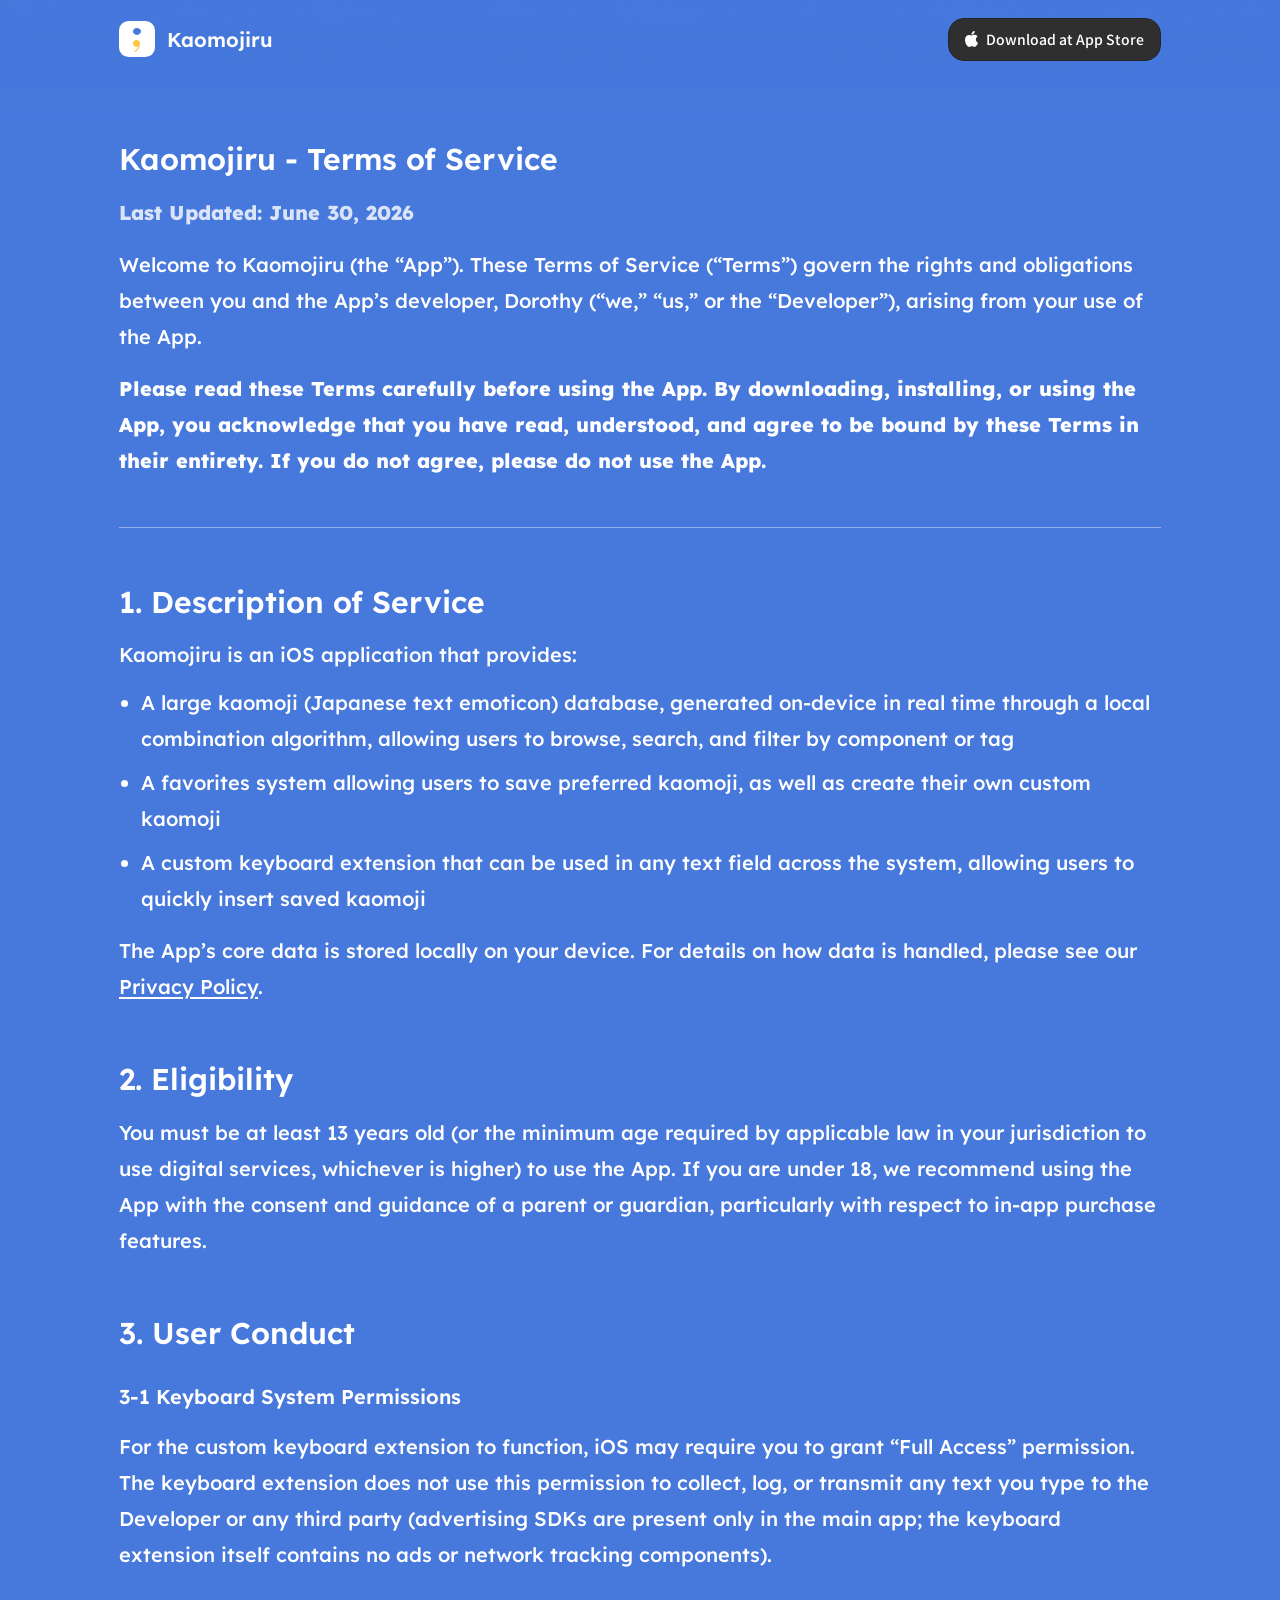
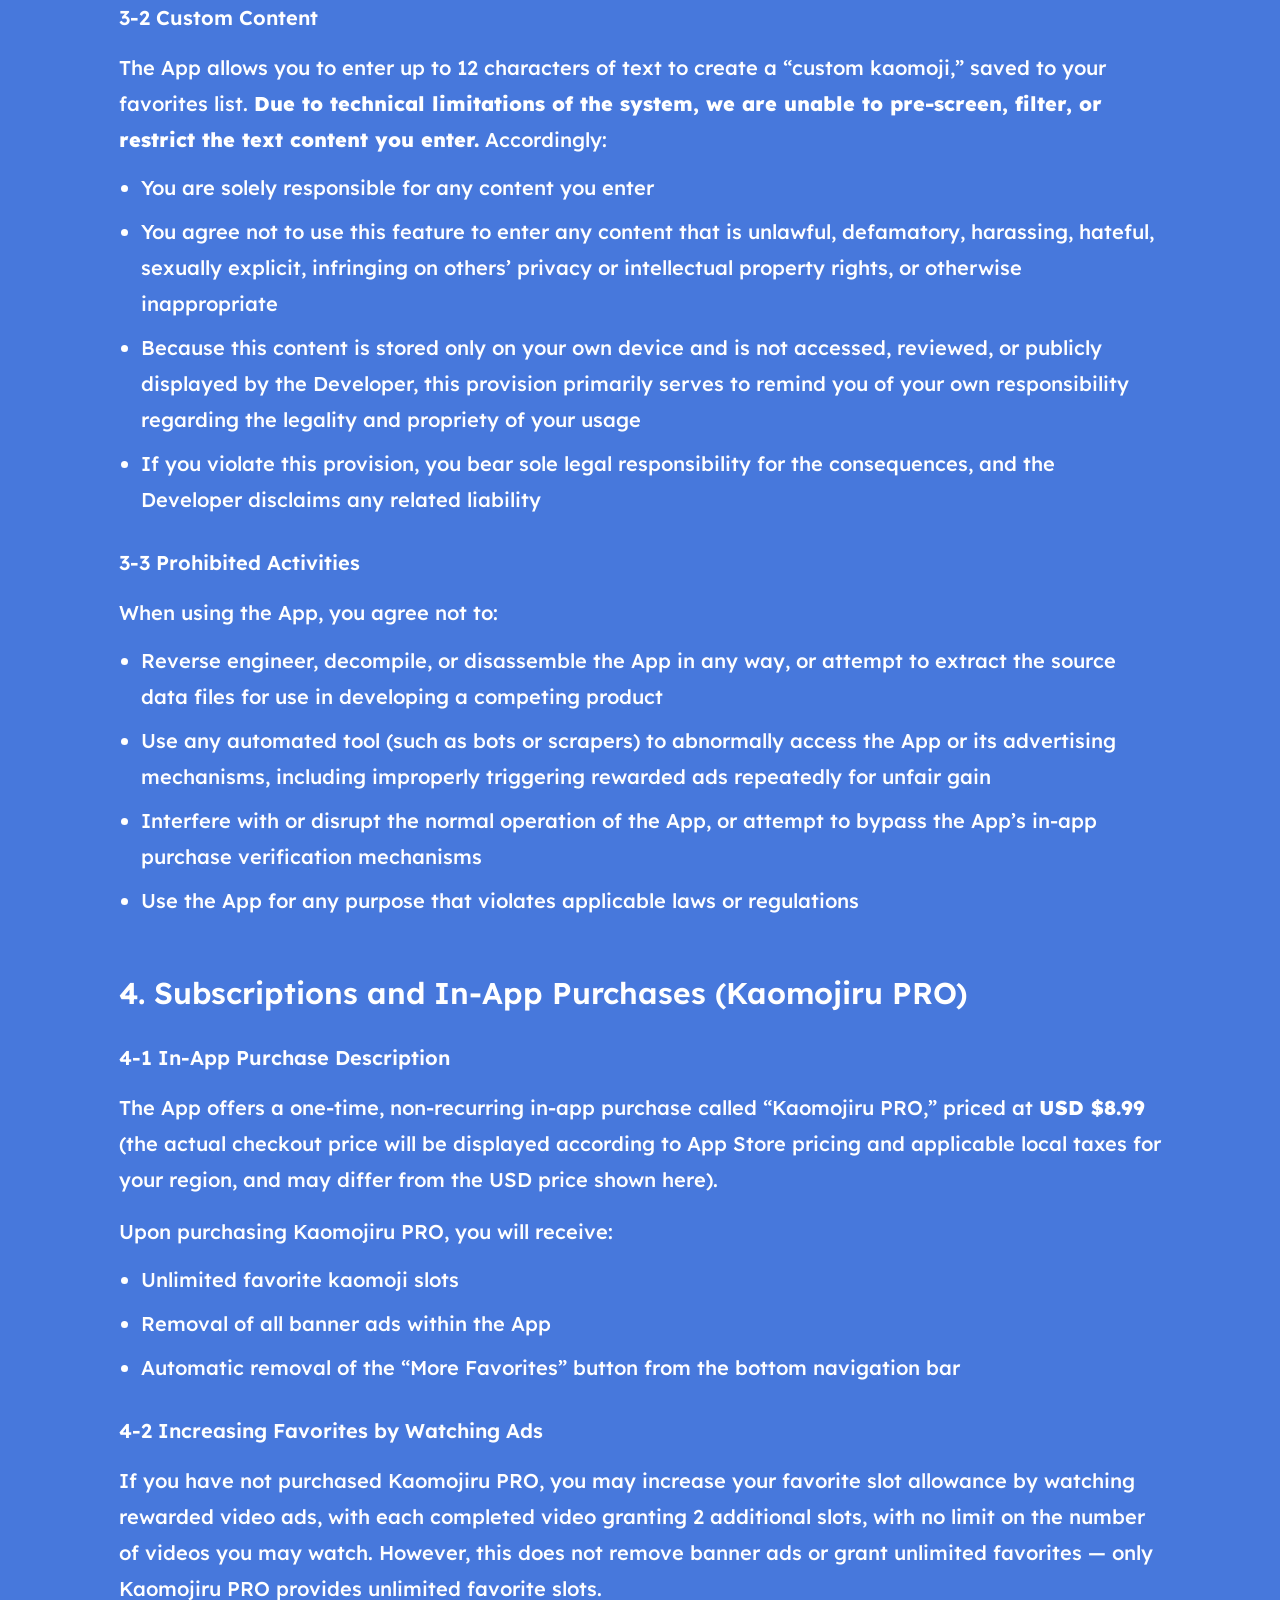
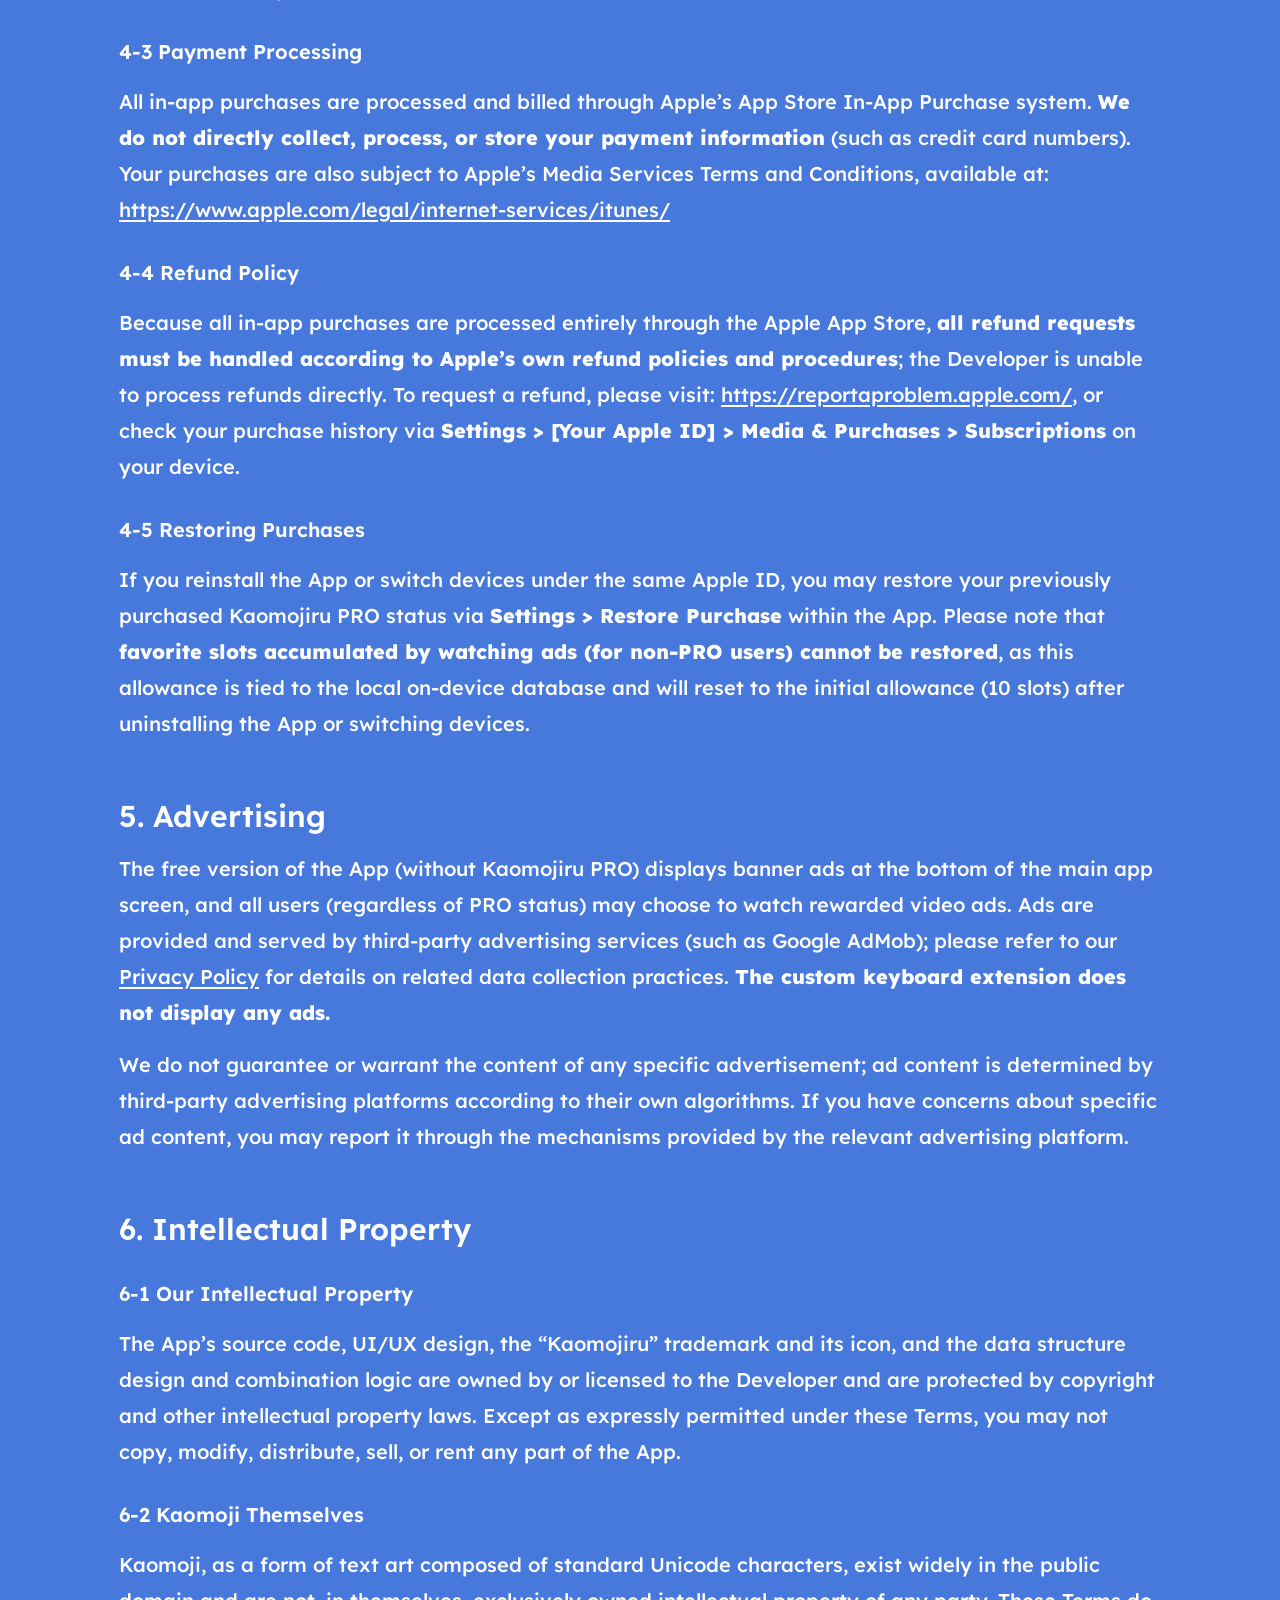
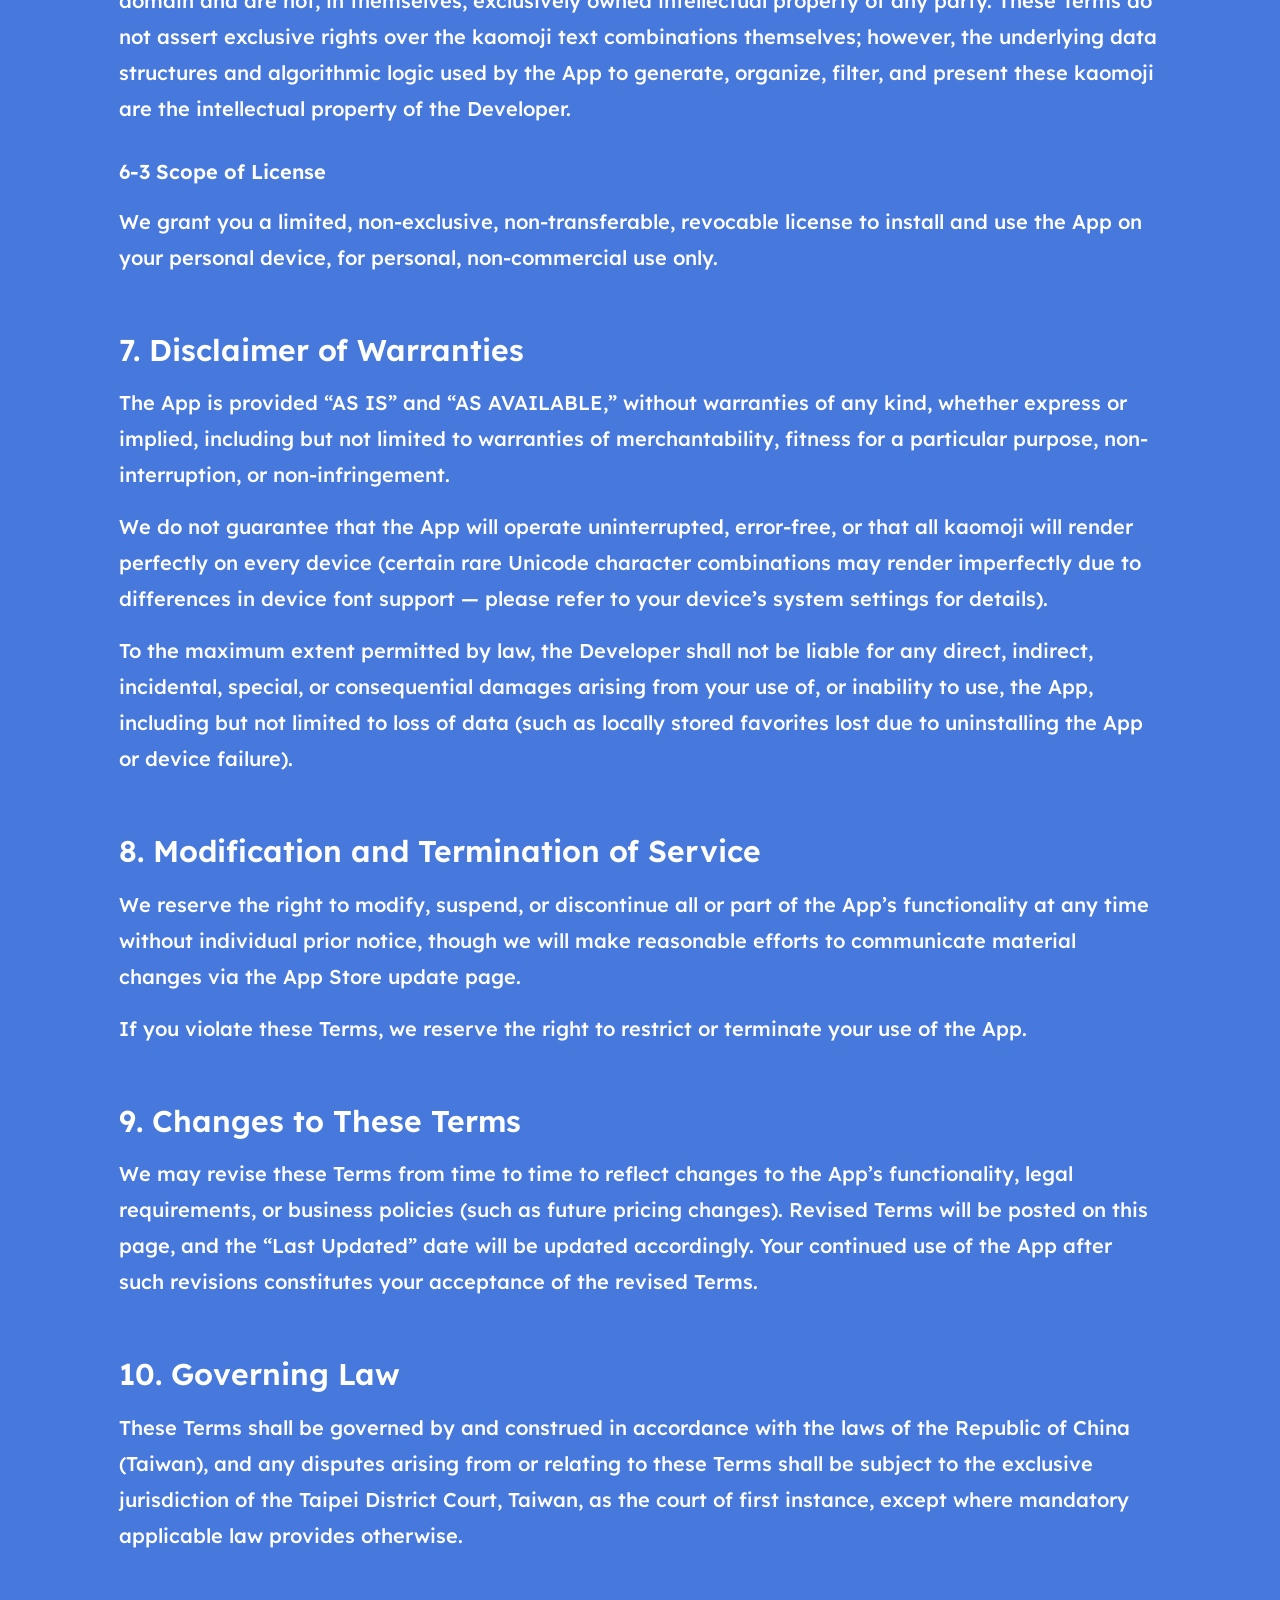
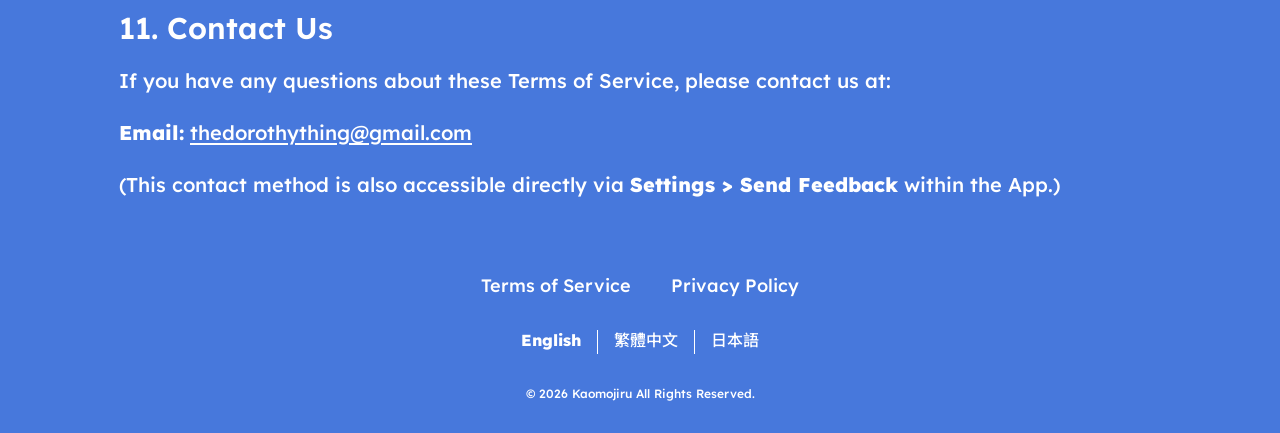
<file: en/terms.html>
<!DOCTYPE html>
<html lang="en">
<head>
  <meta charset="UTF-8" />
  <meta name="viewport" content="width=device-width, initial-scale=1.0" />
  <title>Terms of Service | Kaomojiru</title>
  <link rel="icon" type="image/svg+xml" href="../images/favicon.svg" />
  <meta name="description" content="Kaomojiru Terms of Service." />
  <link rel="alternate" hreflang="zh-Hant" href="../terms.html" />
  <link rel="alternate" hreflang="en" href="terms.html" />
  <link rel="alternate" hreflang="ja" href="../ja/terms.html" />
  <link rel="preconnect" href="https://fonts.googleapis.com" />
  <link rel="preconnect" href="https://fonts.gstatic.com" crossorigin />
  <link href="https://fonts.googleapis.com/css2?family=Lexend+Deca:wght@500;600;800&family=Noto+Sans+TC:wght@500;600;800&display=swap" rel="stylesheet" />
  <link rel="stylesheet" href="../css/style.css?v=4" />
  <script>document.documentElement.classList.add("js");</script>
</head>
<body>
  <!-- Header: no hero on this page, so the header is visible from the start -->
  <header class="site-header is-visible" id="siteHeader">
    <div class="site-header__blur" aria-hidden="true"><span></span><span></span><span></span><span></span><span></span></div>
    <div class="site-header__inner">
      <a class="brand" href="index.html">
        <span class="app-icon app-icon--sm" aria-hidden="true">
          <span class="app-icon__mark">
            <img class="app-icon__top" src="../images/icons/logo_top.svg" alt="" />
            <img class="app-icon__bottom" src="../images/icons/logo_bottom.svg" alt="" />
          </span>
        </span>
        <span class="brand__name">Kaomojiru</span>
      </a>
      <a class="btn-appstore btn-appstore--sm" href="https://apps.apple.com/us/app/kaomojiru/id6787823834" target="_blank" rel="noopener">
        <img src="../images/icons/apple_logo.svg" alt="" width="13.046" height="16" />
        <span>Download at App Store</span>
      </a>
    </div>
  </header>

  <main class="legal">
    <h1 class="legal__title">Kaomojiru - Terms of Service</h1>
    <p class="legal__updated"><strong>Last Updated: June 30, 2026</strong></p>
    <p>Welcome to Kaomojiru (the “App”). These Terms of Service (“Terms”) govern the rights and obligations between you and the App’s developer, Dorothy (“we,” “us,” or the “Developer”), arising from your use of the App.</p>
    <p><strong>Please read these Terms carefully before using the App. By downloading, installing, or using the App, you acknowledge that you have read, understood, and agree to be bound by these Terms in their entirety. If you do not agree, please do not use the App.</strong></p>

    <hr class="legal__divider" />

    <h2>1. Description of Service</h2>
    <p>Kaomojiru is an iOS application that provides:</p>
    <ul>
      <li>A large kaomoji (Japanese text emoticon) database, generated on-device in real time through a local combination algorithm, allowing users to browse, search, and filter by component or tag</li>
      <li>A favorites system allowing users to save preferred kaomoji, as well as create their own custom kaomoji</li>
      <li>A custom keyboard extension that can be used in any text field across the system, allowing users to quickly insert saved kaomoji</li>
    </ul>
    <p>The App’s core data is stored locally on your device. For details on how data is handled, please see our <a href="privacy.html">Privacy Policy</a>.</p>

    <h2>2. Eligibility</h2>
    <p>You must be at least 13 years old (or the minimum age required by applicable law in your jurisdiction to use digital services, whichever is higher) to use the App. If you are under 18, we recommend using the App with the consent and guidance of a parent or guardian, particularly with respect to in-app purchase features.</p>

    <h2>3. User Conduct</h2>
    <h3>3-1 Keyboard System Permissions</h3>
    <p>For the custom keyboard extension to function, iOS may require you to grant “Full Access” permission. The keyboard extension does not use this permission to collect, log, or transmit any text you type to the Developer or any third party (advertising SDKs are present only in the main app; the keyboard extension itself contains no ads or network tracking components).</p>
    <h3>3-2 Custom Content</h3>
    <p>The App allows you to enter up to 12 characters of text to create a “custom kaomoji,” saved to your favorites list. <strong>Due to technical limitations of the system, we are unable to pre-screen, filter, or restrict the text content you enter.</strong> Accordingly:</p>
    <ul>
      <li>You are solely responsible for any content you enter</li>
      <li>You agree not to use this feature to enter any content that is unlawful, defamatory, harassing, hateful, sexually explicit, infringing on others’ privacy or intellectual property rights, or otherwise inappropriate</li>
      <li>Because this content is stored only on your own device and is not accessed, reviewed, or publicly displayed by the Developer, this provision primarily serves to remind you of your own responsibility regarding the legality and propriety of your usage</li>
      <li>If you violate this provision, you bear sole legal responsibility for the consequences, and the Developer disclaims any related liability</li>
    </ul>
    <h3>3-3 Prohibited Activities</h3>
    <p>When using the App, you agree not to:</p>
    <ul>
      <li>Reverse engineer, decompile, or disassemble the App in any way, or attempt to extract the source data files for use in developing a competing product</li>
      <li>Use any automated tool (such as bots or scrapers) to abnormally access the App or its advertising mechanisms, including improperly triggering rewarded ads repeatedly for unfair gain</li>
      <li>Interfere with or disrupt the normal operation of the App, or attempt to bypass the App’s in-app purchase verification mechanisms</li>
      <li>Use the App for any purpose that violates applicable laws or regulations</li>
    </ul>

    <h2>4. Subscriptions and In-App Purchases (Kaomojiru PRO)</h2>
    <h3>4-1 In-App Purchase Description</h3>
    <p>The App offers a one-time, non-recurring in-app purchase called “Kaomojiru PRO,” priced at <strong>USD $8.99</strong> (the actual checkout price will be displayed according to App Store pricing and applicable local taxes for your region, and may differ from the USD price shown here).</p>
    <p>Upon purchasing Kaomojiru PRO, you will receive:</p>
    <ul>
      <li>Unlimited favorite kaomoji slots</li>
      <li>Removal of all banner ads within the App</li>
      <li>Automatic removal of the “More Favorites” button from the bottom navigation bar</li>
    </ul>
    <h3>4-2 Increasing Favorites by Watching Ads</h3>
    <p>If you have not purchased Kaomojiru PRO, you may increase your favorite slot allowance by watching rewarded video ads, with each completed video granting 2 additional slots, with no limit on the number of videos you may watch. However, this does not remove banner ads or grant unlimited favorites — only Kaomojiru PRO provides unlimited favorite slots.</p>
    <h3>4-3 Payment Processing</h3>
    <p>All in-app purchases are processed and billed through Apple’s App Store In-App Purchase system. <strong>We do not directly collect, process, or store your payment information</strong> (such as credit card numbers). Your purchases are also subject to Apple’s Media Services Terms and Conditions, available at: <a href="https://www.apple.com/legal/internet-services/itunes/" target="_blank" rel="noopener">https://www.apple.com/legal/internet-services/itunes/</a></p>
    <h3>4-4 Refund Policy</h3>
    <p>Because all in-app purchases are processed entirely through the Apple App Store, <strong>all refund requests must be handled according to Apple’s own refund policies and procedures</strong>; the Developer is unable to process refunds directly. To request a refund, please visit: <a href="https://reportaproblem.apple.com/" target="_blank" rel="noopener">https://reportaproblem.apple.com/</a>, or check your purchase history via <strong>Settings &gt; [Your Apple ID] &gt; Media &amp; Purchases &gt; Subscriptions</strong> on your device.</p>
    <h3>4-5 Restoring Purchases</h3>
    <p>If you reinstall the App or switch devices under the same Apple ID, you may restore your previously purchased Kaomojiru PRO status via <strong>Settings &gt; Restore Purchase</strong> within the App. Please note that <strong>favorite slots accumulated by watching ads (for non-PRO users) cannot be restored</strong>, as this allowance is tied to the local on-device database and will reset to the initial allowance (10 slots) after uninstalling the App or switching devices.</p>

    <h2>5. Advertising</h2>
    <p>The free version of the App (without Kaomojiru PRO) displays banner ads at the bottom of the main app screen, and all users (regardless of PRO status) may choose to watch rewarded video ads. Ads are provided and served by third-party advertising services (such as Google AdMob); please refer to our <a href="privacy.html">Privacy Policy</a> for details on related data collection practices. <strong>The custom keyboard extension does not display any ads.</strong></p>
    <p>We do not guarantee or warrant the content of any specific advertisement; ad content is determined by third-party advertising platforms according to their own algorithms. If you have concerns about specific ad content, you may report it through the mechanisms provided by the relevant advertising platform.</p>

    <h2>6. Intellectual Property</h2>
    <h3>6-1 Our Intellectual Property</h3>
    <p>The App’s source code, UI/UX design, the “Kaomojiru” trademark and its icon, and the data structure design and combination logic are owned by or licensed to the Developer and are protected by copyright and other intellectual property laws. Except as expressly permitted under these Terms, you may not copy, modify, distribute, sell, or rent any part of the App.</p>
    <h3>6-2 Kaomoji Themselves</h3>
    <p>Kaomoji, as a form of text art composed of standard Unicode characters, exist widely in the public domain and are not, in themselves, exclusively owned intellectual property of any party. These Terms do not assert exclusive rights over the kaomoji text combinations themselves; however, the underlying data structures and algorithmic logic used by the App to generate, organize, filter, and present these kaomoji are the intellectual property of the Developer.</p>
    <h3>6-3 Scope of License</h3>
    <p>We grant you a limited, non-exclusive, non-transferable, revocable license to install and use the App on your personal device, for personal, non-commercial use only.</p>

    <h2>7. Disclaimer of Warranties</h2>
    <p>The App is provided “AS IS” and “AS AVAILABLE,” without warranties of any kind, whether express or implied, including but not limited to warranties of merchantability, fitness for a particular purpose, non-interruption, or non-infringement.</p>
    <p>We do not guarantee that the App will operate uninterrupted, error-free, or that all kaomoji will render perfectly on every device (certain rare Unicode character combinations may render imperfectly due to differences in device font support — please refer to your device’s system settings for details).</p>
    <p>To the maximum extent permitted by law, the Developer shall not be liable for any direct, indirect, incidental, special, or consequential damages arising from your use of, or inability to use, the App, including but not limited to loss of data (such as locally stored favorites lost due to uninstalling the App or device failure).</p>

    <h2>8. Modification and Termination of Service</h2>
    <p>We reserve the right to modify, suspend, or discontinue all or part of the App’s functionality at any time without individual prior notice, though we will make reasonable efforts to communicate material changes via the App Store update page.</p>
    <p>If you violate these Terms, we reserve the right to restrict or terminate your use of the App.</p>

    <h2>9. Changes to These Terms</h2>
    <p>We may revise these Terms from time to time to reflect changes to the App’s functionality, legal requirements, or business policies (such as future pricing changes). Revised Terms will be posted on this page, and the “Last Updated” date will be updated accordingly. Your continued use of the App after such revisions constitutes your acceptance of the revised Terms.</p>

    <h2>10. Governing Law</h2>
    <p>These Terms shall be governed by and construed in accordance with the laws of the Republic of China (Taiwan), and any disputes arising from or relating to these Terms shall be subject to the exclusive jurisdiction of the Taipei District Court, Taiwan, as the court of first instance, except where mandatory applicable law provides otherwise.</p>

    <h2>11. Contact Us</h2>
    <p>If you have any questions about these Terms of Service, please contact us at:</p>
    <p><strong>Email:</strong> <a href="mailto:thedorothything@gmail.com">thedorothything@gmail.com</a></p>
    <p>(This contact method is also accessible directly via <strong>Settings &gt; Send Feedback</strong> within the App.)</p>
  </main>

  <footer class="site-footer">
    <nav class="site-footer__legal" aria-label="Legal">
      <a href="terms.html" aria-current="page">Terms of Service</a>
      <a href="privacy.html">Privacy Policy</a>
    </nav>
    <nav class="site-footer__lang" aria-label="Language">
      <a href="terms.html" data-lang="en" aria-current="page">English</a>
      <span class="site-footer__divider" aria-hidden="true"></span>
      <a href="../terms.html" data-lang="zh" lang="zh-Hant">繁體中文</a>
      <span class="site-footer__divider" aria-hidden="true"></span>
      <a href="../ja/terms.html" data-lang="ja" lang="ja">日本語</a>
    </nav>
    <p class="site-footer__copy">© 2026 Kaomojiru All Rights Reserved.</p>
  </footer>

  <div class="toast" id="toast" role="status" aria-live="polite"></div>

  <script src="../js/main.js?v=4"></script>
</body>
</html>
</file>
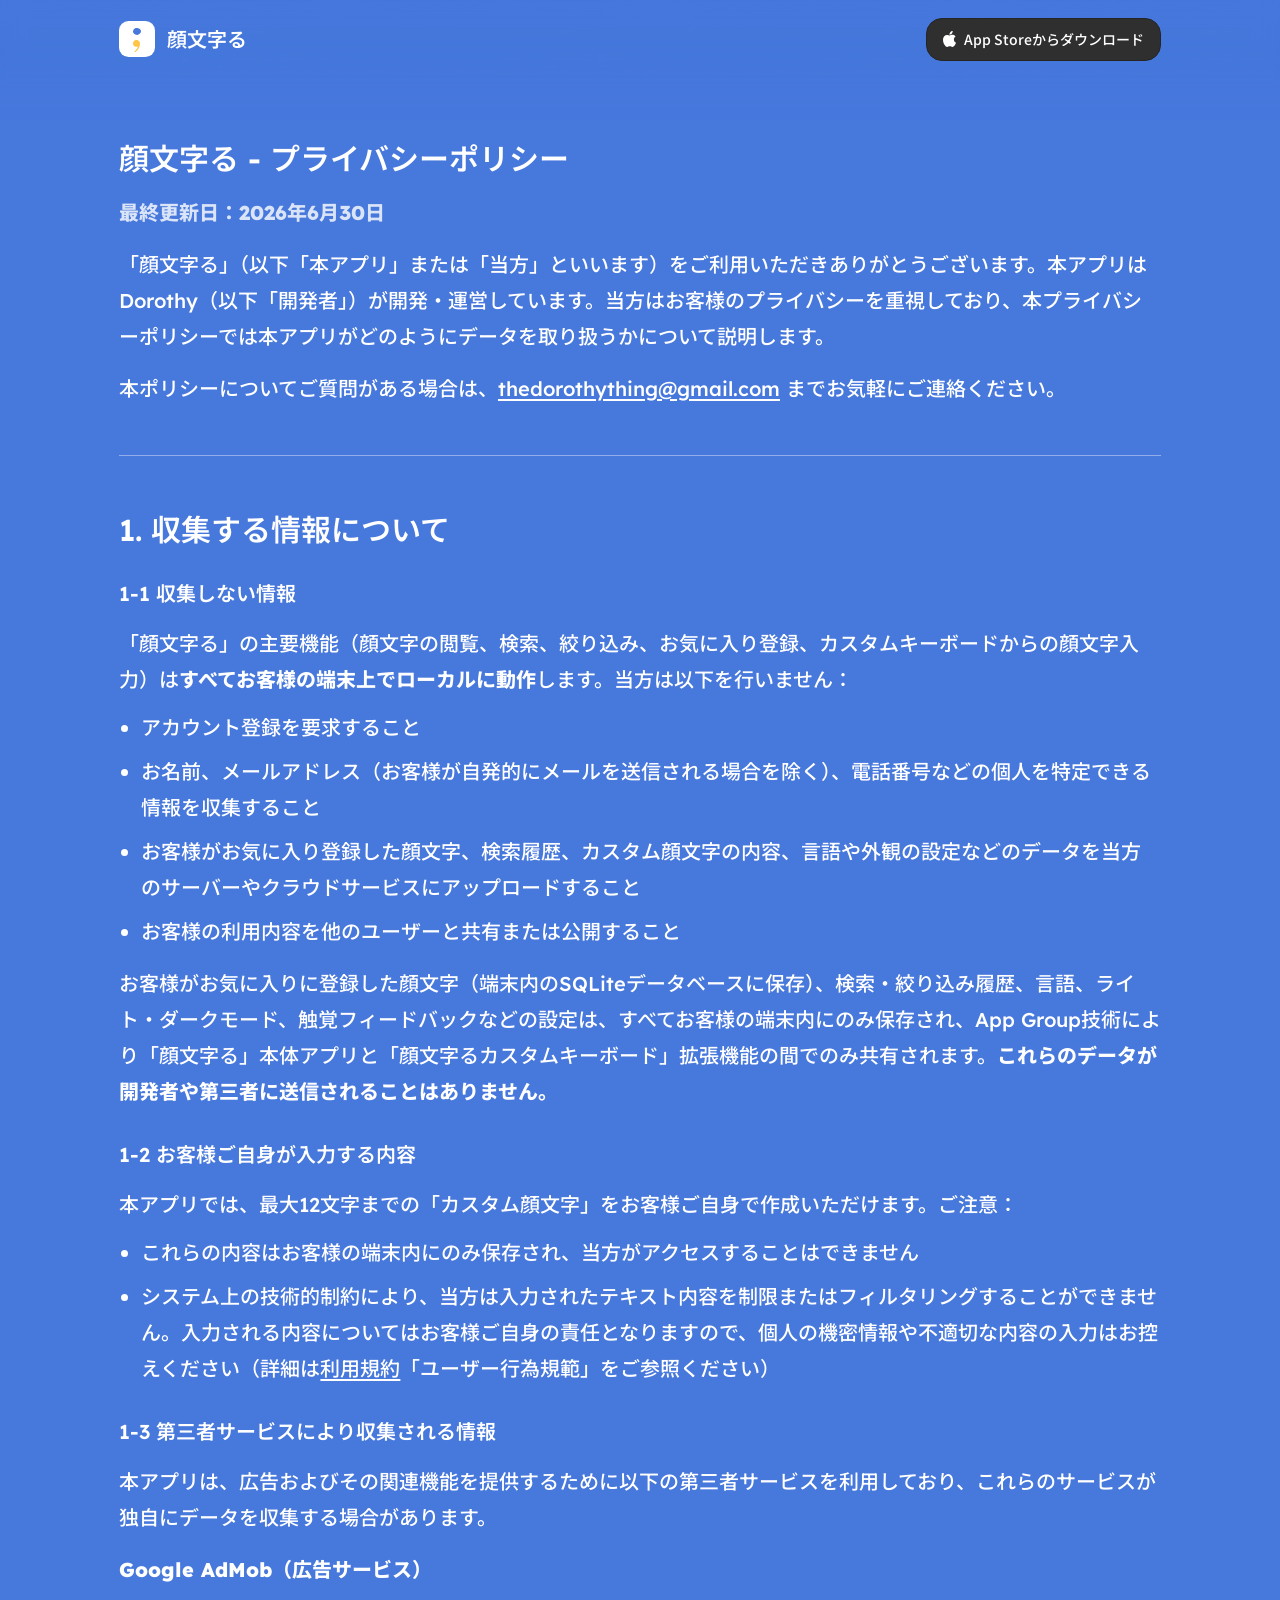
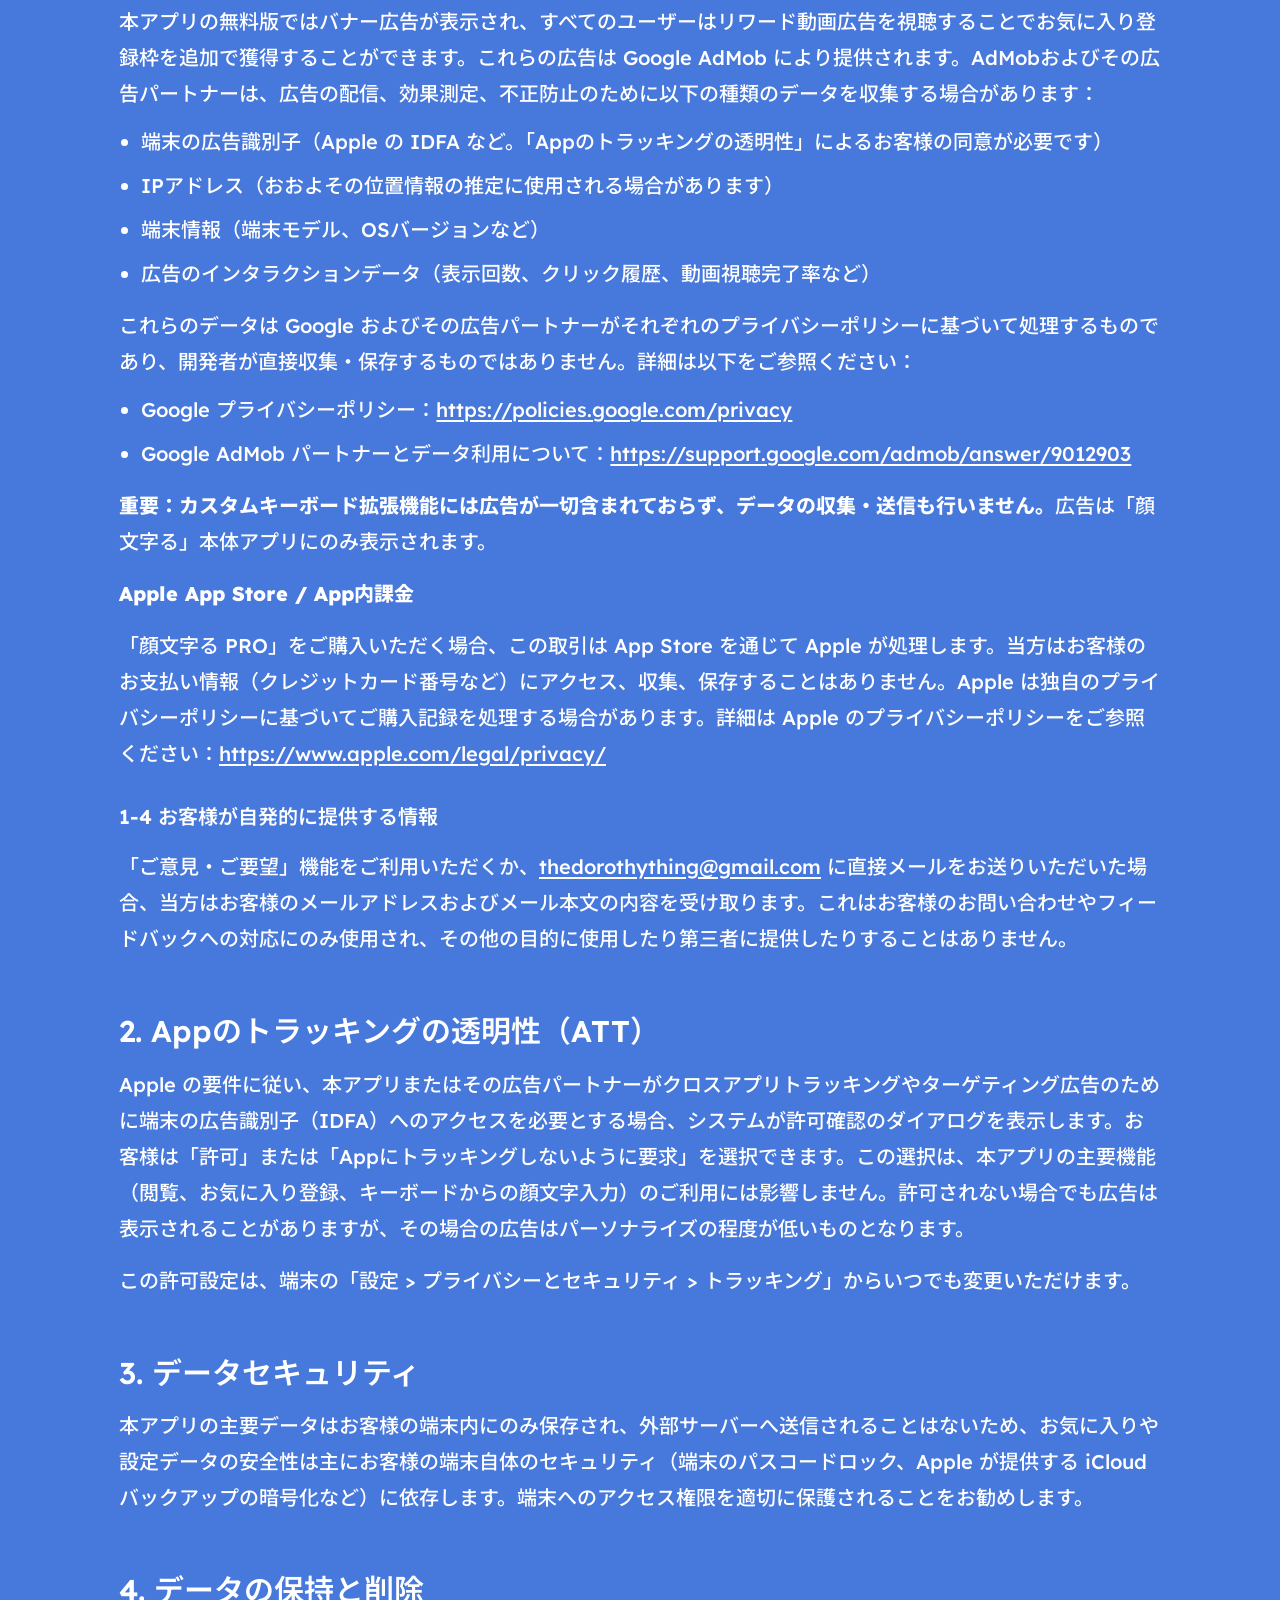
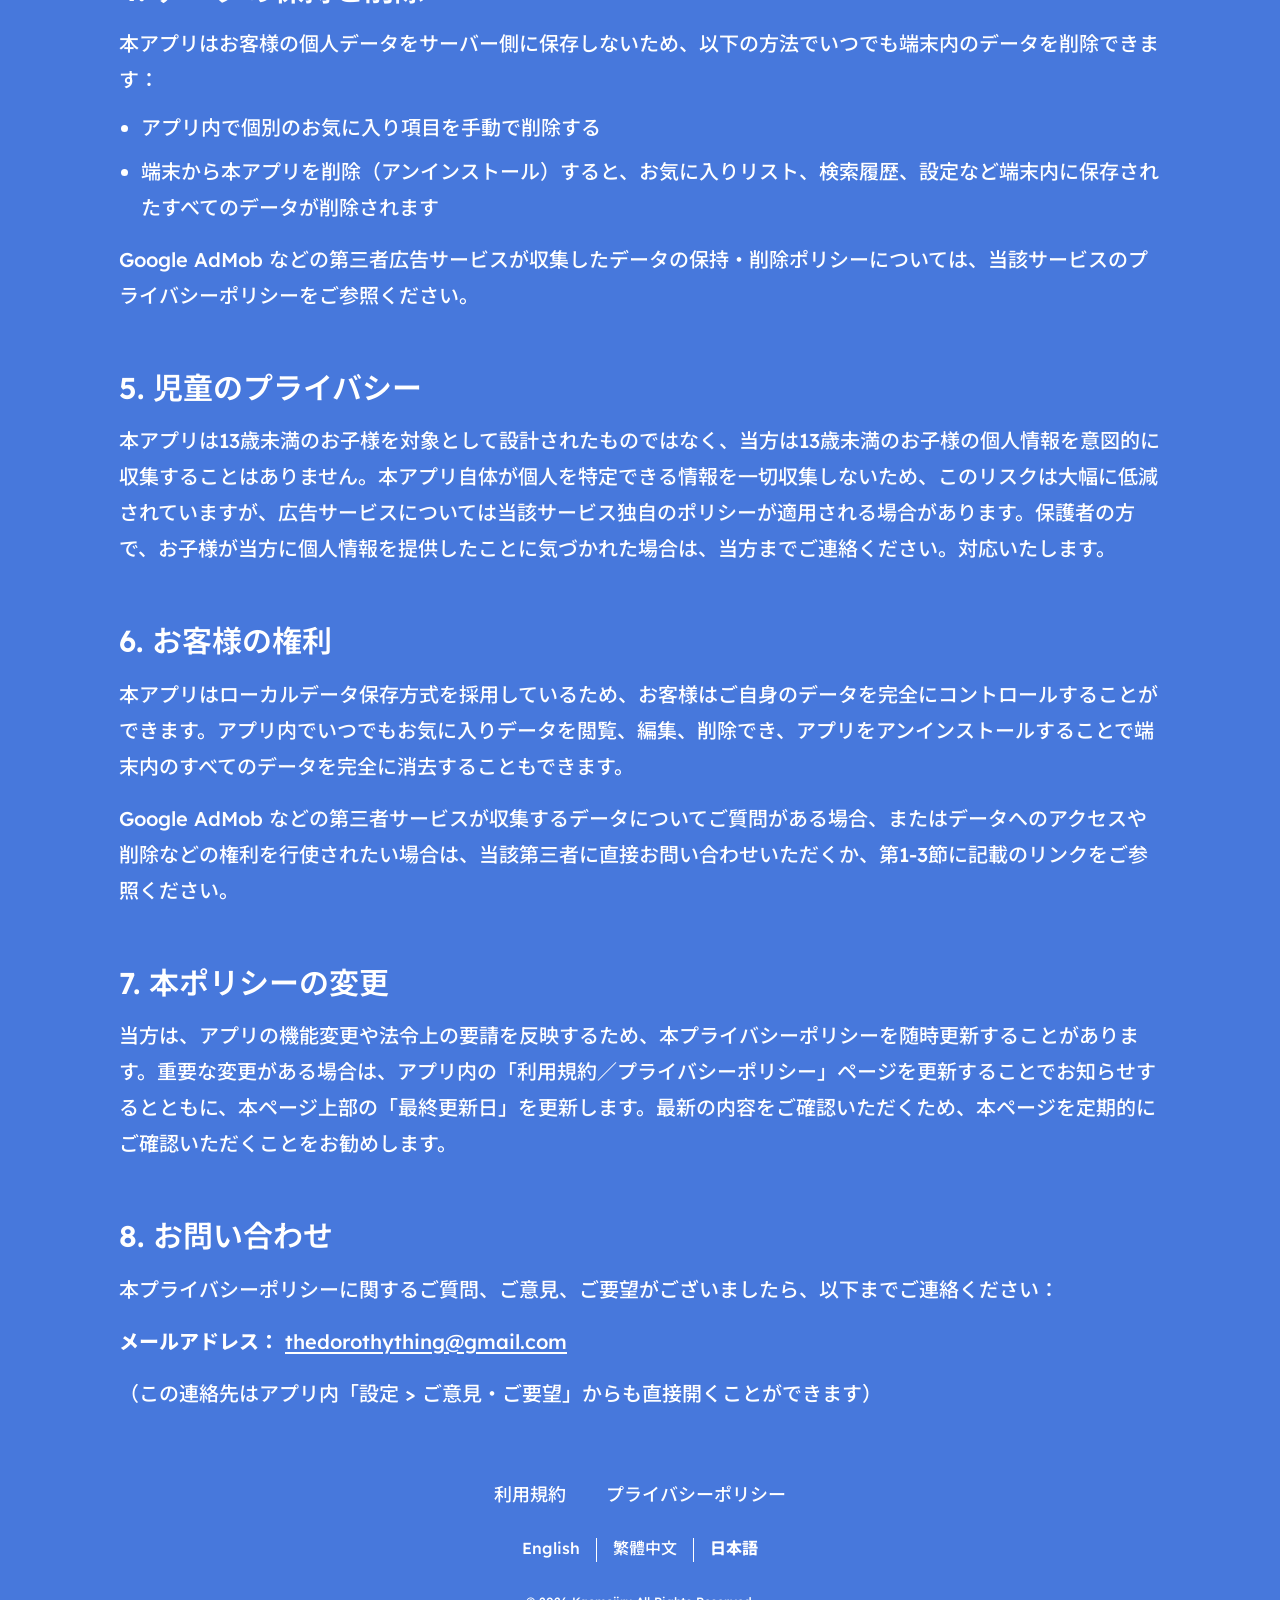
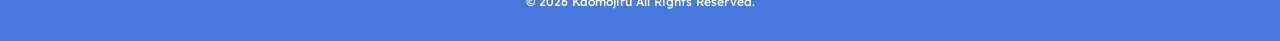
<file: ja/privacy.html>
<!DOCTYPE html>
<html lang="ja">
<head>
  <meta charset="UTF-8" />
  <meta name="viewport" content="width=device-width, initial-scale=1.0" />
  <title>プライバシーポリシー｜顔文字る</title>
  <link rel="icon" type="image/svg+xml" href="../images/favicon.svg" />
  <meta name="description" content="顔文字る プライバシーポリシー。" />
  <link rel="alternate" hreflang="zh-Hant" href="../privacy.html" />
  <link rel="alternate" hreflang="en" href="../en/privacy.html" />
  <link rel="alternate" hreflang="ja" href="privacy.html" />
  <link rel="preconnect" href="https://fonts.googleapis.com" />
  <link rel="preconnect" href="https://fonts.gstatic.com" crossorigin />
  <link href="https://fonts.googleapis.com/css2?family=Lexend+Deca:wght@500;600;800&family=Noto+Sans+JP:wght@500;600;800&family=Noto+Sans+TC:wght@500;600;800&display=swap" rel="stylesheet" />
  <link rel="stylesheet" href="../css/style.css?v=4" />
  <script>document.documentElement.classList.add("js");</script>
</head>
<body>
  <!-- Header：このページには hero がないため、最初から表示 -->
  <header class="site-header is-visible" id="siteHeader">
    <div class="site-header__blur" aria-hidden="true"><span></span><span></span><span></span><span></span><span></span></div>
    <div class="site-header__inner">
      <a class="brand" href="index.html">
        <span class="app-icon app-icon--sm" aria-hidden="true">
          <span class="app-icon__mark">
            <img class="app-icon__top" src="../images/icons/logo_top.svg" alt="" />
            <img class="app-icon__bottom" src="../images/icons/logo_bottom.svg" alt="" />
          </span>
        </span>
        <span class="brand__name">顔文字る</span>
      </a>
      <a class="btn-appstore btn-appstore--sm" href="https://apps.apple.com/jp/app/%E9%A1%94%E6%96%87%E5%AD%97%E3%82%8B/id6787823834" target="_blank" rel="noopener">
        <img src="../images/icons/apple_logo.svg" alt="" width="13.046" height="16" />
        <span>App Storeからダウンロード</span>
      </a>
    </div>
  </header>

  <main class="legal">
    <h1 class="legal__title">顔文字る - プライバシーポリシー</h1>
    <p class="legal__updated"><strong>最終更新日：2026年6月30日</strong></p>
    <p>「顔文字る」（以下「本アプリ」または「当方」といいます）をご利用いただきありがとうございます。本アプリは Dorothy（以下「開発者」）が開発・運営しています。当方はお客様のプライバシーを重視しており、本プライバシーポリシーでは本アプリがどのようにデータを取り扱うかについて説明します。</p>
    <p>本ポリシーについてご質問がある場合は、<a href="mailto:thedorothything@gmail.com">thedorothything@gmail.com</a> までお気軽にご連絡ください。</p>

    <hr class="legal__divider" />

    <h2>1. 収集する情報について</h2>
    <h3>1-1 収集しない情報</h3>
    <p>「顔文字る」の主要機能（顔文字の閲覧、検索、絞り込み、お気に入り登録、カスタムキーボードからの顔文字入力）は<strong>すべてお客様の端末上でローカルに動作</strong>します。当方は以下を行いません：</p>
    <ul>
      <li>アカウント登録を要求すること</li>
      <li>お名前、メールアドレス（お客様が自発的にメールを送信される場合を除く）、電話番号などの個人を特定できる情報を収集すること</li>
      <li>お客様がお気に入り登録した顔文字、検索履歴、カスタム顔文字の内容、言語や外観の設定などのデータを当方のサーバーやクラウドサービスにアップロードすること</li>
      <li>お客様の利用内容を他のユーザーと共有または公開すること</li>
    </ul>
    <p>お客様がお気に入りに登録した顔文字（端末内のSQLiteデータベースに保存）、検索・絞り込み履歴、言語、ライト・ダークモード、触覚フィードバックなどの設定は、すべてお客様の端末内にのみ保存され、App Group技術により「顔文字る」本体アプリと「顔文字るカスタムキーボード」拡張機能の間でのみ共有されます。<strong>これらのデータが開発者や第三者に送信されることはありません。</strong></p>
    <h3>1-2 お客様ご自身が入力する内容</h3>
    <p>本アプリでは、最大12文字までの「カスタム顔文字」をお客様ご自身で作成いただけます。ご注意：</p>
    <ul>
      <li>これらの内容はお客様の端末内にのみ保存され、当方がアクセスすることはできません</li>
      <li>システム上の技術的制約により、当方は入力されたテキスト内容を制限またはフィルタリングすることができません。入力される内容についてはお客様ご自身の責任となりますので、個人の機密情報や不適切な内容の入力はお控えください（詳細は<a href="terms.html">利用規約</a>「ユーザー行為規範」をご参照ください）</li>
    </ul>
    <h3>1-3 第三者サービスにより収集される情報</h3>
    <p>本アプリは、広告およびその関連機能を提供するために以下の第三者サービスを利用しており、これらのサービスが独自にデータを収集する場合があります。</p>
    <p><strong>Google AdMob（広告サービス）</strong></p>
    <p>本アプリの無料版ではバナー広告が表示され、すべてのユーザーはリワード動画広告を視聴することでお気に入り登録枠を追加で獲得することができます。これらの広告は Google AdMob により提供されます。AdMobおよびその広告パートナーは、広告の配信、効果測定、不正防止のために以下の種類のデータを収集する場合があります：</p>
    <ul>
      <li>端末の広告識別子（Apple の IDFA など。「Appのトラッキングの透明性」によるお客様の同意が必要です）</li>
      <li>IPアドレス（おおよその位置情報の推定に使用される場合があります）</li>
      <li>端末情報（端末モデル、OSバージョンなど）</li>
      <li>広告のインタラクションデータ（表示回数、クリック履歴、動画視聴完了率など）</li>
    </ul>
    <p>これらのデータは Google およびその広告パートナーがそれぞれのプライバシーポリシーに基づいて処理するものであり、開発者が直接収集・保存するものではありません。詳細は以下をご参照ください：</p>
    <ul>
      <li>Google プライバシーポリシー：<a href="https://policies.google.com/privacy" target="_blank" rel="noopener">https://policies.google.com/privacy</a></li>
      <li>Google AdMob パートナーとデータ利用について：<a href="https://support.google.com/admob/answer/9012903" target="_blank" rel="noopener">https://support.google.com/admob/answer/9012903</a></li>
    </ul>
    <p><strong>重要：カスタムキーボード拡張機能には広告が一切含まれておらず、データの収集・送信も行いません。</strong>広告は「顔文字る」本体アプリにのみ表示されます。</p>
    <p><strong>Apple App Store / App内課金</strong></p>
    <p>「顔文字る PRO」をご購入いただく場合、この取引は App Store を通じて Apple が処理します。当方はお客様のお支払い情報（クレジットカード番号など）にアクセス、収集、保存することはありません。Apple は独自のプライバシーポリシーに基づいてご購入記録を処理する場合があります。詳細は Apple のプライバシーポリシーをご参照ください：<a href="https://www.apple.com/legal/privacy/" target="_blank" rel="noopener">https://www.apple.com/legal/privacy/</a></p>
    <h3>1-4 お客様が自発的に提供する情報</h3>
    <p>「ご意見・ご要望」機能をご利用いただくか、<a href="mailto:thedorothything@gmail.com">thedorothything@gmail.com</a> に直接メールをお送りいただいた場合、当方はお客様のメールアドレスおよびメール本文の内容を受け取ります。これはお客様のお問い合わせやフィードバックへの対応にのみ使用され、その他の目的に使用したり第三者に提供したりすることはありません。</p>

    <h2>2. Appのトラッキングの透明性（ATT）</h2>
    <p>Apple の要件に従い、本アプリまたはその広告パートナーがクロスアプリトラッキングやターゲティング広告のために端末の広告識別子（IDFA）へのアクセスを必要とする場合、システムが許可確認のダイアログを表示します。お客様は「許可」または「Appにトラッキングしないように要求」を選択できます。この選択は、本アプリの主要機能（閲覧、お気に入り登録、キーボードからの顔文字入力）のご利用には影響しません。許可されない場合でも広告は表示されることがありますが、その場合の広告はパーソナライズの程度が低いものとなります。</p>
    <p>この許可設定は、端末の「設定 &gt; プライバシーとセキュリティ &gt; トラッキング」からいつでも変更いただけます。</p>

    <h2>3. データセキュリティ</h2>
    <p>本アプリの主要データはお客様の端末内にのみ保存され、外部サーバーへ送信されることはないため、お気に入りや設定データの安全性は主にお客様の端末自体のセキュリティ（端末のパスコードロック、Apple が提供する iCloud バックアップの暗号化など）に依存します。端末へのアクセス権限を適切に保護されることをお勧めします。</p>

    <h2>4. データの保持と削除</h2>
    <p>本アプリはお客様の個人データをサーバー側に保存しないため、以下の方法でいつでも端末内のデータを削除できます：</p>
    <ul>
      <li>アプリ内で個別のお気に入り項目を手動で削除する</li>
      <li>端末から本アプリを削除（アンインストール）すると、お気に入りリスト、検索履歴、設定など端末内に保存されたすべてのデータが削除されます</li>
    </ul>
    <p>Google AdMob などの第三者広告サービスが収集したデータの保持・削除ポリシーについては、当該サービスのプライバシーポリシーをご参照ください。</p>

    <h2>5. 児童のプライバシー</h2>
    <p>本アプリは13歳未満のお子様を対象として設計されたものではなく、当方は13歳未満のお子様の個人情報を意図的に収集することはありません。本アプリ自体が個人を特定できる情報を一切収集しないため、このリスクは大幅に低減されていますが、広告サービスについては当該サービス独自のポリシーが適用される場合があります。保護者の方で、お子様が当方に個人情報を提供したことに気づかれた場合は、当方までご連絡ください。対応いたします。</p>

    <h2>6. お客様の権利</h2>
    <p>本アプリはローカルデータ保存方式を採用しているため、お客様はご自身のデータを完全にコントロールすることができます。アプリ内でいつでもお気に入りデータを閲覧、編集、削除でき、アプリをアンインストールすることで端末内のすべてのデータを完全に消去することもできます。</p>
    <p>Google AdMob などの第三者サービスが収集するデータについてご質問がある場合、またはデータへのアクセスや削除などの権利を行使されたい場合は、当該第三者に直接お問い合わせいただくか、第1-3節に記載のリンクをご参照ください。</p>

    <h2>7. 本ポリシーの変更</h2>
    <p>当方は、アプリの機能変更や法令上の要請を反映するため、本プライバシーポリシーを随時更新することがあります。重要な変更がある場合は、アプリ内の「利用規約／プライバシーポリシー」ページを更新することでお知らせするとともに、本ページ上部の「最終更新日」を更新します。最新の内容をご確認いただくため、本ページを定期的にご確認いただくことをお勧めします。</p>

    <h2>8. お問い合わせ</h2>
    <p>本プライバシーポリシーに関するご質問、ご意見、ご要望がございましたら、以下までご連絡ください：</p>
    <p><strong>メールアドレス：</strong> <a href="mailto:thedorothything@gmail.com">thedorothything@gmail.com</a></p>
    <p>（この連絡先はアプリ内「設定 &gt; ご意見・ご要望」からも直接開くことができます）</p>
  </main>

  <footer class="site-footer">
    <nav class="site-footer__legal" aria-label="法的情報">
      <a href="terms.html">利用規約</a>
      <a href="privacy.html" aria-current="page">プライバシーポリシー</a>
    </nav>
    <nav class="site-footer__lang" aria-label="言語">
      <a href="../en/privacy.html" data-lang="en" lang="en">English</a>
      <span class="site-footer__divider" aria-hidden="true"></span>
      <a href="../privacy.html" data-lang="zh" lang="zh-Hant">繁體中文</a>
      <span class="site-footer__divider" aria-hidden="true"></span>
      <a href="privacy.html" data-lang="ja" aria-current="page">日本語</a>
    </nav>
    <p class="site-footer__copy">© 2026 Kaomojiru All Rights Reserved.</p>
  </footer>

  <div class="toast" id="toast" role="status" aria-live="polite"></div>

  <script src="../js/main.js?v=4"></script>
</body>
</html>
</file>
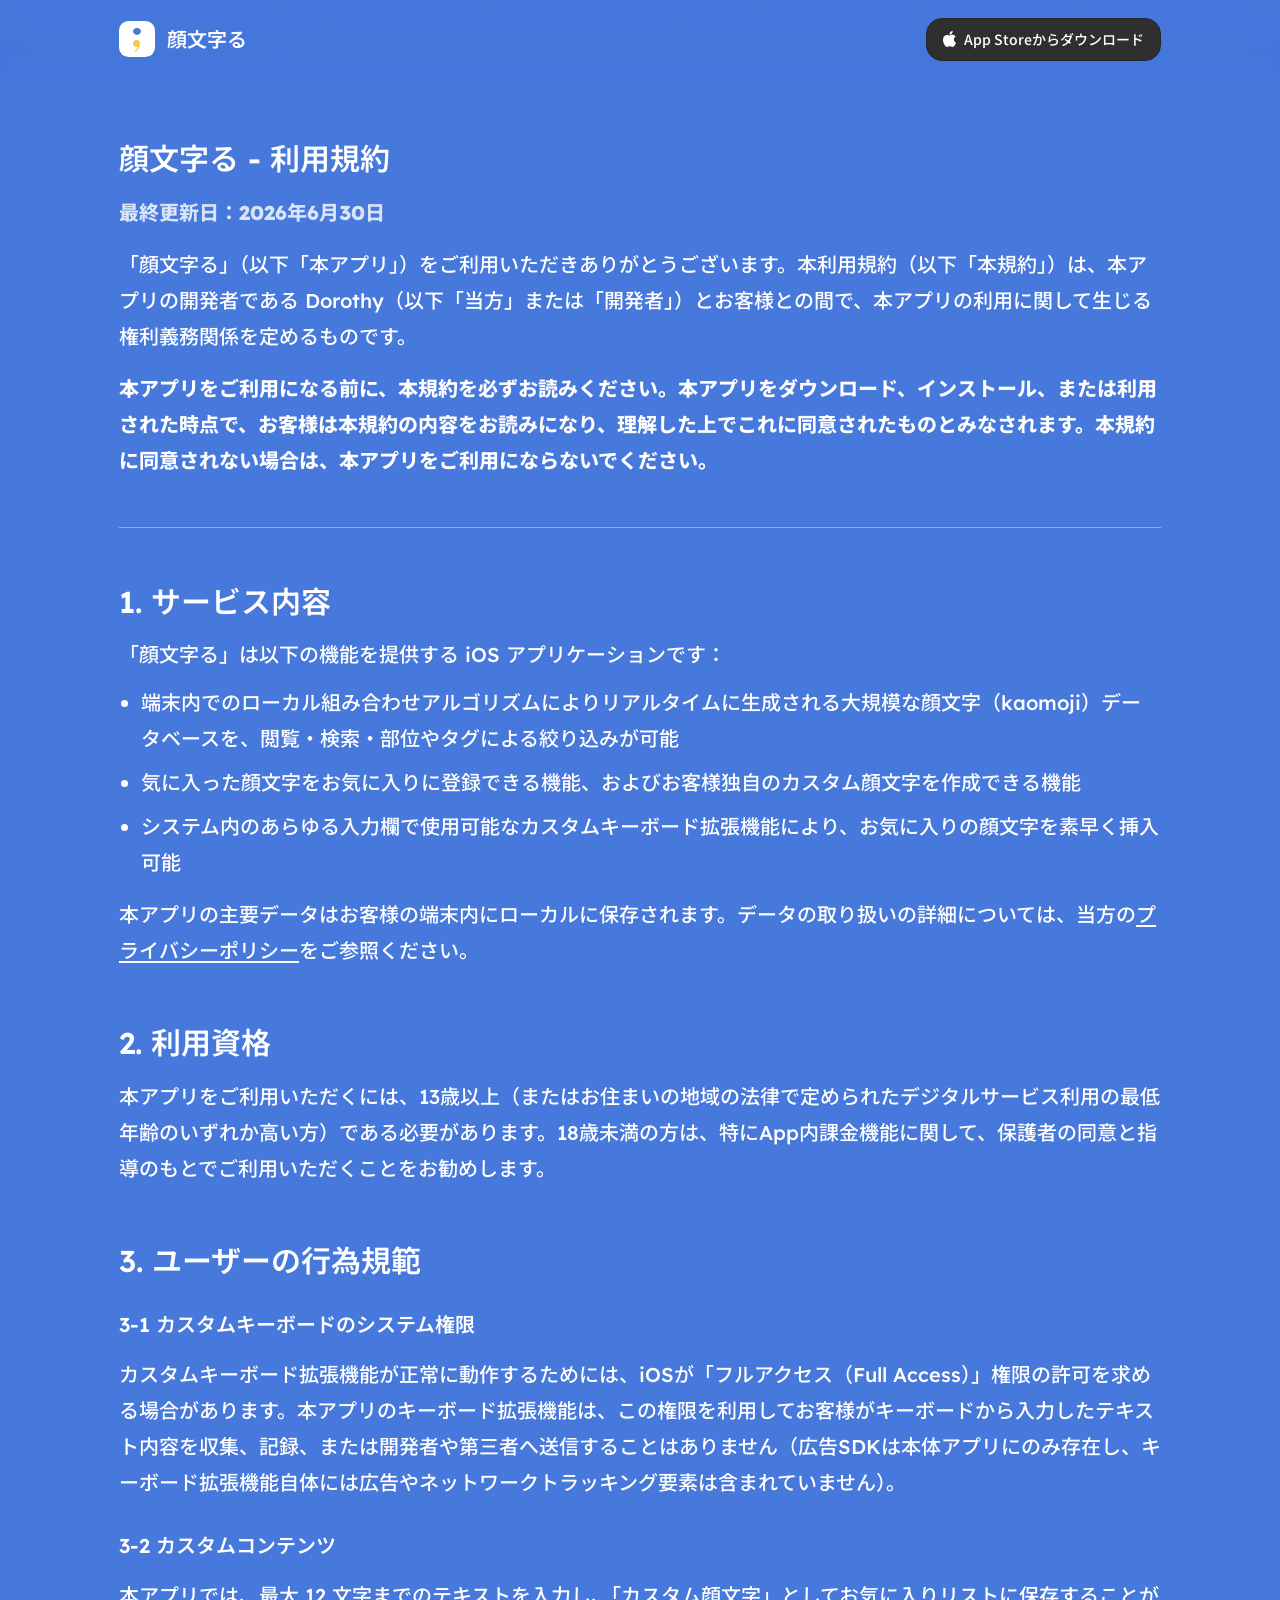
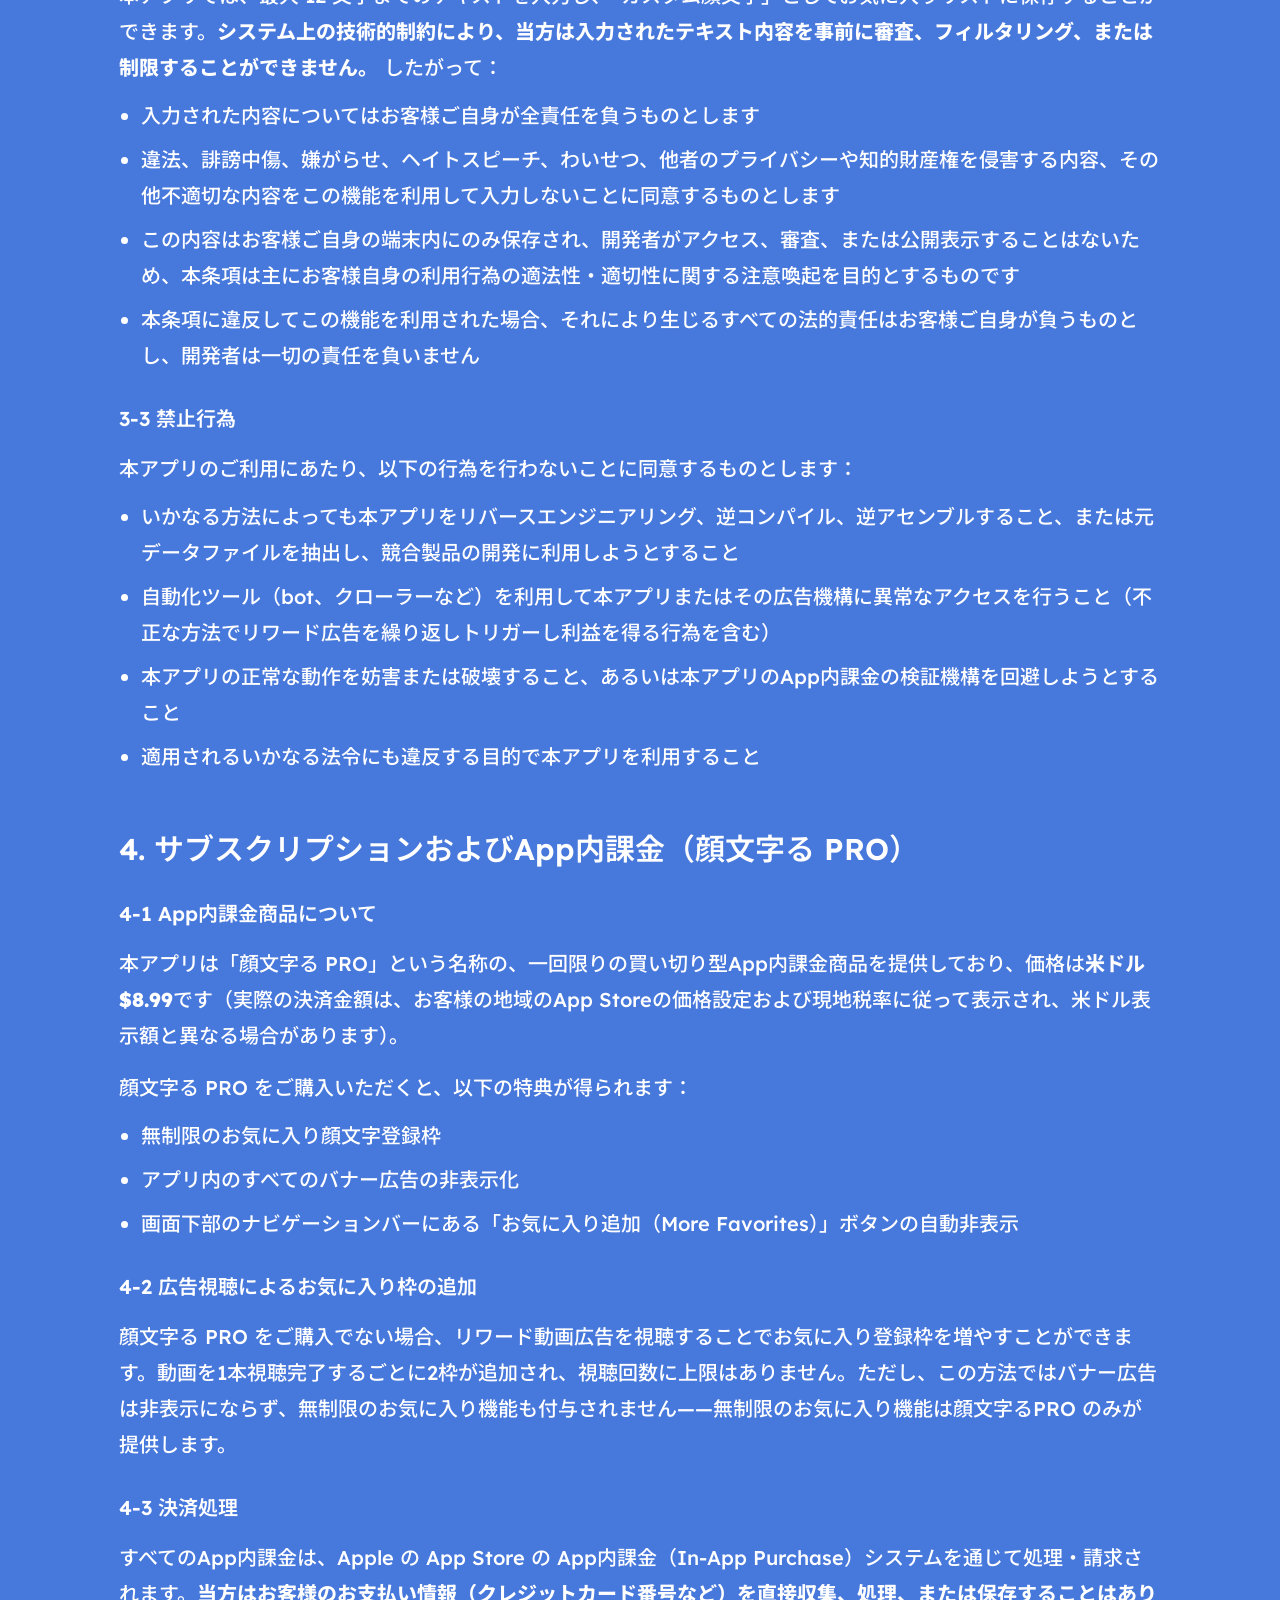
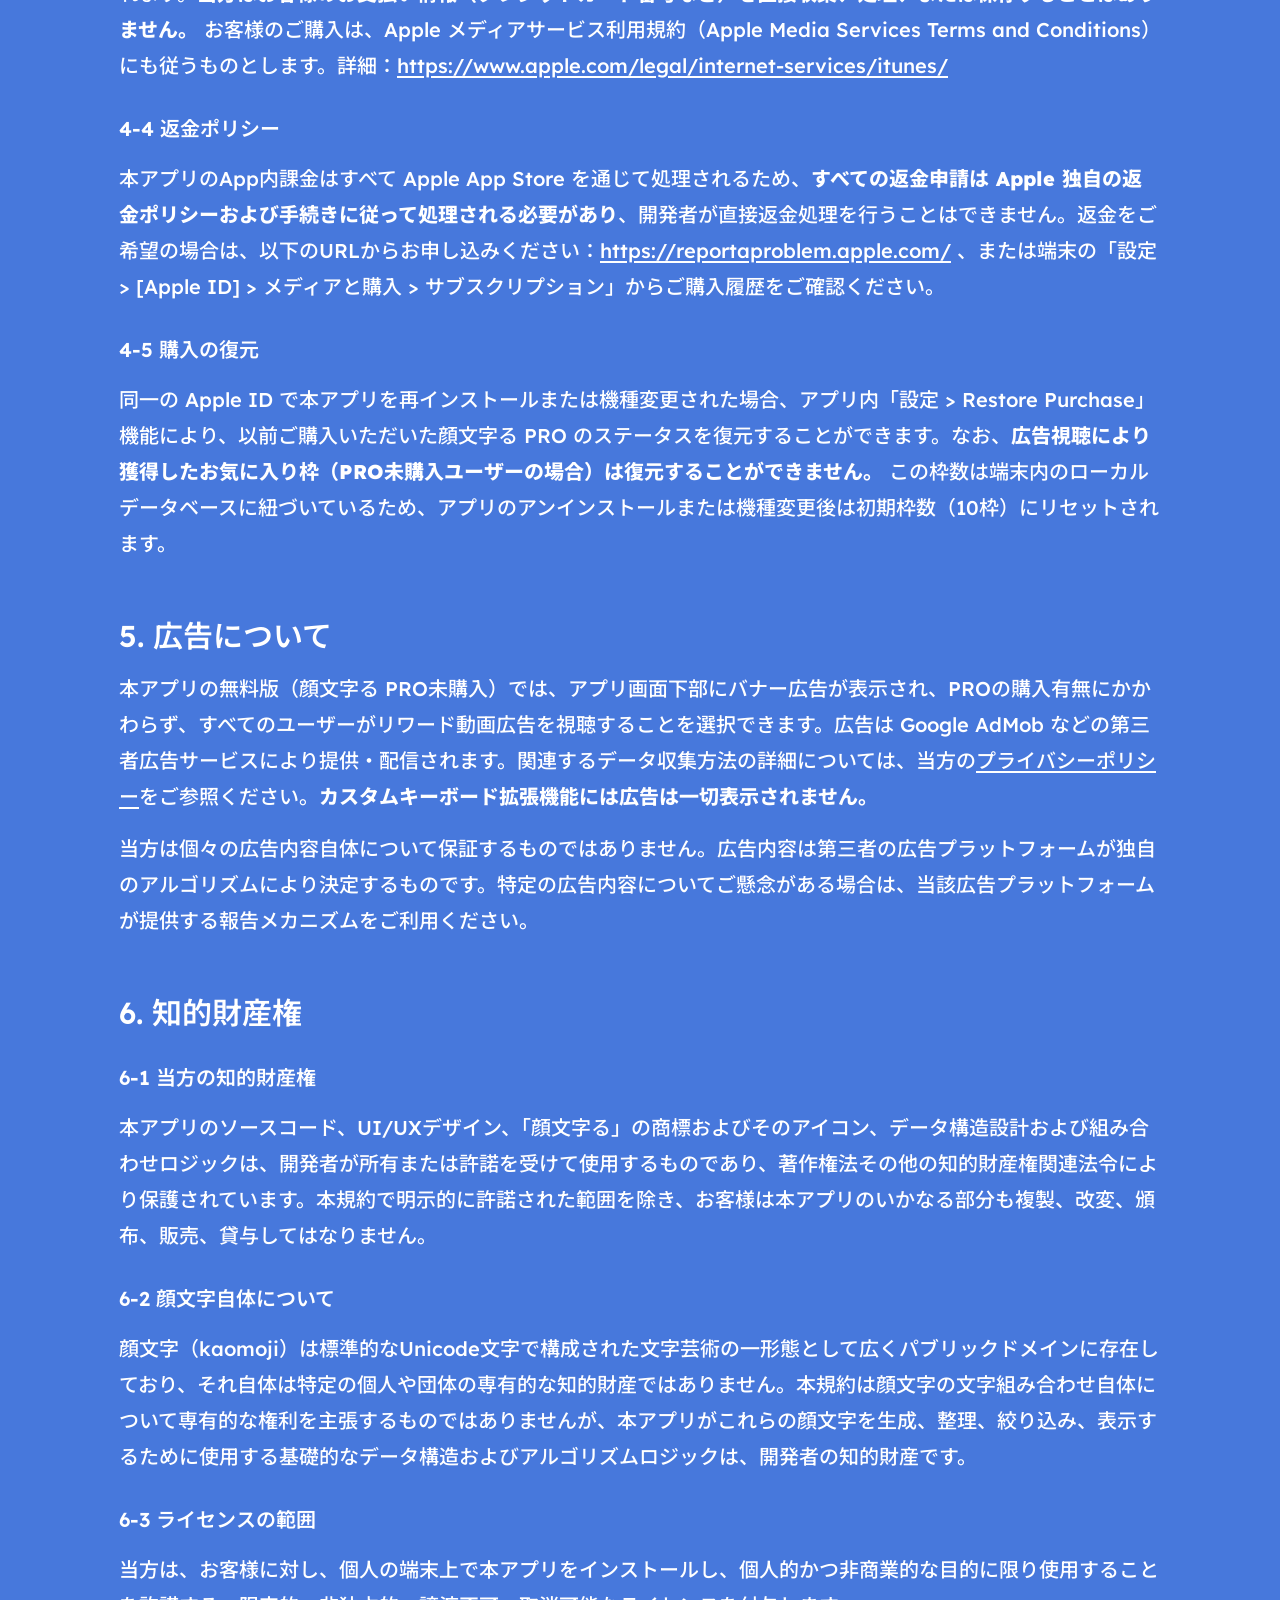
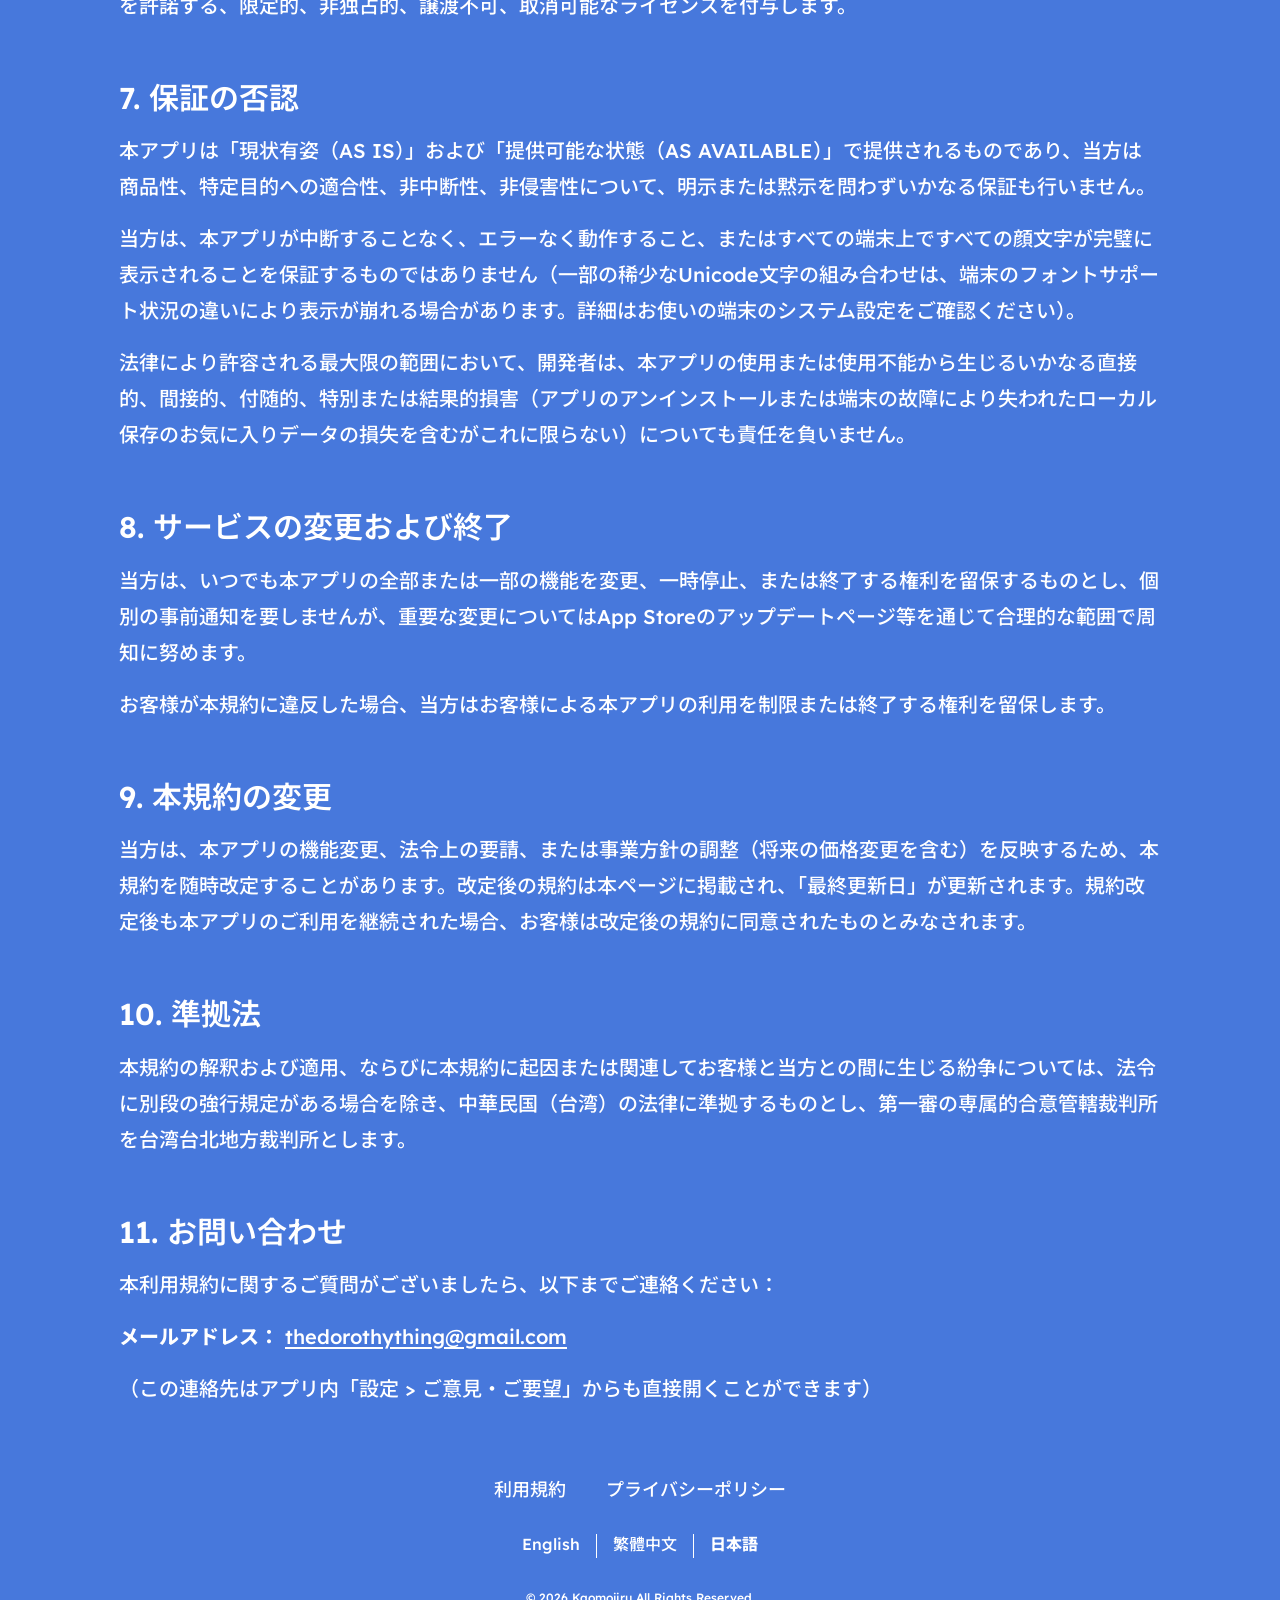
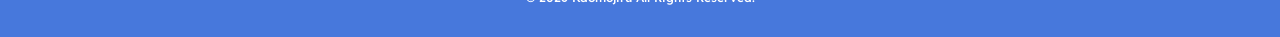
<file: ja/terms.html>
<!DOCTYPE html>
<html lang="ja">
<head>
  <meta charset="UTF-8" />
  <meta name="viewport" content="width=device-width, initial-scale=1.0" />
  <title>利用規約｜顔文字る</title>
  <link rel="icon" type="image/svg+xml" href="../images/favicon.svg" />
  <meta name="description" content="顔文字る 利用規約。" />
  <link rel="alternate" hreflang="zh-Hant" href="../terms.html" />
  <link rel="alternate" hreflang="en" href="../en/terms.html" />
  <link rel="alternate" hreflang="ja" href="terms.html" />
  <link rel="preconnect" href="https://fonts.googleapis.com" />
  <link rel="preconnect" href="https://fonts.gstatic.com" crossorigin />
  <link href="https://fonts.googleapis.com/css2?family=Lexend+Deca:wght@500;600;800&family=Noto+Sans+JP:wght@500;600;800&family=Noto+Sans+TC:wght@500;600;800&display=swap" rel="stylesheet" />
  <link rel="stylesheet" href="../css/style.css?v=4" />
  <script>document.documentElement.classList.add("js");</script>
</head>
<body>
  <!-- Header：このページには hero がないため、最初から表示 -->
  <header class="site-header is-visible" id="siteHeader">
    <div class="site-header__blur" aria-hidden="true"><span></span><span></span><span></span><span></span><span></span></div>
    <div class="site-header__inner">
      <a class="brand" href="index.html">
        <span class="app-icon app-icon--sm" aria-hidden="true">
          <span class="app-icon__mark">
            <img class="app-icon__top" src="../images/icons/logo_top.svg" alt="" />
            <img class="app-icon__bottom" src="../images/icons/logo_bottom.svg" alt="" />
          </span>
        </span>
        <span class="brand__name">顔文字る</span>
      </a>
      <a class="btn-appstore btn-appstore--sm" href="https://apps.apple.com/jp/app/%E9%A1%94%E6%96%87%E5%AD%97%E3%82%8B/id6787823834" target="_blank" rel="noopener">
        <img src="../images/icons/apple_logo.svg" alt="" width="13.046" height="16" />
        <span>App Storeからダウンロード</span>
      </a>
    </div>
  </header>

  <main class="legal">
    <h1 class="legal__title">顔文字る - 利用規約</h1>
    <p class="legal__updated"><strong>最終更新日：2026年6月30日</strong></p>
    <p>「顔文字る」（以下「本アプリ」）をご利用いただきありがとうございます。本利用規約（以下「本規約」）は、本アプリの開発者である Dorothy（以下「当方」または「開発者」）とお客様との間で、本アプリの利用に関して生じる権利義務関係を定めるものです。</p>
    <p><strong>本アプリをご利用になる前に、本規約を必ずお読みください。本アプリをダウンロード、インストール、または利用された時点で、お客様は本規約の内容をお読みになり、理解した上でこれに同意されたものとみなされます。本規約に同意されない場合は、本アプリをご利用にならないでください。</strong></p>

    <hr class="legal__divider" />

    <h2>1. サービス内容</h2>
    <p>「顔文字る」は以下の機能を提供する iOS アプリケーションです：</p>
    <ul>
      <li>端末内でのローカル組み合わせアルゴリズムによりリアルタイムに生成される大規模な顔文字（kaomoji）データベースを、閲覧・検索・部位やタグによる絞り込みが可能</li>
      <li>気に入った顔文字をお気に入りに登録できる機能、およびお客様独自のカスタム顔文字を作成できる機能</li>
      <li>システム内のあらゆる入力欄で使用可能なカスタムキーボード拡張機能により、お気に入りの顔文字を素早く挿入可能</li>
    </ul>
    <p>本アプリの主要データはお客様の端末内にローカルに保存されます。データの取り扱いの詳細については、当方の<a href="privacy.html">プライバシーポリシー</a>をご参照ください。</p>

    <h2>2. 利用資格</h2>
    <p>本アプリをご利用いただくには、13歳以上（またはお住まいの地域の法律で定められたデジタルサービス利用の最低年齢のいずれか高い方）である必要があります。18歳未満の方は、特にApp内課金機能に関して、保護者の同意と指導のもとでご利用いただくことをお勧めします。</p>

    <h2>3. ユーザーの行為規範</h2>
    <h3>3-1 カスタムキーボードのシステム権限</h3>
    <p>カスタムキーボード拡張機能が正常に動作するためには、iOSが「フルアクセス（Full Access）」権限の許可を求める場合があります。本アプリのキーボード拡張機能は、この権限を利用してお客様がキーボードから入力したテキスト内容を収集、記録、または開発者や第三者へ送信することはありません（広告SDKは本体アプリにのみ存在し、キーボード拡張機能自体には広告やネットワークトラッキング要素は含まれていません）。</p>
    <h3>3-2 カスタムコンテンツ</h3>
    <p>本アプリでは、最大 12 文字までのテキストを入力し、「カスタム顔文字」としてお気に入りリストに保存することができます。<strong>システム上の技術的制約により、当方は入力されたテキスト内容を事前に審査、フィルタリング、または制限することができません。</strong> したがって：</p>
    <ul>
      <li>入力された内容についてはお客様ご自身が全責任を負うものとします</li>
      <li>違法、誹謗中傷、嫌がらせ、ヘイトスピーチ、わいせつ、他者のプライバシーや知的財産権を侵害する内容、その他不適切な内容をこの機能を利用して入力しないことに同意するものとします</li>
      <li>この内容はお客様ご自身の端末内にのみ保存され、開発者がアクセス、審査、または公開表示することはないため、本条項は主にお客様自身の利用行為の適法性・適切性に関する注意喚起を目的とするものです</li>
      <li>本条項に違反してこの機能を利用された場合、それにより生じるすべての法的責任はお客様ご自身が負うものとし、開発者は一切の責任を負いません</li>
    </ul>
    <h3>3-3 禁止行為</h3>
    <p>本アプリのご利用にあたり、以下の行為を行わないことに同意するものとします：</p>
    <ul>
      <li>いかなる方法によっても本アプリをリバースエンジニアリング、逆コンパイル、逆アセンブルすること、または元データファイルを抽出し、競合製品の開発に利用しようとすること</li>
      <li>自動化ツール（bot、クローラーなど）を利用して本アプリまたはその広告機構に異常なアクセスを行うこと（不正な方法でリワード広告を繰り返しトリガーし利益を得る行為を含む）</li>
      <li>本アプリの正常な動作を妨害または破壊すること、あるいは本アプリのApp内課金の検証機構を回避しようとすること</li>
      <li>適用されるいかなる法令にも違反する目的で本アプリを利用すること</li>
    </ul>

    <h2>4. サブスクリプションおよびApp内課金（顔文字る PRO）</h2>
    <h3>4-1 App内課金商品について</h3>
    <p>本アプリは「顔文字る PRO」という名称の、一回限りの買い切り型App内課金商品を提供しており、価格は<strong>米ドル $8.99</strong>です（実際の決済金額は、お客様の地域のApp Storeの価格設定および現地税率に従って表示され、米ドル表示額と異なる場合があります）。</p>
    <p>顔文字る PRO をご購入いただくと、以下の特典が得られます：</p>
    <ul>
      <li>無制限のお気に入り顔文字登録枠</li>
      <li>アプリ内のすべてのバナー広告の非表示化</li>
      <li>画面下部のナビゲーションバーにある「お気に入り追加（More Favorites）」ボタンの自動非表示</li>
    </ul>
    <h3>4-2 広告視聴によるお気に入り枠の追加</h3>
    <p>顔文字る PRO をご購入でない場合、リワード動画広告を視聴することでお気に入り登録枠を増やすことができます。動画を1本視聴完了するごとに2枠が追加され、視聴回数に上限はありません。ただし、この方法ではバナー広告は非表示にならず、無制限のお気に入り機能も付与されません——無制限のお気に入り機能は顔文字るPRO のみが提供します。</p>
    <h3>4-3 決済処理</h3>
    <p>すべてのApp内課金は、Apple の App Store の App内課金（In-App Purchase）システムを通じて処理・請求されます。<strong>当方はお客様のお支払い情報（クレジットカード番号など）を直接収集、処理、または保存することはありません。</strong> お客様のご購入は、Apple メディアサービス利用規約（Apple Media Services Terms and Conditions）にも従うものとします。詳細：<a href="https://www.apple.com/legal/internet-services/itunes/" target="_blank" rel="noopener">https://www.apple.com/legal/internet-services/itunes/</a></p>
    <h3>4-4 返金ポリシー</h3>
    <p>本アプリのApp内課金はすべて Apple App Store を通じて処理されるため、<strong>すべての返金申請は Apple 独自の返金ポリシーおよび手続きに従って処理される必要があり</strong>、開発者が直接返金処理を行うことはできません。返金をご希望の場合は、以下のURLからお申し込みください：<a href="https://reportaproblem.apple.com/" target="_blank" rel="noopener">https://reportaproblem.apple.com/</a> 、または端末の「設定 &gt; [Apple ID] &gt; メディアと購入 &gt; サブスクリプション」からご購入履歴をご確認ください。</p>
    <h3>4-5 購入の復元</h3>
    <p>同一の Apple ID で本アプリを再インストールまたは機種変更された場合、アプリ内「設定 &gt; Restore Purchase」機能により、以前ご購入いただいた顔文字る PRO のステータスを復元することができます。なお、<strong>広告視聴により獲得したお気に入り枠（PRO未購入ユーザーの場合）は復元することができません。</strong> この枠数は端末内のローカルデータベースに紐づいているため、アプリのアンインストールまたは機種変更後は初期枠数（10枠）にリセットされます。</p>

    <h2>5. 広告について</h2>
    <p>本アプリの無料版（顔文字る PRO未購入）では、アプリ画面下部にバナー広告が表示され、PROの購入有無にかかわらず、すべてのユーザーがリワード動画広告を視聴することを選択できます。広告は Google AdMob などの第三者広告サービスにより提供・配信されます。関連するデータ収集方法の詳細については、当方の<a href="privacy.html">プライバシーポリシー</a>をご参照ください。<strong>カスタムキーボード拡張機能には広告は一切表示されません。</strong></p>
    <p>当方は個々の広告内容自体について保証するものではありません。広告内容は第三者の広告プラットフォームが独自のアルゴリズムにより決定するものです。特定の広告内容についてご懸念がある場合は、当該広告プラットフォームが提供する報告メカニズムをご利用ください。</p>

    <h2>6. 知的財産権</h2>
    <h3>6-1 当方の知的財産権</h3>
    <p>本アプリのソースコード、UI/UXデザイン、「顔文字る」の商標およびそのアイコン、データ構造設計および組み合わせロジックは、開発者が所有または許諾を受けて使用するものであり、著作権法その他の知的財産権関連法令により保護されています。本規約で明示的に許諾された範囲を除き、お客様は本アプリのいかなる部分も複製、改変、頒布、販売、貸与してはなりません。</p>
    <h3>6-2 顔文字自体について</h3>
    <p>顔文字（kaomoji）は標準的なUnicode文字で構成された文字芸術の一形態として広くパブリックドメインに存在しており、それ自体は特定の個人や団体の専有的な知的財産ではありません。本規約は顔文字の文字組み合わせ自体について専有的な権利を主張するものではありませんが、本アプリがこれらの顔文字を生成、整理、絞り込み、表示するために使用する基礎的なデータ構造およびアルゴリズムロジックは、開発者の知的財産です。</p>
    <h3>6-3 ライセンスの範囲</h3>
    <p>当方は、お客様に対し、個人の端末上で本アプリをインストールし、個人的かつ非商業的な目的に限り使用することを許諾する、限定的、非独占的、譲渡不可、取消可能なライセンスを付与します。</p>

    <h2>7. 保証の否認</h2>
    <p>本アプリは「現状有姿（AS IS）」および「提供可能な状態（AS AVAILABLE）」で提供されるものであり、当方は商品性、特定目的への適合性、非中断性、非侵害性について、明示または黙示を問わずいかなる保証も行いません。</p>
    <p>当方は、本アプリが中断することなく、エラーなく動作すること、またはすべての端末上ですべての顔文字が完璧に表示されることを保証するものではありません（一部の稀少なUnicode文字の組み合わせは、端末のフォントサポート状況の違いにより表示が崩れる場合があります。詳細はお使いの端末のシステム設定をご確認ください）。</p>
    <p>法律により許容される最大限の範囲において、開発者は、本アプリの使用または使用不能から生じるいかなる直接的、間接的、付随的、特別または結果的損害（アプリのアンインストールまたは端末の故障により失われたローカル保存のお気に入りデータの損失を含むがこれに限らない）についても責任を負いません。</p>

    <h2>8. サービスの変更および終了</h2>
    <p>当方は、いつでも本アプリの全部または一部の機能を変更、一時停止、または終了する権利を留保するものとし、個別の事前通知を要しませんが、重要な変更についてはApp Storeのアップデートページ等を通じて合理的な範囲で周知に努めます。</p>
    <p>お客様が本規約に違反した場合、当方はお客様による本アプリの利用を制限または終了する権利を留保します。</p>

    <h2>9. 本規約の変更</h2>
    <p>当方は、本アプリの機能変更、法令上の要請、または事業方針の調整（将来の価格変更を含む）を反映するため、本規約を随時改定することがあります。改定後の規約は本ページに掲載され、「最終更新日」が更新されます。規約改定後も本アプリのご利用を継続された場合、お客様は改定後の規約に同意されたものとみなされます。</p>

    <h2>10. 準拠法</h2>
    <p>本規約の解釈および適用、ならびに本規約に起因または関連してお客様と当方との間に生じる紛争については、法令に別段の強行規定がある場合を除き、中華民国（台湾）の法律に準拠するものとし、第一審の専属的合意管轄裁判所を台湾台北地方裁判所とします。</p>

    <h2>11. お問い合わせ</h2>
    <p>本利用規約に関するご質問がございましたら、以下までご連絡ください：</p>
    <p><strong>メールアドレス：</strong> <a href="mailto:thedorothything@gmail.com">thedorothything@gmail.com</a></p>
    <p>（この連絡先はアプリ内「設定 &gt; ご意見・ご要望」からも直接開くことができます）</p>
  </main>

  <footer class="site-footer">
    <nav class="site-footer__legal" aria-label="法的情報">
      <a href="terms.html" aria-current="page">利用規約</a>
      <a href="privacy.html">プライバシーポリシー</a>
    </nav>
    <nav class="site-footer__lang" aria-label="言語">
      <a href="../en/terms.html" data-lang="en" lang="en">English</a>
      <span class="site-footer__divider" aria-hidden="true"></span>
      <a href="../terms.html" data-lang="zh" lang="zh-Hant">繁體中文</a>
      <span class="site-footer__divider" aria-hidden="true"></span>
      <a href="terms.html" data-lang="ja" aria-current="page">日本語</a>
    </nav>
    <p class="site-footer__copy">© 2026 Kaomojiru All Rights Reserved.</p>
  </footer>

  <div class="toast" id="toast" role="status" aria-live="polite"></div>

  <script src="../js/main.js?v=4"></script>
</body>
</html>
</file>
<file: css/style.css>
/* =========================================================
   顏文個字 Kaomojiru — Official Website
   目前版本：桌機版（viewport ≥ 1122px）
   ========================================================= */

:root {
  --blue: #4778dc;
  --blue-light: #99b7f5;
  --white: #ffffff;
  --orange: #f5793b;
  --button-dark: #2f2f2f;
  --neutral-900: #252525;
  --kaomoji-text: #000000;

  --content-width: 1074px;
  --column-width: 526px;

  --font-base: "Lexend Deca", "PingFang TC", "Noto Sans TC", "Microsoft JhengHei", sans-serif;
  --font-ui: -apple-system, BlinkMacSystemFont, "SF Pro Text", "SF Pro", "PingFang TC", "Noto Sans TC", sans-serif;
  --font-kaomoji: -apple-system, BlinkMacSystemFont, "SF Pro Text", "Hiragino Sans", "Apple Color Emoji", "Segoe UI Symbol", "Noto Sans JP", "Noto Sans TC", sans-serif;

  --ease-out: cubic-bezier(0.22, 1, 0.36, 1);
}

/* 日文版：漢字使用日文字形 */
:root:lang(ja) {
  --font-base: "Lexend Deca", "Noto Sans JP", "Hiragino Sans", "Hiragino Kaku Gothic ProN", "Yu Gothic", sans-serif;
  --font-ui: -apple-system, BlinkMacSystemFont, "SF Pro Text", "SF Pro", "Hiragino Sans", "Noto Sans JP", sans-serif;
}

*,
*::before,
*::after {
  box-sizing: border-box;
}

html {
  scroll-behavior: smooth;
}

body {
  margin: 0;
  background: var(--blue);
  color: var(--white);
  font-family: var(--font-base);
  font-weight: 600;
  -webkit-font-smoothing: antialiased;
  -moz-osx-font-smoothing: grayscale;
  overflow-x: hidden;
}

h1,
h2,
p {
  margin: 0;
  font-weight: inherit;
}

a {
  color: inherit;
  text-decoration: none;
}

img {
  display: block;
}

/* ---------- App icon（logo） ---------- */
.app-icon {
  position: relative;
  display: block;
  flex-shrink: 0;
  overflow: hidden;
  background: var(--white);
  border-radius: 26.667%;
}

.app-icon--lg {
  width: 80px;
  height: 80px;
}

.app-icon--sm {
  width: 36px;
  height: 36px;
}

.app-icon__mark {
  position: absolute;
  left: 37.5%;
  top: 17.578%;
  width: 25%;
  height: 68.75%;
}

.app-icon__top,
.app-icon__bottom {
  position: absolute;
  width: auto;
  height: auto;
}

.app-icon__top {
  top: 0.92%;
  right: 10.38%;
  bottom: 70.11%;
  left: 10%;
  width: 79.62%;
  height: 28.97%;
}

.app-icon__bottom {
  top: 49.11%;
  right: 11.36%;
  bottom: 1.53%;
  left: 10%;
  width: 78.64%;
  height: 49.36%;
}

/* ---------- App Store 按鈕 ---------- */
.btn-appstore {
  display: inline-flex;
  align-items: center;
  justify-content: center;
  gap: 8px;
  padding: 16px 20px;
  background: var(--button-dark);
  border: 1px solid var(--neutral-900);
  border-radius: 16px;
  color: var(--white);
  font-family: var(--font-ui);
  font-size: 16px;
  font-weight: 510;
  line-height: 1.2;
  white-space: nowrap;
  transition: transform 0.2s var(--ease-out), background-color 0.2s ease;
}

.btn-appstore img {
  width: 16.308px;
  height: 20px;
}

.btn-appstore--sm {
  padding: 12px 16px;
  font-size: 14px;
}

.btn-appstore--sm img {
  width: 13.046px;
  height: 16px;
}

.btn-appstore:hover {
  background: #3a3a3a;
  transform: translateY(-2px);
}

/* 按下：下移 2px 並縮小為 97% */
.btn-appstore:active {
  transform: translateY(2px) scale(0.97);
  transition-duration: 0.08s;
}

.btn-appstore:focus-visible,
.faq-item__question:focus-visible,
.kaomoji-btn:focus-visible,
.site-footer a:focus-visible {
  outline: 2px solid var(--white);
  outline-offset: 3px;
}

/* ---------- Header（滑過第一個 section 後由上方淡入） ---------- */
/* 注意：header 本身不可用 opacity 淡入——父層 opacity < 1 時，
   瀏覽器會暫停子層的 backdrop-filter，導致模糊延遲出現。
   因此 header 只做位移；淡入改由底色（::before）與內容（__inner）各自處理。 */
.site-header {
  --blur-extend: 40px;
  position: fixed;
  inset: 0 0 auto 0;
  z-index: 100;
  transform: translateY(calc(-100% - var(--blur-extend)));
  pointer-events: none;
  transition: transform 0.45s var(--ease-out);
  will-change: transform;
}

.site-header::before {
  content: "";
  position: absolute;
  inset: 0;
  z-index: -2;
  background: url("../images/icons/header_bg.png") center / 100% 100% no-repeat;
  opacity: 0;
  transition: opacity 0.45s var(--ease-out);
}

.site-header.is-visible {
  transform: translateY(0);
  pointer-events: auto;
}

.site-header.is-visible::before,
.site-header.is-visible .site-header__inner {
  opacity: 1;
}

/* Progressive blur：越往上越模糊，並延伸到 header 下方逐漸消失，避免出現明顯分界線 */
.site-header__blur {
  position: absolute;
  inset: 0 0 auto 0;
  z-index: -1;
  height: calc(100% + var(--blur-extend));
  pointer-events: none;
}

.site-header__blur > span {
  position: absolute;
  inset: 0;
}

/* 每一層負責一段高度（0% = 底部，100% = 頂部），模糊程度逐層加倍 */
.site-header__blur > span:nth-child(1) {
  -webkit-backdrop-filter: blur(0.75px);
  backdrop-filter: blur(0.75px);
  -webkit-mask-image: linear-gradient(to top, transparent 0%, #000 12%, #000 26%, transparent 40%);
  mask-image: linear-gradient(to top, transparent 0%, #000 12%, #000 26%, transparent 40%);
}

.site-header__blur > span:nth-child(2) {
  -webkit-backdrop-filter: blur(1.5px);
  backdrop-filter: blur(1.5px);
  -webkit-mask-image: linear-gradient(to top, transparent 12%, #000 26%, #000 40%, transparent 54%);
  mask-image: linear-gradient(to top, transparent 12%, #000 26%, #000 40%, transparent 54%);
}

.site-header__blur > span:nth-child(3) {
  -webkit-backdrop-filter: blur(3px);
  backdrop-filter: blur(3px);
  -webkit-mask-image: linear-gradient(to top, transparent 26%, #000 40%, #000 54%, transparent 68%);
  mask-image: linear-gradient(to top, transparent 26%, #000 40%, #000 54%, transparent 68%);
}

.site-header__blur > span:nth-child(4) {
  -webkit-backdrop-filter: blur(6px);
  backdrop-filter: blur(6px);
  -webkit-mask-image: linear-gradient(to top, transparent 40%, #000 54%, #000 68%, transparent 82%);
  mask-image: linear-gradient(to top, transparent 40%, #000 54%, #000 68%, transparent 82%);
}

.site-header__blur > span:nth-child(5) {
  -webkit-backdrop-filter: blur(12px);
  backdrop-filter: blur(12px);
  -webkit-mask-image: linear-gradient(to top, transparent 54%, #000 68%, #000 100%);
  mask-image: linear-gradient(to top, transparent 54%, #000 68%, #000 100%);
}

.site-header__inner {
  opacity: 0;
  transition: opacity 0.45s var(--ease-out);
  display: flex;
  align-items: center;
  justify-content: space-between;
  width: var(--content-width);
  margin: 0 auto;
  padding: 18px 16px;
}

.brand {
  display: flex;
  align-items: center;
  gap: 12px;
}

.brand__name {
  font-size: 20px;
  font-weight: 600;
  line-height: 1.25;
  white-space: nowrap;
}

/* ---------- Sections ---------- */
.sections {
  width: var(--content-width);
  margin: 0 auto;
  padding-top: 128px; /* header 區 80px + 48px */
}

.section {
  display: flex;
  align-items: center;
  gap: 20px;
  padding: 24px 0;
}

.media {
  display: flex;
  align-items: center;
  justify-content: center;
  width: var(--column-width);
  height: 568px;
  flex-shrink: 0;
}

.media img {
  width: var(--column-width);
  height: auto;
}

.media--hero {
  height: 614px;
  aspect-ratio: 526 / 614;
}

/* Hero 影片：影片上方蓋 status bar，再整體導圓角
   Figma：外框 526 × 614，手機 281.25 × 609（圓角 30px），置中
   全部以手機寬度換算，RWD 縮放時影片、status bar、圓角會等比例一起縮放 */
.hero-phone {
  container-type: inline-size;
  width: 53.47%; /* 281.25 / 526 */
  aspect-ratio: 750 / 1624; /* 影片原始比例（= 281.25 / 609） */
}

.hero-phone__screen {
  position: relative;
  width: 100%;
  height: 100%;
  overflow: hidden;
  border-radius: calc(30 / 281.25 * 100cqw);
  background: #f8f8f8;
  /* 讓 Safari 的 <video> 也確實被圓角裁切 */
  -webkit-mask-image: -webkit-radial-gradient(white, black);
  isolation: isolate;
}

.hero-phone__video {
  display: block;
  width: 100%;
  height: 100%;
  object-fit: cover;
}

/* 加上 .media 提高權重，避免被 .media img 的固定寬度覆蓋 */
.media .hero-phone__statusbar {
  position: absolute;
  top: 0;
  left: 0;
  width: 100%;
  height: auto;
  pointer-events: none;
}

.media--keyboard {
  height: 484px;
}

.text-block {
  display: flex;
  flex-direction: column;
  align-items: center;
  justify-content: center;
  gap: 32px;
  width: var(--column-width);
  height: 568px;
  flex-shrink: 0;
  padding: 16px;
  text-align: center;
  line-height: 1.25;
}

.text-block--keyboard {
  height: 484px;
}

.text-block__title,
.text-block__desc {
  display: flex;
  flex-direction: column;
  align-items: center;
  gap: 16px;
  width: 100%;
}

/* 標題與敘述換行時讓每行長度平均，避免最後一行只剩一兩個字 */
.text-block__title h2,
.text-block__desc p,
.hero-title__tagline {
  text-wrap: balance;
}

.text-block__title h2 {
  font-size: 30px;
  font-weight: 600;
}

.text-block__desc p {
  font-size: 20px;
  font-weight: 600;
}

/* Hero */
.text-block--hero {
  gap: 40px;
  height: 614px;
}

.hero-title {
  display: flex;
  flex-direction: column;
  align-items: center;
  gap: 24px;
  width: 100%;
}

.hero-title__name {
  font-size: 40px;
  font-weight: 600;
  line-height: 1.25;
}

.hero-title__tagline {
  font-size: 24px;
  font-weight: 600;
  line-height: 1.5;
}

/* ---------- 顏文個字商城 banner ---------- */
/* 左右至少保留 60px；空間不夠時整個 banner 等比例縮小（設計原寸 599 × 114） */
.section--banner {
  justify-content: center;
  padding: 0;
}

.market-banner {
  --banner-gutter: 60px;
  position: relative;
  container-type: inline-size;
  width: min(599px, calc(100% - var(--banner-gutter) * 2));
  aspect-ratio: 599 / 114;
  margin: 96px 0;
}

.market-banner__side {
  position: absolute;
  top: 0;
  width: 15.025%; /* 90 / 599 */
  height: 100%;
}

.market-banner__side--left {
  left: 0;
}

.market-banner__side--right {
  right: 0;
}

/* 內部尺寸以 banner 寬度（cqw）換算，原寸時與設計稿相同 */
.market-banner__middle {
  position: absolute;
  left: 8.681%; /* 52 / 599 */
  top: 18.421%; /* 21 / 114 */
  display: flex;
  flex-direction: column;
  align-items: center;
  gap: calc(6 / 599 * 100cqw);
  width: 82.638%; /* 495 / 599 */
  padding: calc(12 / 599 * 100cqw) 0;
  background: var(--orange);
  text-align: center;
  line-height: 1.25;
}

.market-banner__middle h2 {
  font-size: calc(30 / 599 * 100cqw);
  font-weight: 600;
}

.market-banner__middle p {
  font-size: calc(20 / 599 * 100cqw);
  font-weight: 600;
}

/* ---------- 滾動顏文字 ---------- */
.rolling {
  display: flex;
  flex-direction: column;
  gap: 19.2px;
  padding: 32px 0;
  background: var(--blue-light);
  overflow: hidden;
}

.rolling__row {
  display: flex;
  width: 100%;
  overflow: hidden;
  /* 讓上移的按鈕不被裁切 */
  padding: 4px 0;
  margin: -4px 0;
}

.rolling__track {
  display: flex;
  flex-shrink: 0;
  animation: marquee-left var(--duration, 60s) linear infinite;
  will-change: transform;
}

.rolling__row[data-direction="right"] .rolling__track {
  animation-name: marquee-right;
}

/* 滑鼠移到某排時暫停；鍵盤 Tab 到按鈕時也暫停。
   不用 :focus-within，否則滑鼠點擊後按鈕保持 focus，該排會一直停住。
   hover 只在有滑鼠的裝置生效，避免手機點擊後殘留 hover 狀態。 */
@media (hover: hover) {
  .rolling__row:hover .rolling__track {
    animation-play-state: paused;
  }
}

.rolling__row:has(.kaomoji-btn:focus-visible) .rolling__track {
  animation-play-state: paused;
}

.rolling__set {
  display: flex;
  flex-shrink: 0;
  gap: 12.8px;
  padding-right: 12.8px;
}

@keyframes marquee-left {
  from { transform: translateX(0); }
  to   { transform: translateX(-50%); }
}

@keyframes marquee-right {
  from { transform: translateX(-50%); }
  to   { transform: translateX(0); }
}

.kaomoji-btn {
  display: inline-flex;
  align-items: center;
  justify-content: center;
  flex-shrink: 0;
  height: 29.6px;
  padding: 0 16px;
  border: 0;
  border-radius: 12.8px;
  background: var(--white);
  box-shadow: 0 0 0 1px rgba(0, 0, 0, 0.04);
  color: var(--kaomoji-text);
  font-family: var(--font-kaomoji);
  font-size: 12.8px;
  font-weight: 500;
  line-height: 1;
  white-space: nowrap;
  cursor: pointer;
  transition: transform 0.2s var(--ease-out), box-shadow 0.2s ease;
}

@media (hover: hover) {
  .kaomoji-btn:hover {
    transform: translateY(-3px);
    box-shadow: 0 3px 8px rgba(26, 62, 140, 0.18);
  }
}

.kaomoji-btn:active {
  transform: translateY(-1px);
}

/* ---------- 常見問題 ---------- */
.faq {
  display: flex;
  flex-direction: column;
  align-items: center;
  gap: 32px;
  width: 1075px;
  margin: 0 auto;
  padding: 60px 24px;
}

.faq__heading {
  width: 100%;
  font-size: 32px;
  font-weight: 600;
  line-height: 1.25;
  text-align: center;
}

.faq__list {
  display: flex;
  flex-direction: column;
  gap: 20px;
  width: 100%;
}

.faq-item {
  display: flex;
  flex-direction: column;
  gap: 6px;
}

.faq-item__question {
  display: flex;
  align-items: center;
  gap: 16px;
  width: 100%;
  padding: 16px 0;
  border: 0;
  background: none;
  color: var(--white);
  font-family: var(--font-base);
  font-size: 22px;
  font-weight: 600;
  line-height: 1.25;
  text-align: left;
  cursor: pointer;
}

.faq-item__question span {
  flex: 1 0 0;
  min-width: 1px;
}

.faq-item__arrow {
  width: 40px;
  height: 40px;
  flex-shrink: 0;
  transform: rotate(180deg); /* 收合時朝下 */
  transition: transform 0.35s var(--ease-out);
}

.faq-item.is-open .faq-item__arrow {
  transform: rotate(0deg); /* 展開時朝上 */
}

.faq-item__answer {
  display: grid;
  grid-template-rows: 0fr;
  transition: grid-template-rows 0.4s var(--ease-out), opacity 0.4s ease;
  opacity: 0;
}

.faq-item.is-open .faq-item__answer {
  grid-template-rows: 1fr;
  opacity: 1;
}

.faq-item__answer-inner {
  overflow: hidden;
  font-size: 16px;
  font-weight: 500;
  line-height: 2;
}

/* ---------- Footer ---------- */
.site-footer {
  display: flex;
  flex-direction: column;
  align-items: center;
  justify-content: center;
  gap: 32px;
  width: 1075px;
  margin: 0 auto;
  padding: 32px 0;
  font-weight: 500;
  line-height: 1.25;
  text-align: center;
}

.site-footer__legal {
  display: flex;
  align-items: center;
  gap: 40px;
  font-size: 18px;
}

.site-footer__lang {
  display: flex;
  align-items: flex-start;
  gap: 16px;
  font-size: 16px;
}

.site-footer__lang a[aria-current="page"] {
  font-weight: 800;
}

.site-footer__divider {
  width: 1px;
  height: 24px;
  background: var(--white);
}

.site-footer__copy {
  font-size: 12px;
}

.site-footer a {
  transition: opacity 0.2s ease;
}

.site-footer a:hover {
  opacity: 0.75;
}

/* ---------- 使用條款 / 隱私權政策 ----------
   標題字級 = section title；內文字級 = section description（三種螢幕寬度同首頁） */
.legal {
  width: var(--content-width);
  margin: 0 auto;
  padding: 141px 16px 40px; /* header 77px + 64px */
  line-height: 1.25;
}

.legal__title {
  font-size: 30px;
  font-weight: 600;
}

.legal__updated {
  margin-top: 16px;
  font-size: 20px;
  font-weight: 500;
  opacity: 0.8;
}

.legal__divider {
  height: 1px;
  margin: 48px 0 0;
  border: 0;
  background: rgba(255, 255, 255, 0.4);
}

.legal h2 {
  margin-top: 56px;
  font-size: 30px;
  font-weight: 600;
}

.legal h3 {
  margin-top: 32px;
  font-size: 20px;
  font-weight: 600;
}

.legal p,
.legal li {
  font-size: 20px;
  font-weight: 500;
  line-height: 1.8;
}

.legal p {
  margin-top: 16px;
}

.legal strong {
  font-weight: 800;
}

.legal ul {
  margin: 12px 0 0;
  padding-left: 1.4em;
}

.legal li + li {
  margin-top: 8px;
}

.legal a {
  text-decoration: underline;
  text-underline-offset: 3px;
  overflow-wrap: anywhere;
}

.legal a:hover {
  opacity: 0.75;
}

@media (max-width: 1121.98px) {
  .legal {
    width: 100%;
    padding: 141px 32px 40px;
  }

  .legal__title,
  .legal h2 {
    font-size: 26px;
  }

  .legal__updated,
  .legal h3,
  .legal p,
  .legal li {
    font-size: 18px;
  }
}

@media (max-width: 599.98px) {
  .legal {
    padding: 117px 24px 32px; /* header 77px + 40px */
  }

  .legal__title,
  .legal h2 {
    font-size: 22px;
  }

  .legal__updated,
  .legal h3,
  .legal p,
  .legal li {
    font-size: 14px;
  }

  .legal__divider {
    margin-top: 32px;
  }

  .legal h2 {
    margin-top: 40px;
  }

  .legal h3 {
    margin-top: 24px;
  }
}

/* ---------- 複製提示 ---------- */
.toast {
  position: fixed;
  left: 50%;
  bottom: 40px;
  z-index: 200;
  padding: 10px 18px;
  border-radius: 16px;
  background: #267f53;
  color: var(--white);
  font-size: 14px;
  font-weight: 500;
  box-shadow: 0 4px 16px rgba(0, 0, 0, 0.15);
  opacity: 0;
  transform: translate(-50%, 12px);
  pointer-events: none;
  transition: opacity 0.25s ease, transform 0.25s var(--ease-out);
}

.toast.is-visible {
  opacity: 1;
  transform: translate(-50%, 0);
}

/* =========================================================
   平板版（600px ≤ viewport < 1122px）
   每個 section 由橫向改為直向排列，且一律「先文字、再圖片」
   ※ 600px 以下也會套用這組樣式，再由下方手機版覆寫差異
   ========================================================= */
@media (max-width: 1121.98px) {
  .site-header__inner {
    width: 100%;
  }

  .sections {
    width: 100%;
    padding-top: 80px;
  }

  .section {
    flex-direction: column;
    justify-content: center;
  }

  /* HTML 中圖片在前的 section，也讓文字排到上面 */
  .section .text-block {
    order: -1;
  }

  .text-block,
  .text-block--hero,
  .text-block--keyboard {
    height: auto;
  }

  /* 字級 */
  .hero-title__name {
    font-size: 36px;
  }

  .hero-title__tagline {
    font-size: 20px;
  }

  .text-block__title h2 {
    font-size: 26px;
  }

  .text-block__desc p {
    font-size: 18px;
  }

  .faq {
    width: 100%;
    padding: 60px 32px;
  }

  .faq__heading {
    font-size: 28px;
  }

  .faq-item__question {
    font-size: 20px;
  }

  .site-footer {
    width: 100%;
  }
}

/* =========================================================
   手機版（viewport < 600px）
   沿用平板版的直向排列，再進一步縮小字級；圖片隨螢幕寬度等比例縮小
   ========================================================= */
@media (max-width: 599.98px) {
  /* 顏文個字商城 banner：左右與螢幕邊緣保持 40px */
  .market-banner {
    --banner-gutter: 40px;
  }

  /* 文字區塊撐滿寬度（左右 16px padding） */
  .text-block {
    width: 100%;
    gap: 24px;
  }

  .text-block--keyboard {
    gap: 32px;
  }

  .text-block--hero {
    gap: 40px;
  }

  .text-block__title,
  .text-block__desc {
    gap: 8px;
  }

  /* 圖片：最寬 526px，左右至少保留 24px，高度依比例縮放 */
  .media,
  .media--hero,
  .media--keyboard {
    width: min(var(--column-width), calc(100% - 48px));
    height: auto;
  }

  .media img {
    width: 100%;
  }

  /* 字級 */
  .hero-title__name {
    font-size: 32px;
  }

  .hero-title__tagline {
    font-size: 16px;
  }

  .text-block__title h2 {
    font-size: 22px;
  }

  .text-block__desc p {
    font-size: 14px;
  }

  .faq {
    padding: 60px 24px;
  }

  .faq__heading {
    font-size: 24px;
  }

  .faq-item__question {
    padding: 8px 0;
    font-size: 18px;
  }

  .faq-item__answer-inner {
    font-size: 14px;
  }
}

/* ---------- 窄螢幕 header：logo 旁的名稱與按鈕放不下時，只留 logo ----------
   英文、日文的按鈕文字較長，420px 以下就放不下；中文在 340px 以下才需要 */
@media (max-width: 419.98px) {
  :lang(en) .brand__name,
  :lang(ja) .brand__name {
    position: absolute;
    width: 1px;
    height: 1px;
    overflow: hidden;
    clip-path: inset(50%);
    white-space: nowrap;
  }
}

@media (max-width: 339.98px) {
  .brand__name {
    position: absolute;
    width: 1px;
    height: 1px;
    overflow: hidden;
    clip-path: inset(50%);
    white-space: nowrap;
  }
}

/* =========================================================
   動畫：section 淡入 + 文字逐字出現
   ========================================================= */
.js [data-reveal] {
  opacity: 0;
  transform: translateY(40px);
  transition: opacity 0.9s var(--ease-out), transform 0.9s var(--ease-out);
}

.js [data-reveal].is-revealed {
  opacity: 1;
  transform: none;
}

/* 逐字動畫速度：--char-stagger 為每個字之間的間隔，--char-duration 為單字出現所需時間 */
:root {
  --char-stagger: 25ms;
  --char-duration: 0.35s;
}

.js [data-type] .word {
  display: inline-block;
  white-space: nowrap;
}

.js [data-type] .char {
  display: inline-block;
  opacity: 0;
  transform: translateY(0.35em);
  white-space: pre;
}

.js .is-revealed [data-type] .char,
.js [data-type].is-revealed .char {
  animation: char-in var(--char-duration) var(--ease-out) forwards;
  animation-delay: calc(var(--char-delay, 0ms) + var(--i) * var(--char-stagger));
}

@keyframes char-in {
  to {
    opacity: 1;
    transform: none;
  }
}

@media (prefers-reduced-motion: reduce) {
  html {
    scroll-behavior: auto;
  }

  .js [data-reveal],
  .js [data-type] .char {
    opacity: 1 !important;
    transform: none !important;
    transition: none !important;
    animation: none !important;
  }

  .rolling__track {
    animation-duration: 240s;
  }
}
</file>
